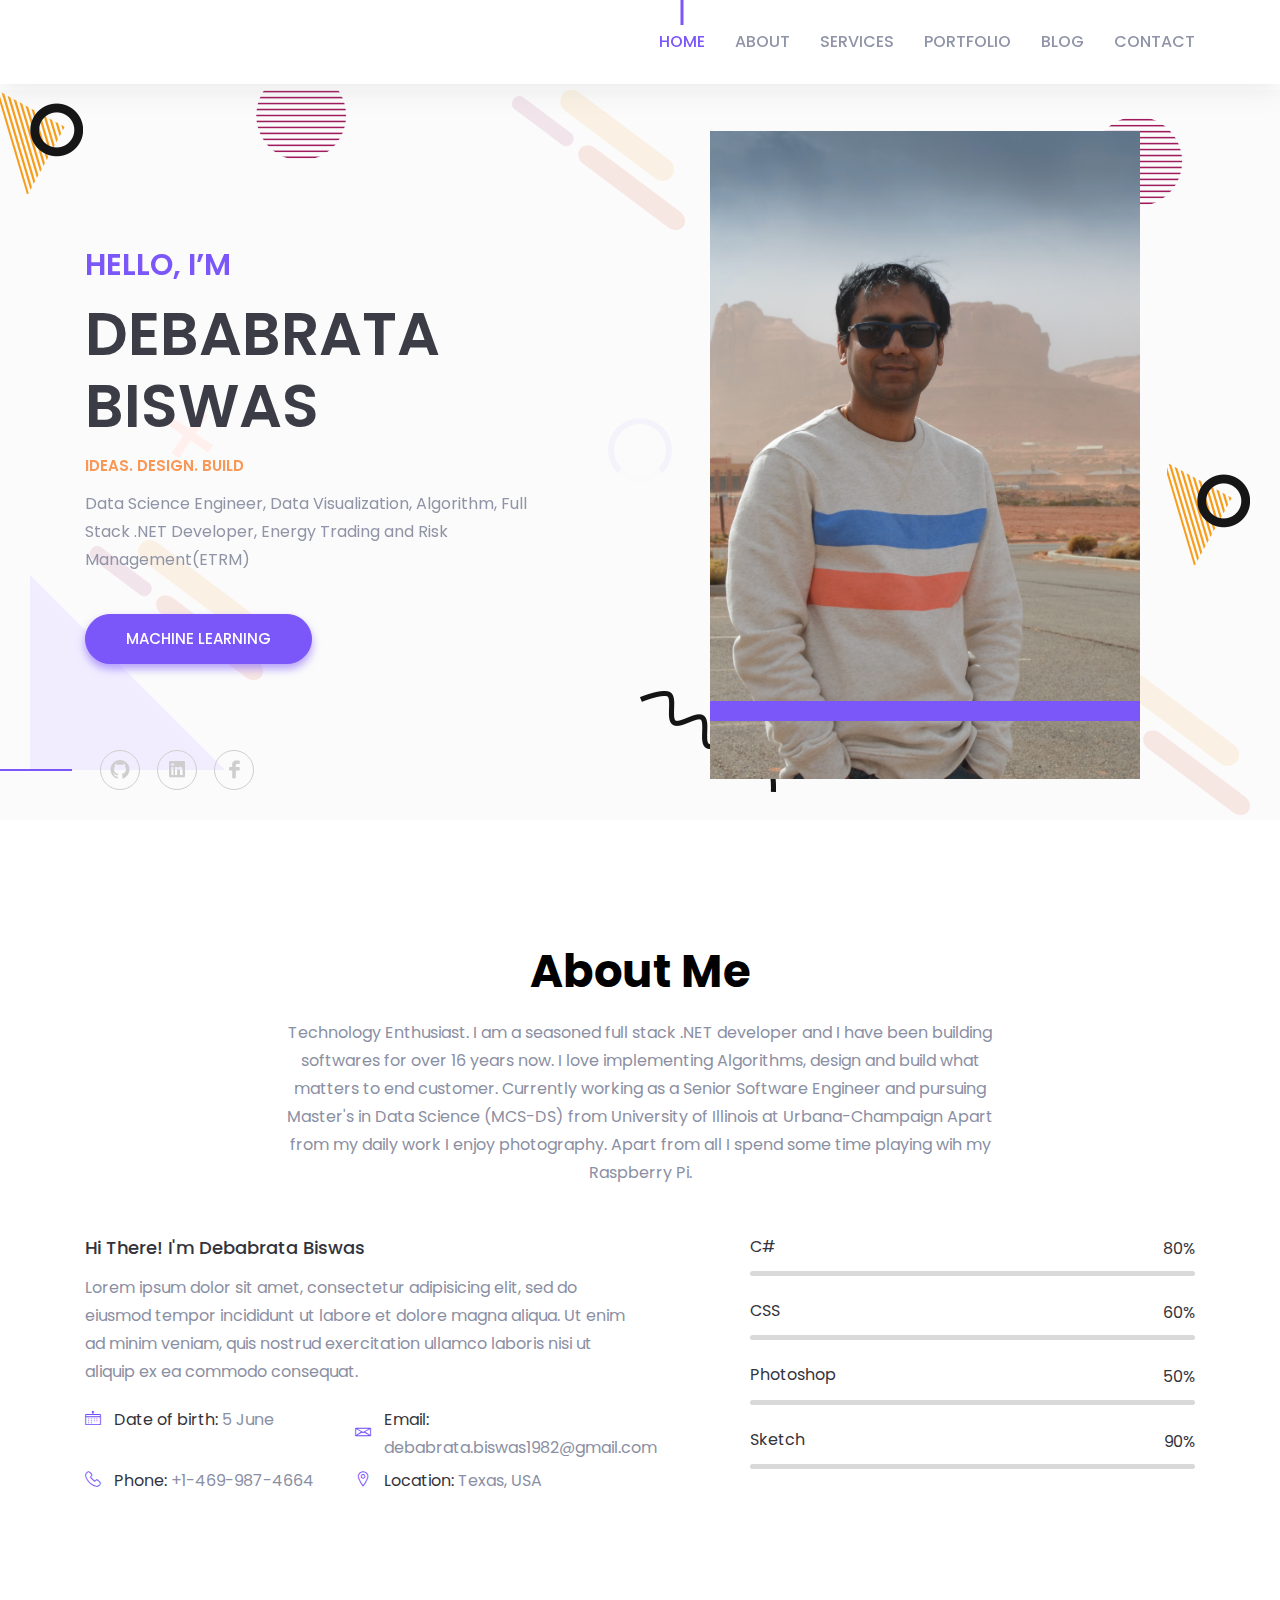
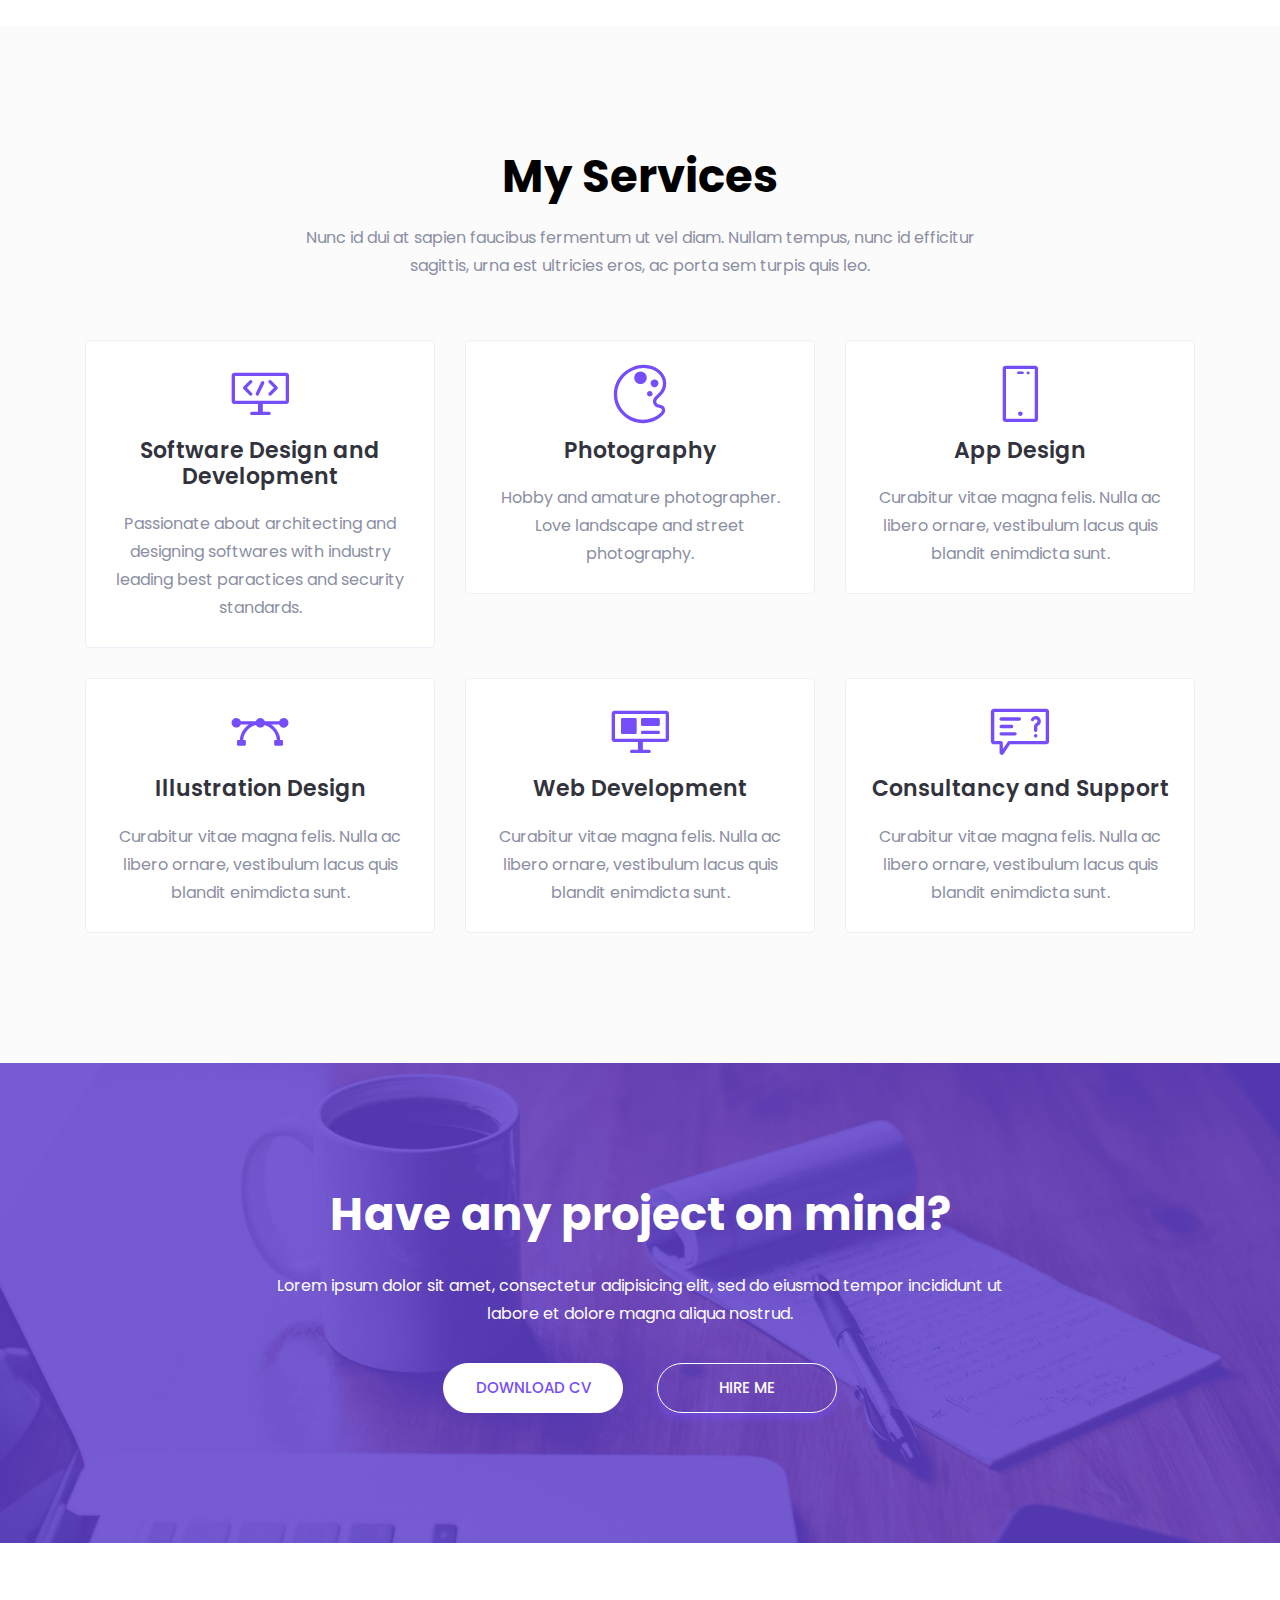
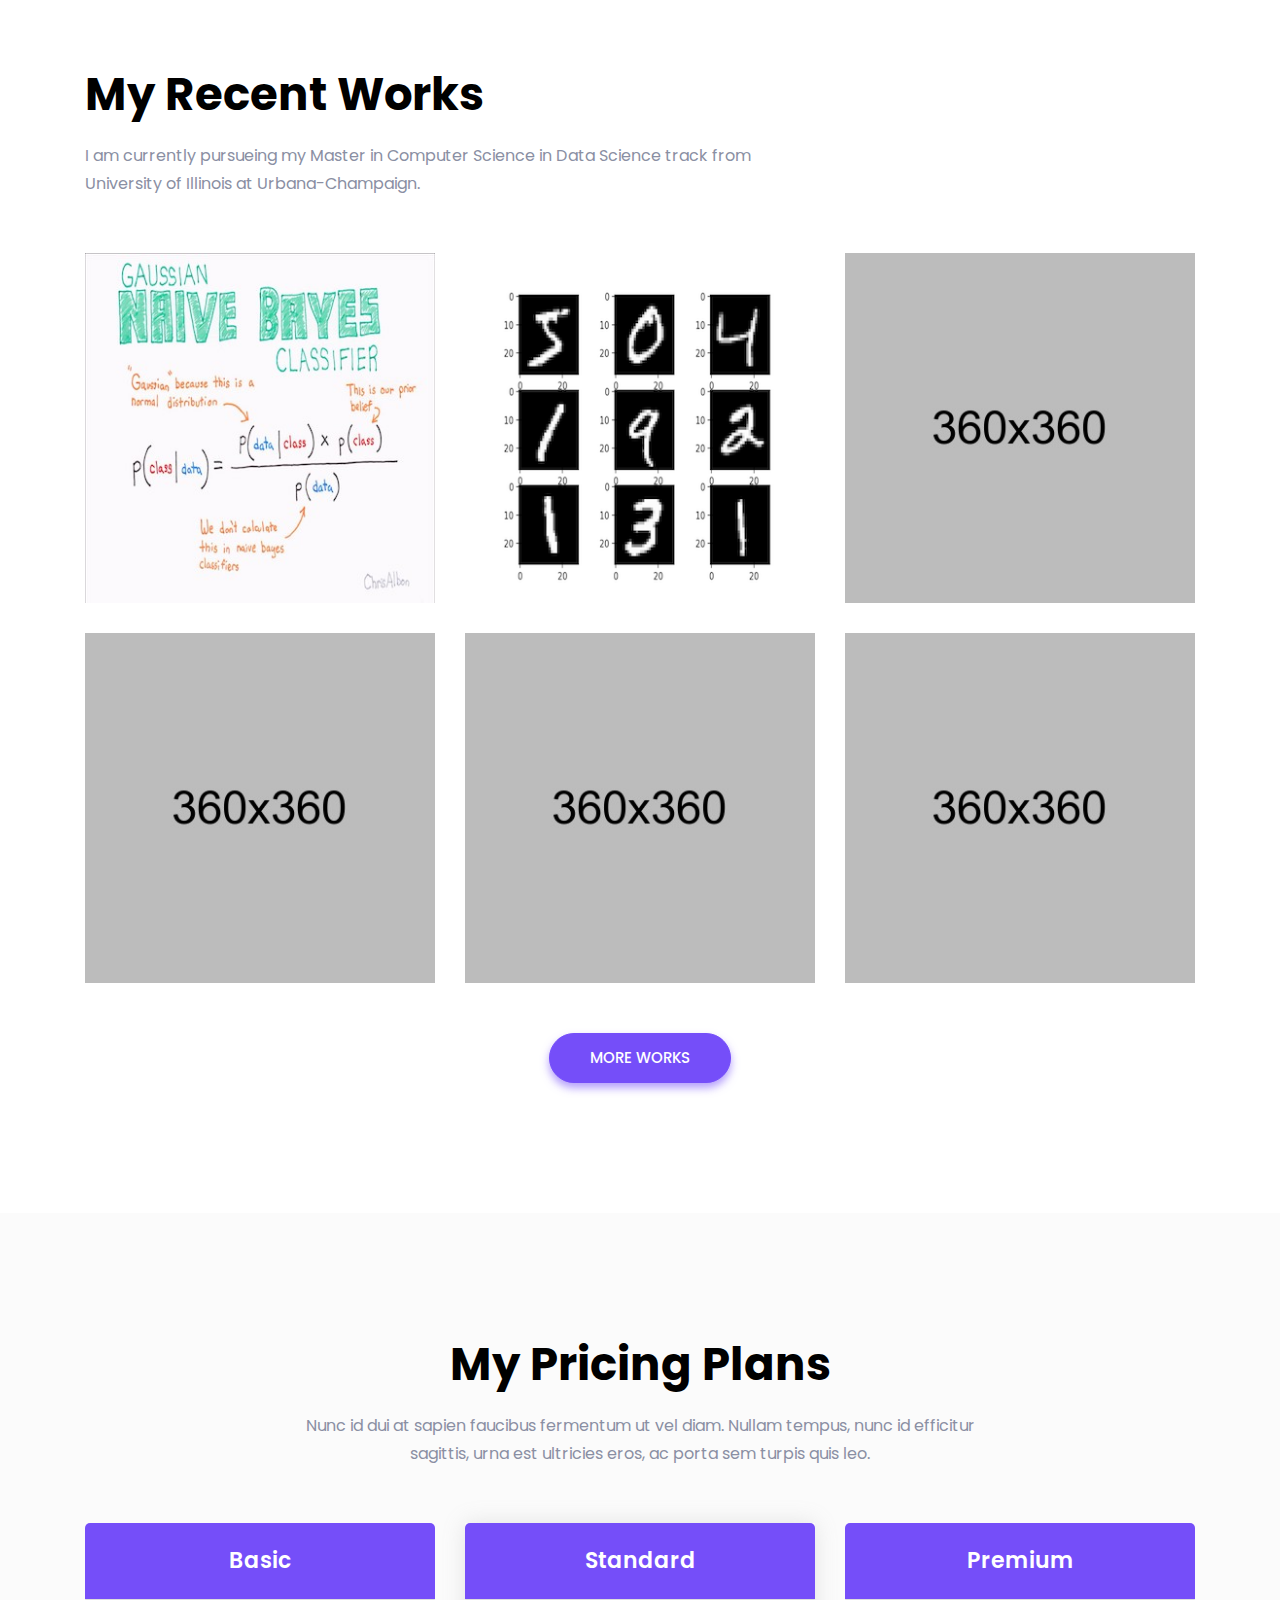
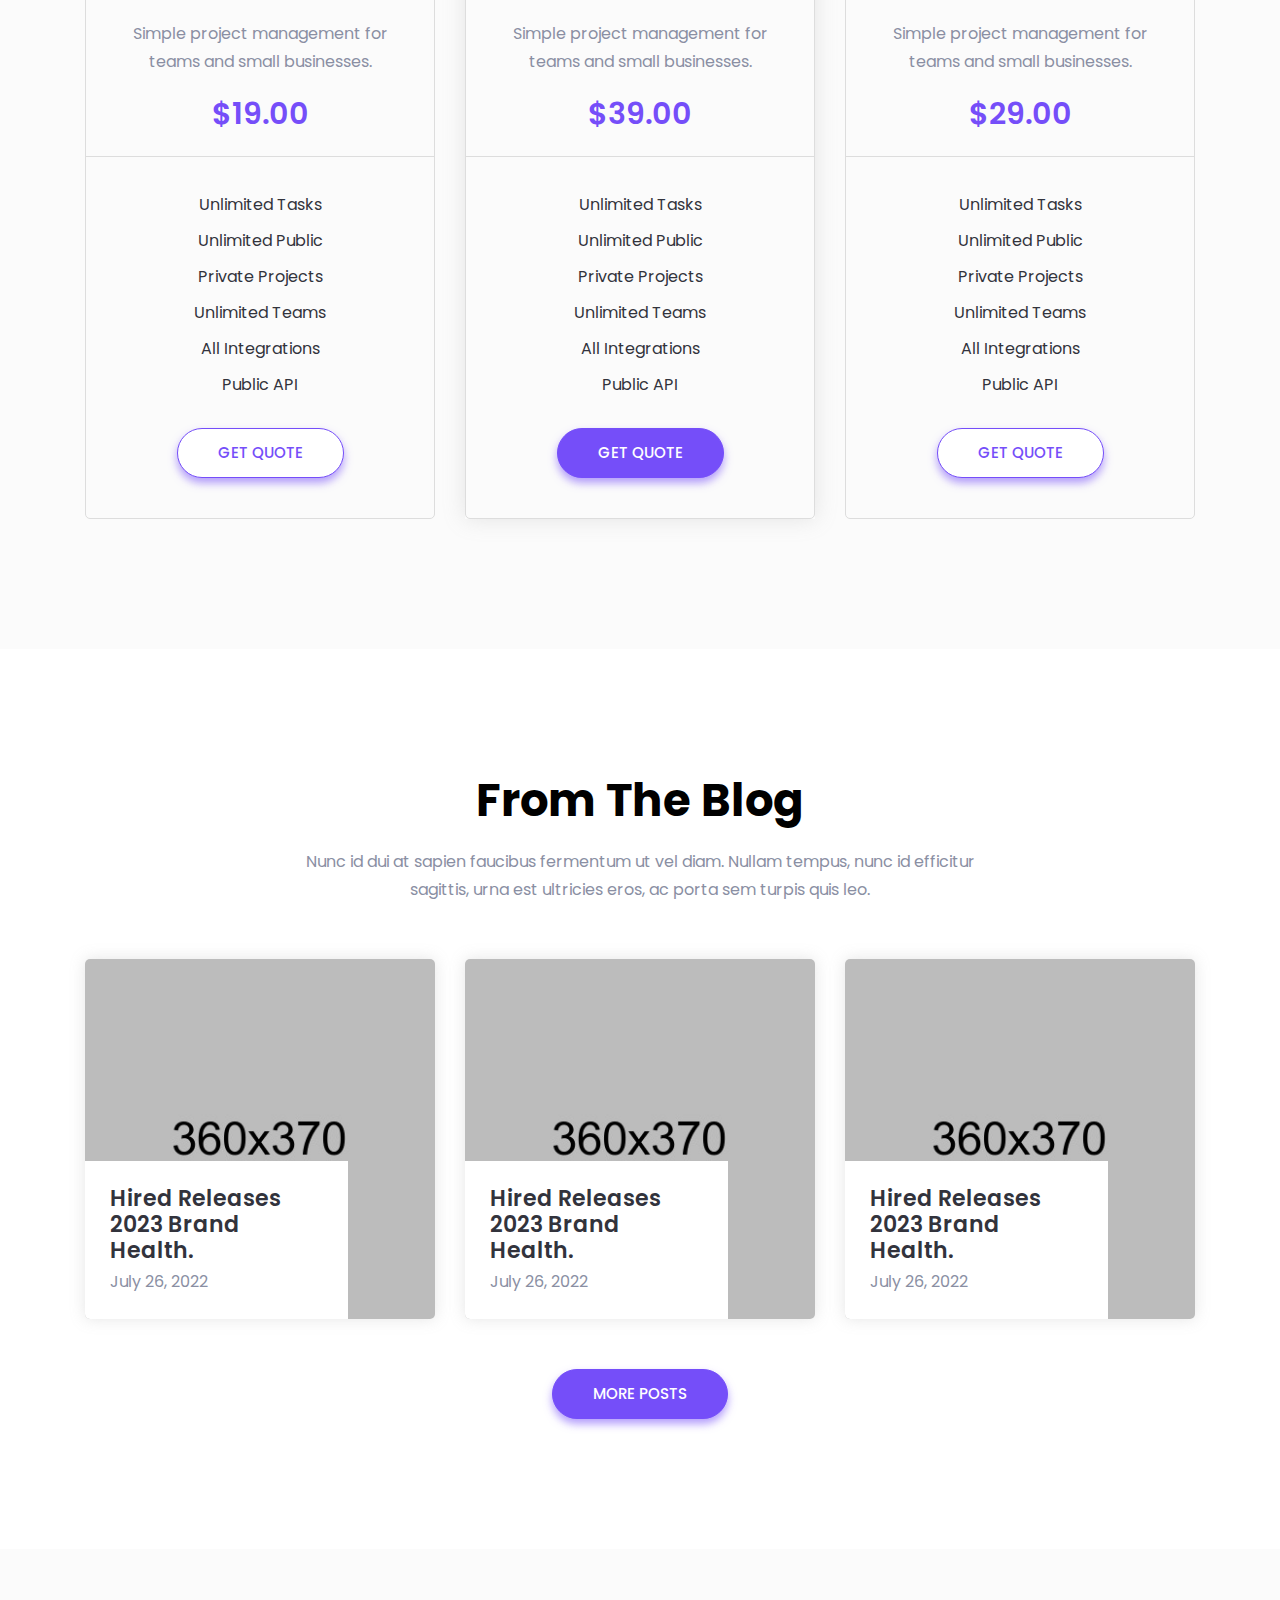
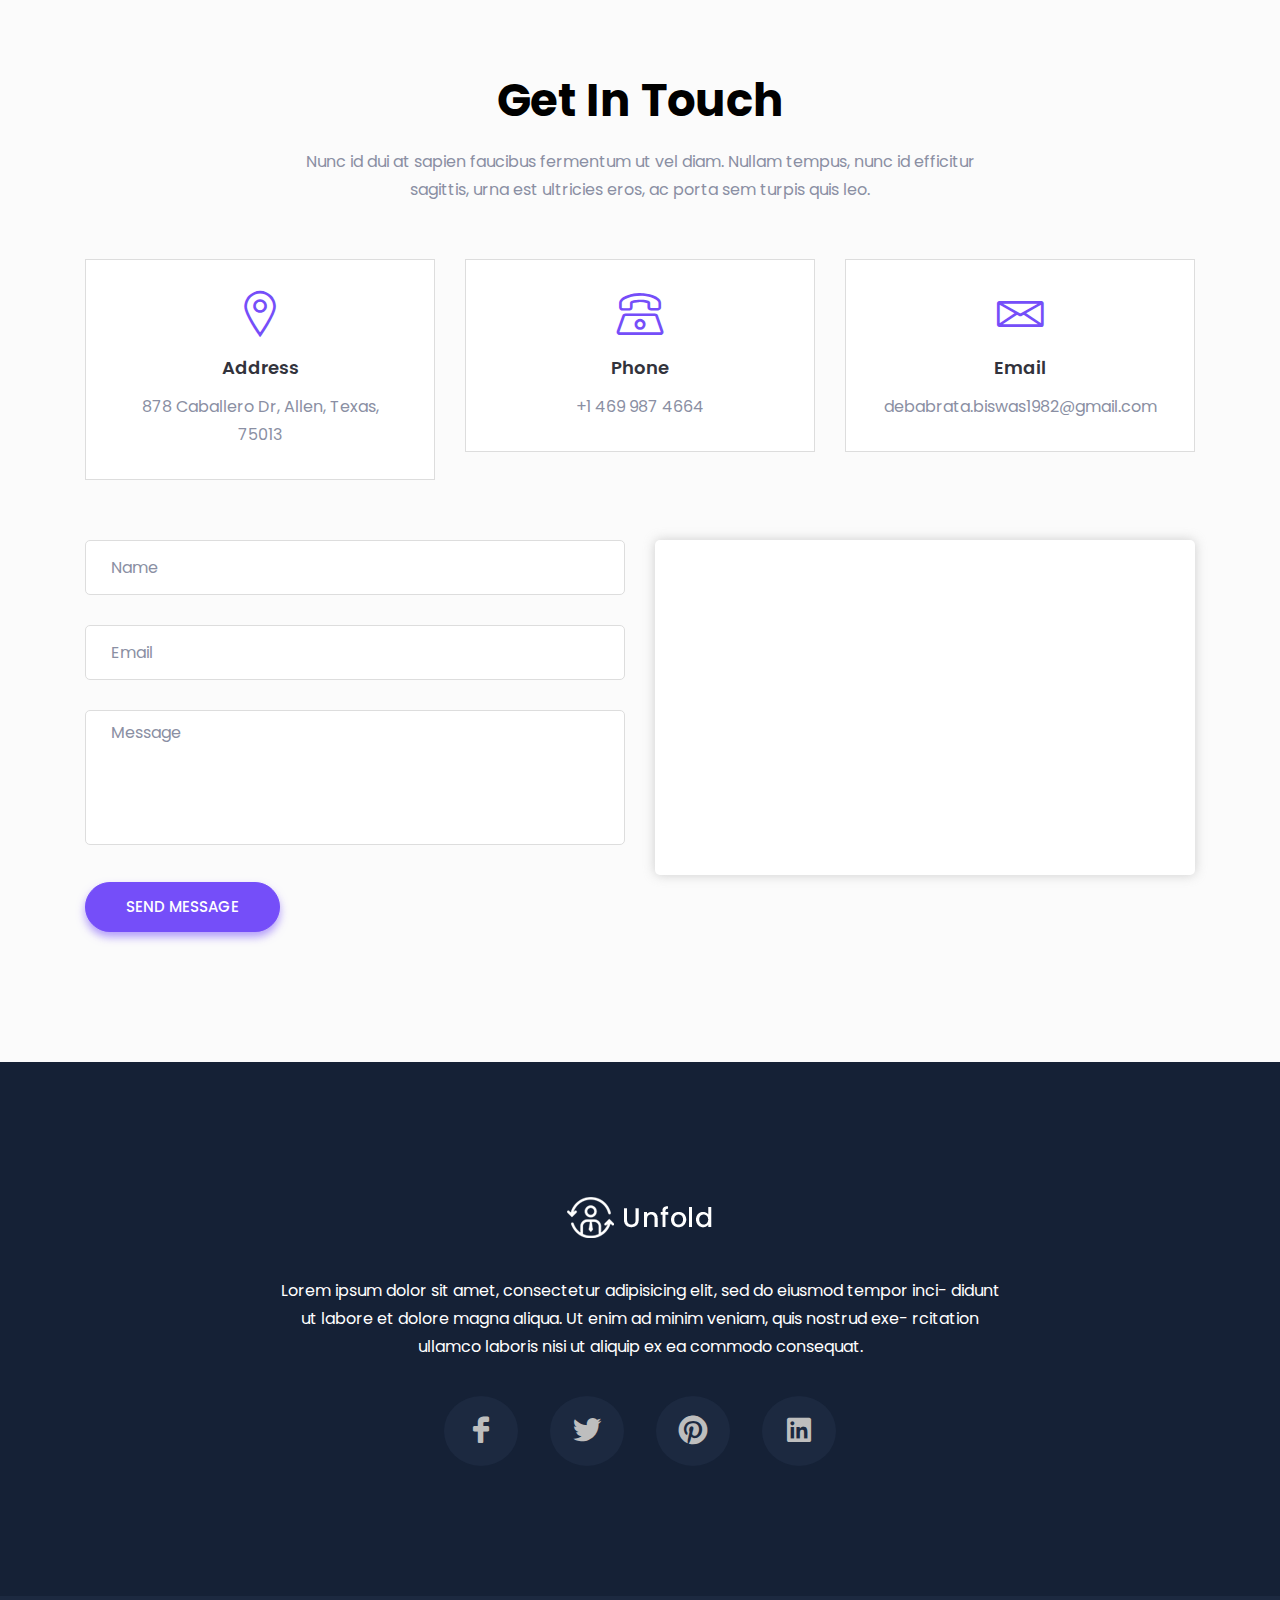
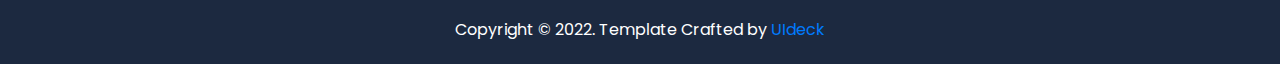
<file: Resume/index.html>
﻿<!doctype html>
<html lang="en">
<head>
    <!--====== Required meta tags ======-->
    <meta charset="utf-8">
    <meta http-equiv="x-ua-compatible" content="ie=edge">
    <meta name="description" content="">
    <meta name="viewport" content="width=device-width, initial-scale=1, shrink-to-fit=no">
    <!--====== Title ======-->
    <title>Debabrata Biswas - Professional Resume</title>
    <!--====== Favicon Icon ======-->
    <link rel="shortcut icon" href="assets/images/favicon.png" type="image/png">
    <!--====== Bootstrap css ======-->
    <link rel="stylesheet" href="assets/css/bootstrap.min.css">
    <!--====== Line Icons css ======-->
    <link rel="stylesheet" href="assets/css/LineIcons.css">
    <!--====== Magnific Popup css ======-->
    <link rel="stylesheet" href="assets/css/magnific-popup.css">
    <!--====== Default css ======-->
    <link rel="stylesheet" href="assets/css/default.css">
    <!--====== Style css ======-->
    <link rel="stylesheet" href="assets/css/style.css">

</head>
<body>
    <!--====== PRELOADER PART START ======-->
    <div class="preloader">
        <div class="loader_34">
            <div class="ytp-spinner">
                <div class="ytp-spinner-container">
                    <div class="ytp-spinner-rotator">
                        <div class="ytp-spinner-left">
                            <div class="ytp-spinner-circle"></div>
                        </div>
                        <div class="ytp-spinner-right">
                            <div class="ytp-spinner-circle"></div>
                        </div>
                    </div>
                </div>
            </div>
        </div>
    </div>
    <!--====== PRELOADER ENDS START ======-->
    <!--====== HEADER PART START ======-->
    <header id="home" class="header-area">
        <div class="navigation fixed-top">
            <div class="container">
                <div class="row">
                    <div class="col-lg-12">
                        <nav class="navbar navbar-expand-lg">
                            <a class="navbar-brand" href="index.html">
                                <!--<img src="assets/images/logo.png" alt="Logo">-->
                            </a> <!-- Logo -->
                            <button class="navbar-toggler" type="button" data-toggle="collapse" data-target="#navbarSupportedContent" aria-controls="navbarSupportedContent" aria-expanded="false" aria-label="Toggle navigation">
                                <span class="toggler-icon"></span>
                                <span class="toggler-icon"></span>
                                <span class="toggler-icon"></span>
                            </button>
                            <div class="collapse navbar-collapse" id="navbarSupportedContent">
                                <ul class="navbar-nav ml-auto">
                                    <li class="nav-item active"><a class="page-scroll" href="#home">Home</a></li>
                                    <li class="nav-item"><a class="page-scroll" href="#about">About</a></li>
                                    <li class="nav-item"><a class="page-scroll" href="#service">Services</a></li>
                                    <li class="nav-item"><a class="page-scroll" href="#work">Portfolio</a></li>
                                    <li class="nav-item"><a class="page-scroll" href="#blog">Blog</a></li>
                                    <li class="nav-item"><a class="page-scroll" href="#contact">Contact</a></li>
                                </ul>
                            </div> <!-- navbar collapse -->
                        </nav> <!-- navbar -->
                    </div>
                </div> <!-- row -->
            </div> <!-- container -->
        </div> <!-- navigation -->
        <div id="parallax" class="header-content d-flex align-items-center">
            <div class="header-shape shape-one layer" data-depth="0.10">
                <img src="assets/images/banner/shape/shape-1.png" alt="Shape">
            </div> <!-- header shape -->
            <div class="header-shape shape-tow layer" data-depth="0.30">
                <img src="assets/images/banner/shape/shape-2.png" alt="Shape">
            </div> <!-- header shape -->
            <div class="header-shape shape-three layer" data-depth="0.40">
                <img src="assets/images/banner/shape/shape-3.png" alt="Shape">
            </div> <!-- header shape -->
            <div class="header-shape shape-fore layer" data-depth="0.60">
                <img src="assets/images/banner/shape/shape-2.png" alt="Shape">
            </div> <!-- header shape -->
            <div class="header-shape shape-five layer" data-depth="0.20">
                <img src="assets/images/banner/shape/shape-1.png" alt="Shape">
            </div> <!-- header shape -->
            <div class="header-shape shape-six layer" data-depth="0.15">
                <img src="assets/images/banner/shape/shape-4.png" alt="Shape">
            </div> <!-- header shape -->
            <div class="header-shape shape-seven layer" data-depth="0.50">
                <img src="assets/images/banner/shape/shape-5.png" alt="Shape">
            </div> <!-- header shape -->
            <div class="header-shape shape-eight layer" data-depth="0.40">
                <img src="assets/images/banner/shape/shape-3.png" alt="Shape">
            </div> <!-- header shape -->
            <div class="header-shape shape-nine layer" data-depth="0.20">
                <img src="assets/images/banner/shape/shape-6.png" alt="Shape">
            </div> <!-- header shape -->
            <div class="header-shape shape-ten layer" data-depth="0.30">
                <img src="assets/images/banner/shape/shape-3.png" alt="Shape">
            </div> <!-- header shape -->
            <div class="container">
                <div class="row align-items-center">
                    <div class="col-xl-5 col-lg-6">
                        <div class="header-content-right">
                            <h4 class="sub-title">Hello, I’m</h4>
                            <h1 class="title">Debabrata Biswas</h1>
                            <h6 class="sub-title2">Ideas. Design. Build</h6>
                            <p>Data Science Engineer, Data Visualization, Algorithm, Full Stack .NET Developer, Energy Trading and Risk Management(ETRM)</p>
                            <a class="main-btn" href="#work">Machine Learning</a>
                        </div> <!-- header content right -->
                    </div>
                    <div class="col-lg-6 offset-xl-1">
                        <div class="header-image d-none d-lg-block">
                            <img src="assets/images/20170305-DSC_0848.jpg" alt="hero">
                        </div> <!-- header image -->
                    </div>
                </div> <!-- row -->
            </div> <!-- container -->
            <div class="header-social">
                <div class="container">
                    <div class="row">
                        <div class="col-lg-12">
                            <div class="header-social-icon">
                                <ul>
                                    <li><a href="https://github.com/dbiswas0605" target="_blank"><i class="lni-github-original"></i></a></li>
                                    <li><a href="https://www.linkedin.com/in/debabrata-biswas-59364144/" target="_blank"><i class="lni-linkedin-original"></i></a></li>
                                    <li><a href="https://www.facebook.com/debabrata.biswas.35" target="_blank"><i class="lni-facebook-filled"></i></a></li>
                                </ul>
                            </div> <!-- header social -->
                        </div>
                    </div> <!-- row -->
                </div> <!-- container -->
            </div> <!-- header social -->
        </div> <!-- header content -->
    </header>
    <!--====== HEADER PART ENDS ======-->
    <!--====== ABOUT PART START ======-->
    <section id="about" class="about-area pt-125 pb-130">
        <div class="container">
            <div class="row justify-content-center">
                <div class="col-lg-8">
                    <div class="section-title text-center">
                        <h2 class="title">About Me</h2>
                        <p>
                            Technology Enthusiast. I am a seasoned full stack .NET developer and I have been building softwares for over 16 years now. I love implementing
                            Algorithms, design and build what matters to end customer.
                            Currently working as a Senior Software Engineer and pursuing Master's in Data Science (MCS-DS) from University of Illinois at Urbana-Champaign
                            Apart from my daily work I enjoy photography. Apart from all I spend some time playing wih my Raspberry Pi.
                        </p>
                    </div> <!-- section title -->
                </div>
            </div> <!-- row -->
            <div class="row">
                <div class="col-lg-6">
                    <div class="about-content mt-50">
                        <h5 class="about-title">Hi There! I'm Debabrata Biswas</h5>
                        <p>Lorem ipsum dolor sit amet, consectetur adipisicing elit, sed do eiusmod tempor incididunt ut labore et dolore magna aliqua. Ut enim ad minim veniam, quis nostrud exercitation ullamco laboris nisi ut aliquip ex ea commodo consequat.</p>
                        <ul class="clearfix">
                            <li>
                                <div class="single-info d-flex align-items-center">
                                    <div class="info-icon">
                                        <i class="lni-calendar"></i>
                                    </div>
                                    <div class="info-text">
                                        <p><span>Date of birth:</span> 5 June</p>
                                    </div>
                                </div> <!-- single info -->
                            </li>
                            <li>
                                <div class="single-info d-flex align-items-center">
                                    <div class="info-icon">
                                        <i class="lni-envelope"></i>
                                    </div>
                                    <div class="info-text">
                                        <p><span>Email:</span> debabrata.biswas1982@gmail.com</p>
                                    </div>
                                </div> <!-- single info -->
                            </li>
                            <li>
                                <div class="single-info d-flex align-items-center">
                                    <div class="info-icon">
                                        <i class="lni-phone-handset"></i>
                                    </div>
                                    <div class="info-text">
                                        <p><span>Phone:</span> +1-469-987-4664</p>
                                    </div>
                                </div> <!-- single info -->
                            </li>
                            <li>
                                <div class="single-info d-flex align-items-center">
                                    <div class="info-icon">
                                        <i class="lni-map-marker"></i>
                                    </div>
                                    <div class="info-text">
                                        <p><span>Location:</span> Texas, USA</p>
                                    </div>
                                </div> <!-- single info -->
                            </li>
                        </ul>
                    </div> <!-- about content -->
                </div>
                <div class="col-xl-5 offset-xl-1 col-lg-6">
                    <div class="about-skills pt-25">
                        <div class="skill-item mt-25">
                            <div class="skill-header">
                                <h6 class="skill-title">C#</h6>
                                <div class="skill-percentage">
                                    <div class="count-box counted">
                                        <span class="counter">80</span>
                                    </div>
                                    %
                                </div>
                            </div>
                            <div class="skill-bar">
                                <div class="bar-inner">
                                    <div class="bar progress-line" data-width="80"></div>
                                </div>
                            </div>
                        </div> <!-- skill item -->
                        <div class="skill-item mt-25">
                            <div class="skill-header">
                                <h6 class="skill-title">CSS</h6>
                                <div class="skill-percentage">
                                    <div class="count-box counted">
                                        <span class="counter">60</span>
                                    </div>
                                    %
                                </div>
                            </div>
                            <div class="skill-bar">
                                <div class="bar-inner">
                                    <div class="bar progress-line" data-width="60"></div>
                                </div>
                            </div>
                        </div> <!-- skill item -->
                        <div class="skill-item mt-25">
                            <div class="skill-header">
                                <h6 class="skill-title">Photoshop</h6>
                                <div class="skill-percentage">
                                    <div class="count-box counted">
                                        <span class="counter">50</span>
                                    </div>
                                    %
                                </div>
                            </div>
                            <div class="skill-bar">
                                <div class="bar-inner">
                                    <div class="bar progress-line" data-width="50"></div>
                                </div>
                            </div>
                        </div> <!-- skill item -->
                        <div class="skill-item mt-25">
                            <div class="skill-header">
                                <h6 class="skill-title">Sketch</h6>
                                <div class="skill-percentage">
                                    <div class="count-box counted">
                                        <span class="counter">90</span>
                                    </div>
                                    %
                                </div>
                            </div>
                            <div class="skill-bar">
                                <div class="bar-inner">
                                    <div class="bar progress-line" data-width="90"></div>
                                </div>
                            </div>
                        </div> <!-- skill item -->
                    </div> <!-- about skills -->
                </div>
            </div> <!-- row -->
        </div> <!-- container -->
    </section>
    <!--====== ABOUT PART ENDS ======-->
    <!--====== SERVICES PART START ======-->
    <section id="service" class="services-area gray-bg pt-125 pb-130">
        <div class="container">
            <div class="row justify-content-center">
                <div class="col-lg-8">
                    <div class="section-title text-center pb-30">
                        <h2 class="title">My Services</h2>
                        <p>Nunc id dui at sapien faucibus fermentum ut vel diam. Nullam tempus, nunc id efficitur sagittis, urna est ultricies eros, ac porta sem turpis quis leo.</p>
                    </div> <!-- section title -->
                </div>
            </div> <!-- row -->
            <div class="row justify-content-center">
                <div class="col-lg-4 col-md-6 col-sm-8">
                    <div class="single-service text-center mt-30">
                        <div class="service-icon">
                            <i class="lni-code-alt"></i>
                        </div>
                        <div class="service-content">
                            <h4 class="service-title"><a href="#">Software Design and Development</a></h4>
                            <p>Passionate about architecting and designing softwares with industry leading best paractices and security standards.</p>
                        </div>
                    </div> <!-- single service -->
                </div>
                <div class="col-lg-4 col-md-6 col-sm-8">
                    <div class="single-service text-center mt-30">
                        <div class="service-icon">
                            <i class="lni-color-pallet"></i>
                        </div>
                        <div class="service-content">
                            <h4 class="service-title"><a href="#contact">Photography</a></h4>
                            <p>Hobby and amature photographer. Love landscape and street photography.</p>
                        </div>
                    </div> <!-- single service -->
                </div>
                <div class="col-lg-4 col-md-6 col-sm-8">
                    <div class="single-service text-center mt-30">
                        <div class="service-icon">
                            <i class="lni-mobile"></i>
                        </div>
                        <div class="service-content">
                            <h4 class="service-title"><a href="#">App Design</a></h4>
                            <p>Curabitur vitae magna felis. Nulla ac libero ornare, vestibulum lacus quis blandit enimdicta sunt.</p>
                        </div>
                    </div> <!-- single service -->
                </div>
                <div class="col-lg-4 col-md-6 col-sm-8">
                    <div class="single-service text-center mt-30">
                        <div class="service-icon">
                            <i class="lni-vector"></i>
                        </div>
                        <div class="service-content">
                            <h4 class="service-title"><a href="#">Illustration Design</a></h4>
                            <p>Curabitur vitae magna felis. Nulla ac libero ornare, vestibulum lacus quis blandit enimdicta sunt.</p>
                        </div>
                    </div> <!-- single service -->
                </div>
                <div class="col-lg-4 col-md-6 col-sm-8">
                    <div class="single-service text-center mt-30">
                        <div class="service-icon">
                            <i class="lni-website"></i>
                        </div>
                        <div class="service-content">
                            <h4 class="service-title"><a href="#">Web Development</a></h4>
                            <p>Curabitur vitae magna felis. Nulla ac libero ornare, vestibulum lacus quis blandit enimdicta sunt.</p>
                        </div>
                    </div> <!-- single service -->
                </div>
                <div class="col-lg-4 col-md-6 col-sm-8">
                    <div class="single-service text-center mt-30">
                        <div class="service-icon">
                            <i class="lni-support"></i>
                        </div>
                        <div class="service-content">
                            <h4 class="service-title"><a href="#">Consultancy and Support</a></h4>
                            <p>Curabitur vitae magna felis. Nulla ac libero ornare, vestibulum lacus quis blandit enimdicta sunt.</p>
                        </div>
                    </div> <!-- single service -->
                </div>
            </div> <!-- row -->
        </div> <!-- container -->
    </section>
    <!--====== SERVICES PART ENDS ======-->
    <!--====== CALL TO ACTION PART START ======-->
    <section id="call-to-action" class="call-to-action pt-125 pb-130 bg_cover" style="background-image: url(assets/images/call-to-action.jpg)">
        <div class="container">
            <div class="row justify-content-center">
                <div class="col-xl-8 col-lg-9">
                    <div class="call-action-content text-center">
                        <h2 class="action-title">Have any project on mind?</h2>
                        <p>Lorem ipsum dolor sit amet, consectetur adipisicing elit, sed do eiusmod tempor incididunt ut labore et dolore magna aliqua nostrud.</p>
                        <ul>
                            <li><a class="main-btn custom" href="#">download cv</a></li>
                            <li><a class="main-btn custom-2" href="#">hire me</a></li>
                        </ul>
                    </div> <!-- call action content -->
                </div>
            </div> <!-- row -->
        </div> <!-- container -->
    </section>
    <!--====== CALL TO ACTION PART ENDS ======-->
    <!--====== WORK PART START ======-->
    <section id="work" class="work-area pt-125 pb-130">
        <div class="container">
            <div class="row">
                <div class="col-lg-8">
                    <div class="section-title pb-25">
                        <h2 class="title">My Recent Works</h2>
                        <p>I am currently pursueing my Master in Computer Science in Data Science track from University of Illinois at Urbana-Champaign.</p>
                    </div> <!-- section title -->
                </div>
            </div> <!-- row -->
            <div class="row">
                <div class="col-lg-4 col-md-6 col-sm-6">
                    <div class="single-work text-center mt-30">
                        <div class="work-image">
                            <img src="assets/images/work/Naive Bayes Classifier.jpeg" alt="work">
                        </div>
                        <div class="work-overlay">
                            <div class="work-content">
                                <h3 class="work-title">Naive Bayes Classifier</h3>
                                <ul>
                                    <li><a class="image-popup" href="assets/images/work/Naive Bayes Classifier.jpeg"><i class="lni-plus"></i></a></li>
                                    <li><a href="MCS-DS/Naive Bayes Classifier.html" target="_blank"><i class="lni-link"></i></a></li>
                                </ul>
                            </div>
                        </div>
                    </div> <!-- single work -->
                </div>
                <div class="col-lg-4 col-md-6 col-sm-6">
                    <div class="single-work text-center mt-30">
                        <div class="work-image">
                            <img src="assets/images/work/ImageClassification-DigitRecognition.png" alt="work">
                        </div>
                        <div class="work-overlay">
                            <div class="work-content">
                                <h3 class="work-title">MNIST Digit Recognition</h3>
                                <ul>
                                    <li><a class="image-popup" href="assets/images/work/ImageClassification-DigitRecognition.png"><i class="lni-plus"></i></a></li>
                                    <li><a href="MCS-DS/ImageClassification-DigitRecognition.html"><i class="lni-link"></i></a></li>
                                </ul>
                            </div>
                        </div>
                    </div> <!-- single work -->
                </div>
                <div class="col-lg-4 col-md-6 col-sm-6">
                    <div class="single-work text-center mt-30">
                        <div class="work-image">
                            <img src="assets/images/work/w-3.jpg" alt="work">
                        </div>
                        <div class="work-overlay">
                            <div class="work-content">
                                <h3 class="work-title">Product Design</h3>
                                <ul>
                                    <li><a class="image-popup" href="assets/images/work/w-3.jpg"><i class="lni-plus"></i></a></li>
                                    <li><a href="#"><i class="lni-link"></i></a></li>
                                </ul>
                            </div>
                        </div>
                    </div> <!-- single work -->
                </div>
                <div class="col-lg-4 col-md-6 col-sm-6">
                    <div class="single-work text-center mt-30">
                        <div class="work-image">
                            <img src="assets/images/work/w-4.jpg" alt="work">
                        </div>
                        <div class="work-overlay">
                            <div class="work-content">
                                <h3 class="work-title">Product Design</h3>
                                <ul>
                                    <li><a class="image-popup" href="assets/images/work/w-4.jpg"><i class="lni-plus"></i></a></li>
                                    <li><a href="#"><i class="lni-link"></i></a></li>
                                </ul>
                            </div>
                        </div>
                    </div> <!-- single work -->
                </div>
                <div class="col-lg-4 col-md-6 col-sm-6">
                    <div class="single-work text-center mt-30">
                        <div class="work-image">
                            <img src="assets/images/work/w-5.jpg" alt="work">
                        </div>
                        <div class="work-overlay">
                            <div class="work-content">
                                <h3 class="work-title">Product Design</h3>
                                <ul>
                                    <li><a class="image-popup" href="assets/images/work/w-5.jpg"><i class="lni-plus"></i></a></li>
                                    <li><a href="#"><i class="lni-link"></i></a></li>
                                </ul>
                            </div>
                        </div>
                    </div> <!-- single work -->
                </div>
                <div class="col-lg-4 col-md-6 col-sm-6">
                    <div class="single-work text-center mt-30">
                        <div class="work-image">
                            <img src="assets/images/work/w-6.jpg" alt="work">
                        </div>
                        <div class="work-overlay">
                            <div class="work-content">
                                <h3 class="work-title">Product Design</h3>
                                <ul>
                                    <li><a class="image-popup" href="assets/images/work/w-6.jpg"><i class="lni-plus"></i></a></li>
                                    <li><a href="#"><i class="lni-link"></i></a></li>
                                </ul>
                            </div>
                        </div>
                    </div> <!-- single work -->
                </div>
            </div> <!-- row -->
            <div class="row">
                <div class="col-lg-12">
                    <div class="work-more text-center mt-50">
                        <a class="main-btn" href="#">more works</a>
                    </div> <!-- work more -->
                </div>
            </div> <!-- row -->
        </div> <!-- container -->
    </section>
    <!--====== WORK PART ENDS ======-->
    <!--====== PRICING PART START ======-->
    <section id="pricing" class="pricing-area gray-bg pt-125 pb-130">
        <div class="container">
            <div class="row justify-content-center">
                <div class="col-lg-8">
                    <div class="section-title text-center pb-25">
                        <h2 class="title">My Pricing Plans</h2>
                        <p>Nunc id dui at sapien faucibus fermentum ut vel diam. Nullam tempus, nunc id efficitur sagittis, urna est ultricies eros, ac porta sem turpis quis leo.</p>
                    </div> <!-- section title -->
                </div>
            </div> <!-- row -->
            <div class="row justify-content-center">
                <div class="col-lg-4 col-md-8 col-sm-9">
                    <div class="single-pricing text-center mt-30">
                        <div class="pricing-package">
                            <h4 class="package-title">Basic</h4>
                        </div>
                        <div class="pricing-body">
                            <div class="pricing-text">
                                <p>Simple project management for teams and small businesses.</p>
                                <span class="price">$19.00</span>
                            </div>
                            <div class="pricing-list">
                                <ul>
                                    <li>Unlimited Tasks</li>
                                    <li>Unlimited Public</li>
                                    <li>Private Projects</li>
                                    <li>Unlimited Teams</li>
                                    <li>All Integrations</li>
                                    <li>Public API</li>
                                </ul>
                            </div>
                            <div class="pricing-btn">
                                <a class="main-btn" href="#contact">get quote</a>
                            </div>
                        </div>
                    </div> <!-- single pricing -->
                </div>
                <div class="col-lg-4 col-md-8 col-sm-9">
                    <div class="single-pricing active text-center mt-30">
                        <div class="pricing-package">
                            <h4 class="package-title">Standard</h4>
                        </div>
                        <div class="pricing-body">
                            <div class="pricing-text">
                                <p>Simple project management for teams and small businesses.</p>
                                <span class="price">$39.00</span>
                            </div>
                            <div class="pricing-list">
                                <ul>
                                    <li>Unlimited Tasks</li>
                                    <li>Unlimited Public</li>
                                    <li>Private Projects</li>
                                    <li>Unlimited Teams</li>
                                    <li>All Integrations</li>
                                    <li>Public API</li>
                                </ul>
                            </div>
                            <div class="pricing-btn">
                                <a class="main-btn" href="#contact">get quote</a>
                            </div>
                        </div>
                    </div> <!-- single pricing -->
                </div>
                <div class="col-lg-4 col-md-8 col-sm-9">
                    <div class="single-pricing text-center mt-30">
                        <div class="pricing-package">
                            <h4 class="package-title">Premium</h4>
                        </div>
                        <div class="pricing-body">
                            <div class="pricing-text">
                                <p>Simple project management for teams and small businesses.</p>
                                <span class="price">$29.00</span>
                            </div>
                            <div class="pricing-list">
                                <ul>
                                    <li>Unlimited Tasks</li>
                                    <li>Unlimited Public</li>
                                    <li>Private Projects</li>
                                    <li>Unlimited Teams</li>
                                    <li>All Integrations</li>
                                    <li>Public API</li>
                                </ul>
                            </div>
                            <div class="pricing-btn">
                                <a class="main-btn" href="#contact">get quote</a>
                            </div>
                        </div>
                    </div> <!-- single pricing -->
                </div>
            </div> <!-- row -->
        </div> <!-- container -->
    </section>
    <!--====== PRICING PART ENDS ======-->
    <!--====== BLOG PART START ======-->
    <section id="blog" class="blog-area pt-125 pb-130">
        <div class="container">
            <div class="row justify-content-center">
                <div class="col-lg-8">
                    <div class="section-title text-center pb-25">
                        <h2 class="title">From The Blog</h2>
                        <p>Nunc id dui at sapien faucibus fermentum ut vel diam. Nullam tempus, nunc id efficitur sagittis, urna est ultricies eros, ac porta sem turpis quis leo.</p>
                    </div> <!-- section title -->
                </div>
            </div> <!-- row -->
            <div class="row justify-content-center">
                <div class="col-lg-4 col-md-8 col-sm-9">
                    <div class="single-blog mt-30">
                        <div class="blog-image">
                            <img src="assets/images/blog/b-1.jpg" alt="Blog">
                        </div>
                        <div class="blog-content">
                            <h4 class="blog-title"><a href="#">Hired Releases 2023 Brand Health.</a></h4>
                            <span>July 26, 2022</span>
                        </div>
                    </div> <!-- single blog -->
                </div>
                <div class="col-lg-4 col-md-8 col-sm-9">
                    <div class="single-blog mt-30">
                        <div class="blog-image">
                            <img src="assets/images/blog/b-2.jpg" alt="Blog">
                        </div>
                        <div class="blog-content">
                            <h4 class="blog-title"><a href="#">Hired Releases 2023 Brand Health.</a></h4>
                            <span>July 26, 2022</span>
                        </div>
                    </div> <!-- single blog -->
                </div>
                <div class="col-lg-4 col-md-8 col-sm-9">
                    <div class="single-blog mt-30">
                        <div class="blog-image">
                            <img src="assets/images/blog/b-3.jpg" alt="Blog">
                        </div>
                        <div class="blog-content">
                            <h4 class="blog-title"><a href="#">Hired Releases 2023 Brand Health.</a></h4>
                            <span>July 26, 2022</span>
                        </div>
                    </div> <!-- single blog -->
                </div>
            </div> <!-- row -->
            <div class="row">
                <div class="col-lg-12">
                    <div class="blog-more text-center mt-50">
                        <a class="main-btn" href="#">More posts</a>
                    </div> <!-- blog more -->
                </div>
            </div> <!-- row -->
        </div> <!-- container -->
    </section>
    <!--====== BLOG PART ENDS ======-->
    <!--====== CONTACT PART START ======-->
    <section id="contact" class="contact-area pt-125 pb-130 gray-bg">
        <div class="container">
            <div class="row justify-content-center">
                <div class="col-lg-8">
                    <div class="section-title text-center pb-25">
                        <h2 class="title">Get In Touch</h2>
                        <p>Nunc id dui at sapien faucibus fermentum ut vel diam. Nullam tempus, nunc id efficitur sagittis, urna est ultricies eros, ac porta sem turpis quis leo.</p>
                    </div> <!-- section title -->
                </div>
            </div> <!-- row -->
            <div class="row justify-content-center">
                <div class="col-lg-4 col-md-6 col-sm-7">
                    <div class="contact-box text-center mt-30">
                        <div class="contact-icon">
                            <i class="lni-map-marker"></i>
                        </div>
                        <div class="contact-content">
                            <h6 class="contact-title">Address</h6>
                            <p>878 Caballero Dr, Allen, Texas, 75013</p>
                        </div>
                    </div> <!-- contact box -->
                </div>
                <div class="col-lg-4 col-md-6 col-sm-7">
                    <div class="contact-box text-center mt-30">
                        <div class="contact-icon">
                            <i class="lni-phone"></i>
                        </div>
                        <div class="contact-content">
                            <h6 class="contact-title">Phone</h6>
                            <p>+1 469 987 4664</p>
                        </div>
                    </div> <!-- contact box -->
                </div>
                <div class="col-lg-4 col-md-6 col-sm-7">
                    <div class="contact-box text-center mt-30">
                        <div class="contact-icon">
                            <i class="lni-envelope"></i>
                        </div>
                        <div class="contact-content">
                            <h6 class="contact-title">Email</h6>
                            <p>debabrata.biswas1982@gmail.com</p>
                        </div>
                    </div> <!-- contact box -->
                </div>
            </div> <!-- row -->
            <div class="row">
                <div class="col-lg-6">
                    <div class="contact-form pt-30">
                        <form id="contact-form" action="assets/contact.php">
                            <div class="single-form">
                                <input type="text" name="name" placeholder="Name">
                            </div> <!-- single form -->
                            <div class="single-form">
                                <input type="email" name="email" placeholder="Email">
                            </div> <!-- single form -->
                            <div class="single-form">
                                <textarea name="message" placeholder="Message"></textarea>
                            </div> <!-- single form -->
                            <p class="form-message"></p>
                            <div class="single-form">
                                <button class="main-btn" type="submit">Send Message</button>
                            </div> <!-- single form -->
                        </form>
                    </div> <!-- contact form -->
                </div>
                <div class="col-lg-6">
                    <div class="contact-map mt-60">
                        <div class="gmap_canvas">
                            <iframe id="gmap_canvas" src="https://maps.google.com/maps?q=Allen%2C%20Texas%2C%20CA%2C%20USA&t=&z=13&ie=UTF8&iwloc=&output=embed" frameborder="0" scrolling="no" marginheight="0" marginwidth="0"></iframe>
                        </div>
                    </div> <!-- contact map -->
                </div>
            </div> <!-- row -->
        </div> <!-- container -->
    </section>
    <!--====== CONTACT PART ENDS ======-->
    <!--====== FOOTER PART START ======-->
    <footer id="footer" class="footer-area">
        <div class="footer-widget pt-130 pb-130">
            <div class="container">
                <div class="row justify-content-center">
                    <div class="col-lg-8">
                        <div class="footer-content text-center">
                            <a href="index.html">
                                <img src="assets/images/logo-2.png" alt="Logo">
                            </a>
                            <p class="mt-">Lorem ipsum dolor sit amet, consectetur adipisicing elit, sed do eiusmod tempor inci- didunt ut labore et dolore magna aliqua. Ut enim ad minim veniam, quis nostrud exe- rcitation ullamco laboris nisi ut aliquip ex ea commodo consequat.</p>
                            <ul>
                                <li><a href="https://www.facebook.com/debabrata.biswas.35" target="_blank"><i class="lni-facebook-filled"></i></a></li>
                                <li><a href="#"><i class="lni-twitter-original"></i></a></li>
                                <li><a href="#"><i class="lni-pinterest"></i></a></li>
                                <li><a href="#"><i class="lni-linkedin-original"></i></a></li>
                            </ul>
                        </div> <!-- footer content -->
                    </div>
                </div> <!-- row -->
            </div> <!-- container -->
        </div> <!-- footer widget -->
        <div class="footer-copyright pb-20">
            <div class="container">
                <div class="row">
                    <div class="col-lg-12">
                        <div class="copyright-text text-center pt-20">
                            <p>Copyright © 2022. Template Crafted by <a href="https://uideck.com" rel="nofollow">UIdeck</a></p>
                        </div> <!-- copyright text -->
                    </div>
                </div> <!-- row -->
            </div> <!-- container -->
        </div> <!-- footer widget -->
    </footer>
    <!--====== FOOTER PART ENDS ======-->
    <!--====== BACK TOP TOP PART START ======-->
    <a href="#" class="back-to-top"><i class="lni-chevron-up"></i></a>
    <!--====== BACK TOP TOP PART ENDS ======-->
    <!--====== jquery js ======-->
    <script src="assets/js/vendor/modernizr-3.6.0.min.js"></script>
    <script src="assets/js/vendor/jquery-1.12.4.min.js"></script>
    <!--====== Bootstrap js ======-->
    <script src="assets/js/bootstrap.min.js"></script>
    <script src="assets/js/popper.min.js"></script>
    <!--====== Magnific Popup js ======-->
    <script src="assets/js/jquery.magnific-popup.min.js"></script>
    <!--====== Parallax js ======-->
    <script src="assets/js/parallax.min.js"></script>
    <!--====== Counter Up js ======-->
    <script src="assets/js/waypoints.min.js"></script>
    <script src="assets/js/jquery.counterup.min.js"></script>

    <!--====== Appear js ======-->
    <script src="assets/js/jquery.appear.min.js"></script>
    <!--====== Scrolling js ======-->
    <script src="assets/js/scrolling-nav.js"></script>
    <script src="assets/js/jquery.easing.min.js"></script>

    <!--====== Main js ======-->
    <script src="assets/js/main.js"></script>
</body>
</html>
</file>
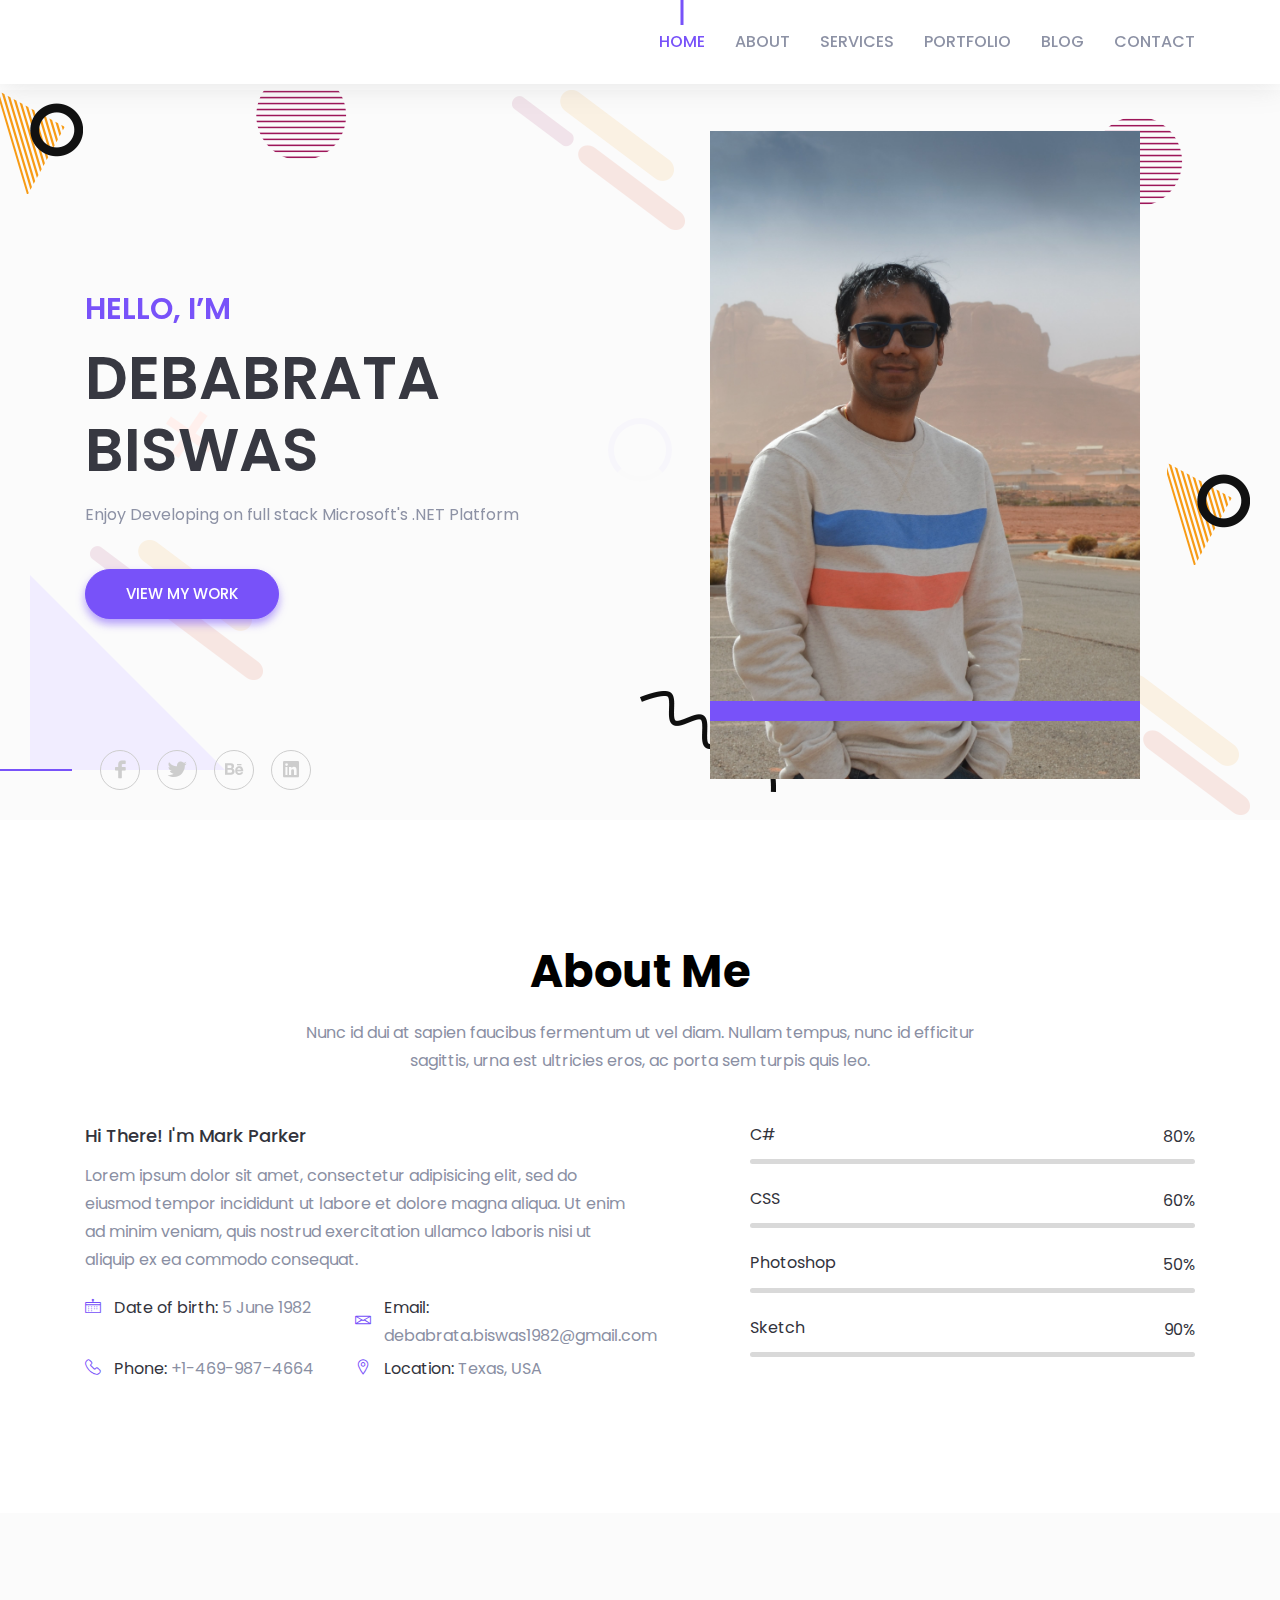
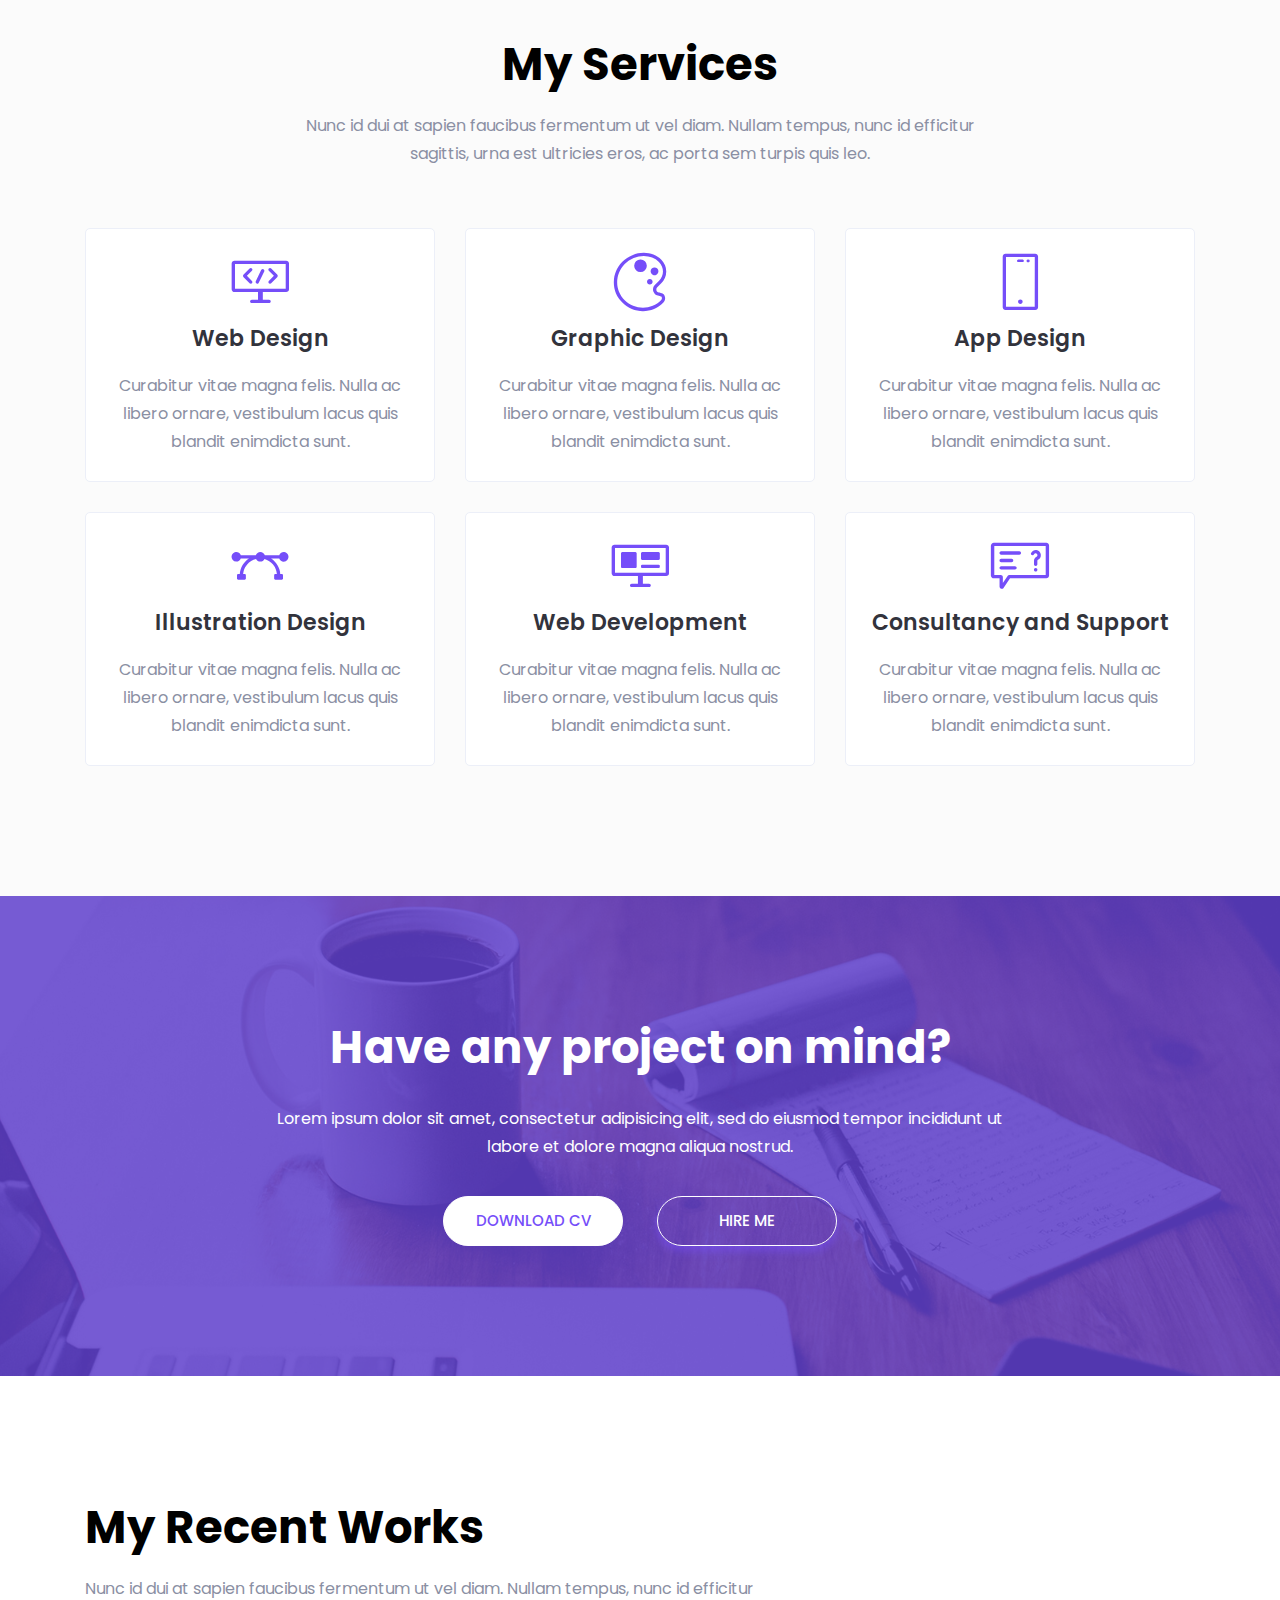
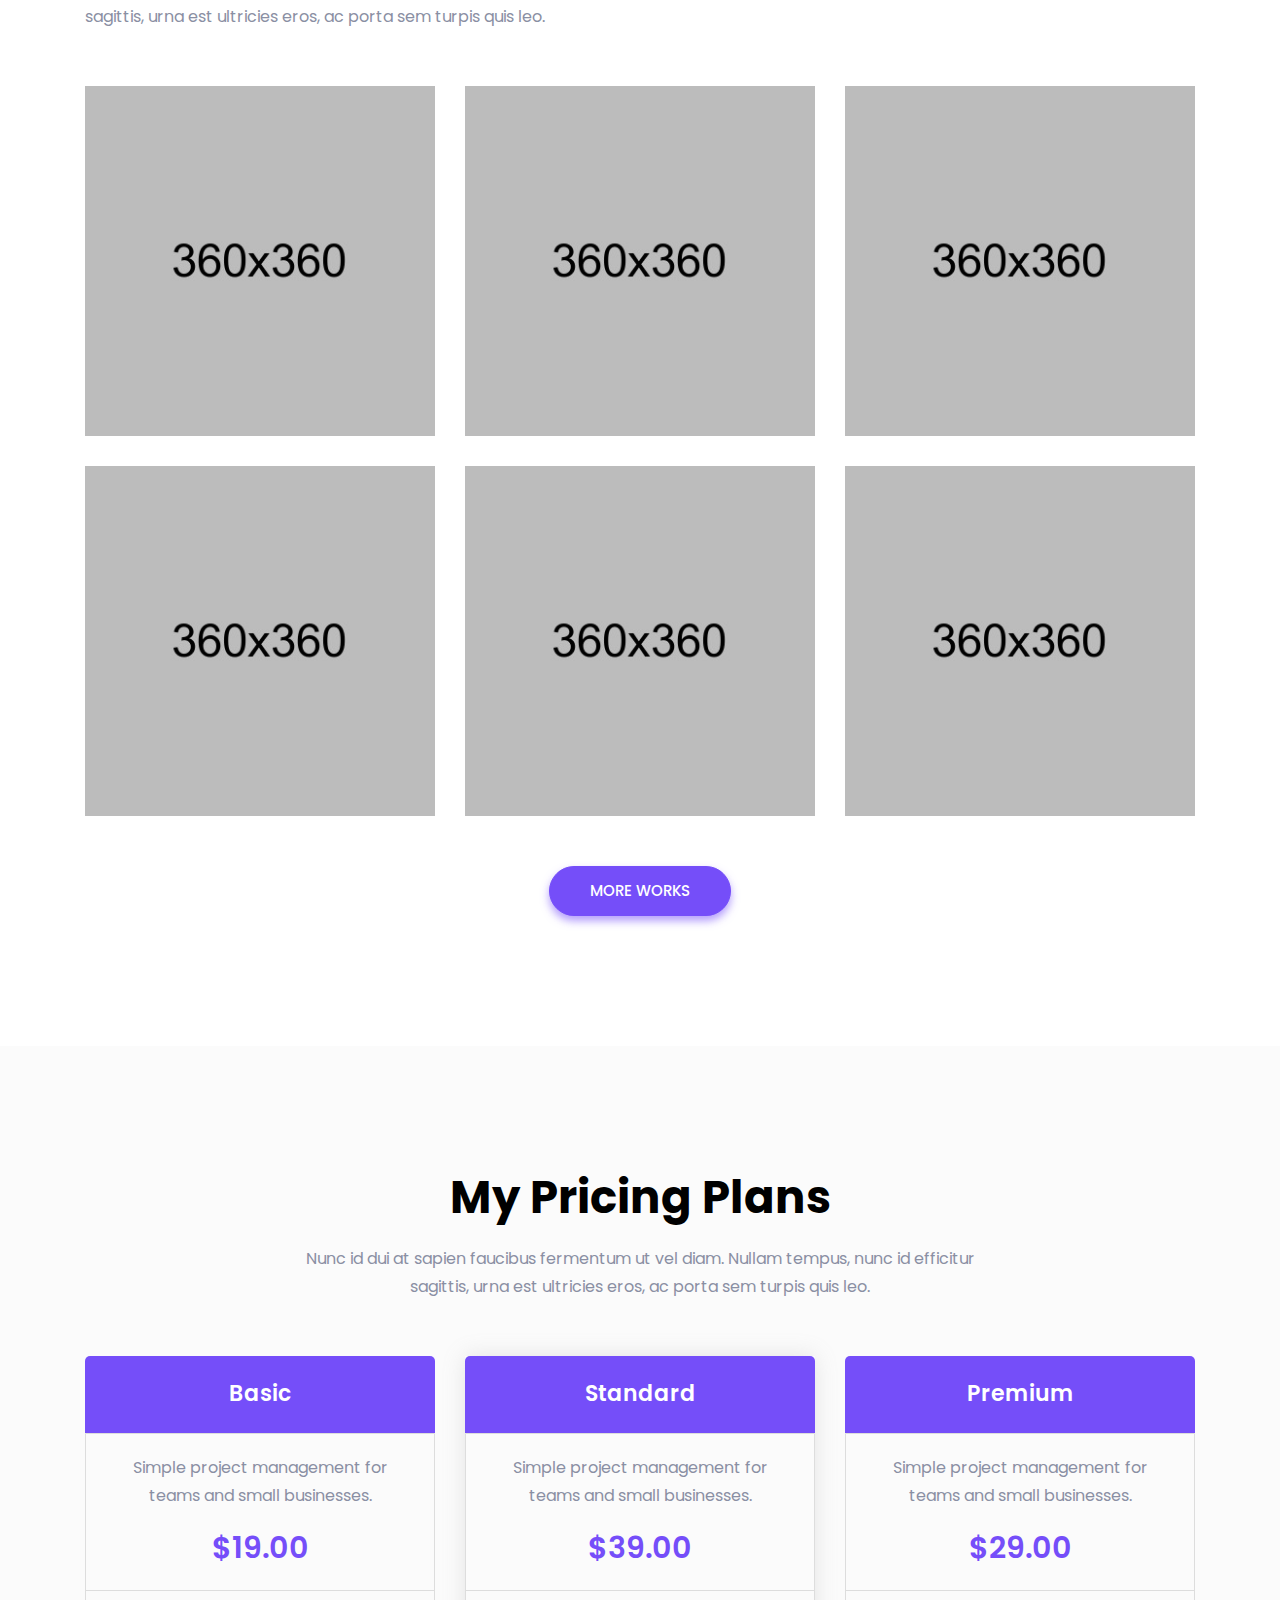
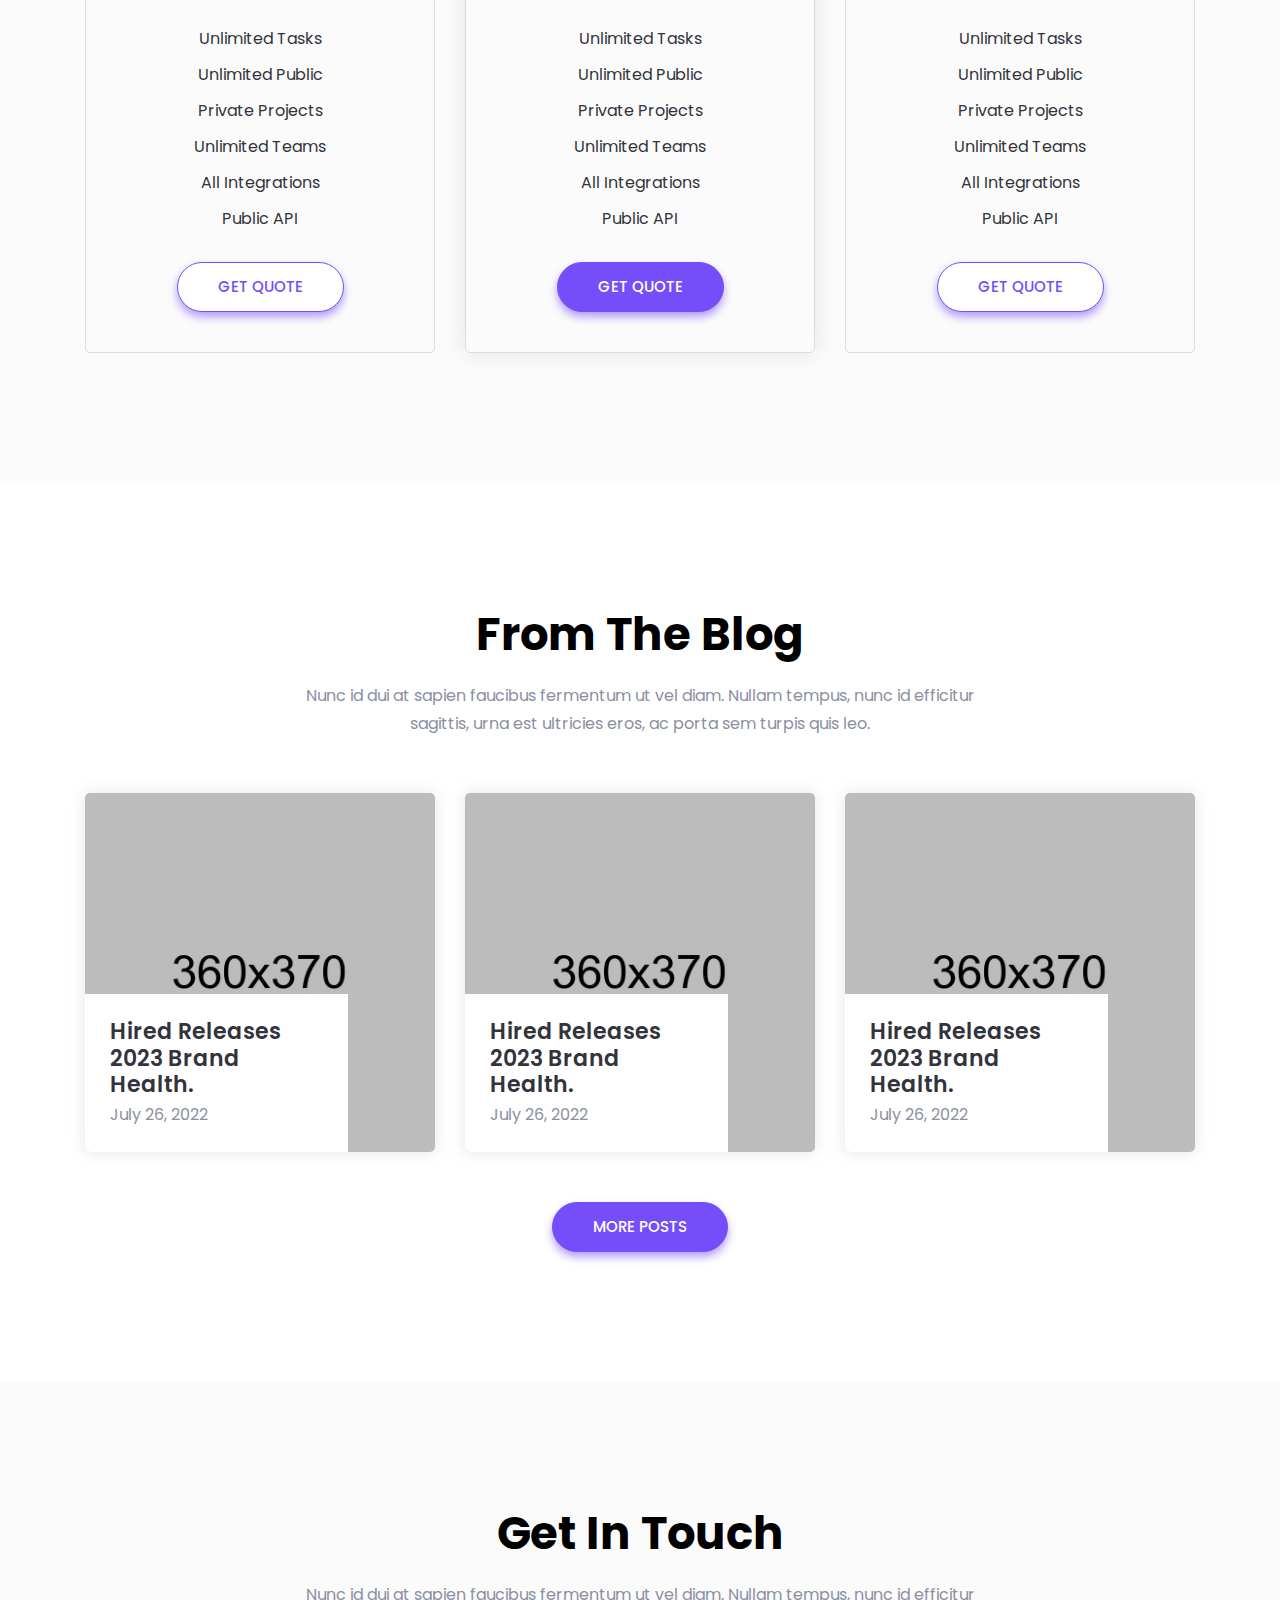
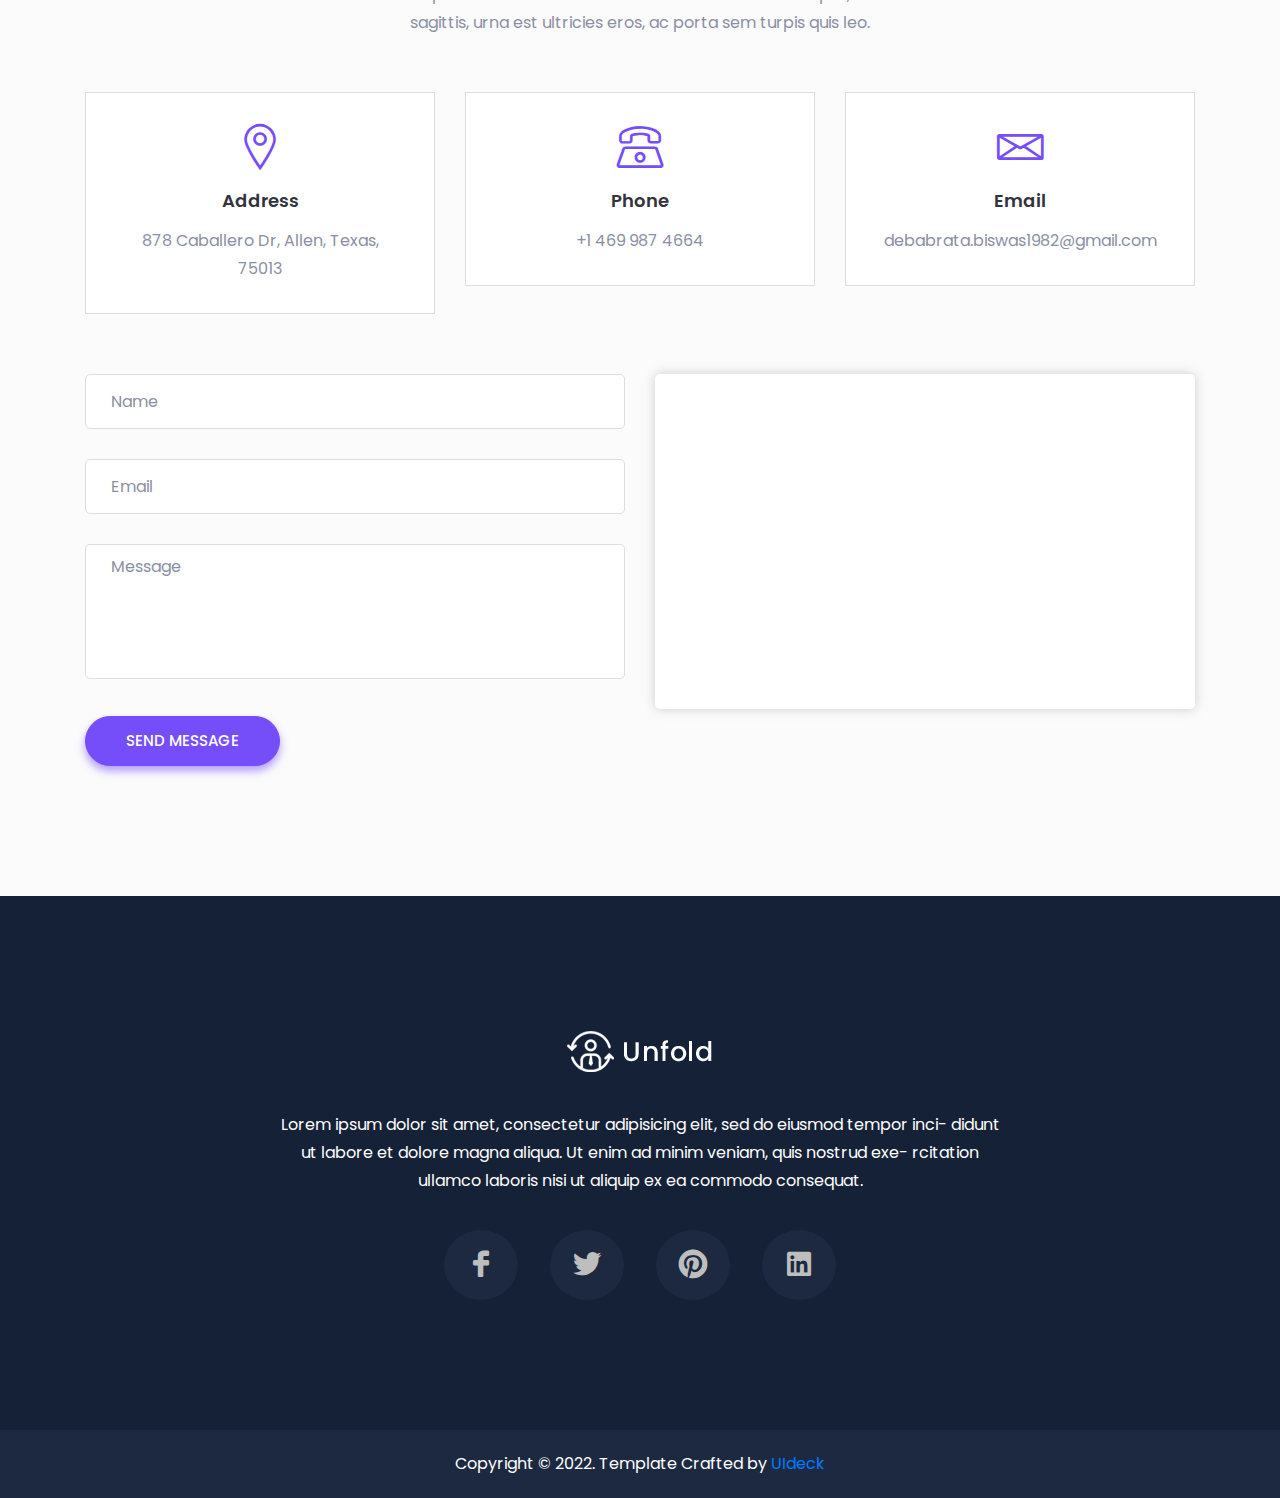
<file: Resume/obj/Release/Package/PackageTmp/index.html>
﻿<!doctype html>
<html lang="en">
<head>
    <!--====== Required meta tags ======-->
    <meta charset="utf-8">
    <meta http-equiv="x-ua-compatible" content="ie=edge">
    <meta name="description" content="">
    <meta name="viewport" content="width=device-width, initial-scale=1, shrink-to-fit=no">
    <!--====== Title ======-->
    <title>Unfold - Personal Portfolio & CV Template</title>
    <!--====== Favicon Icon ======-->
    <link rel="shortcut icon" href="assets/images/favicon.png" type="image/png">
    <!--====== Bootstrap css ======-->
    <link rel="stylesheet" href="assets/css/bootstrap.min.css">
    <!--====== Line Icons css ======-->
    <link rel="stylesheet" href="assets/css/LineIcons.css">
    <!--====== Magnific Popup css ======-->
    <link rel="stylesheet" href="assets/css/magnific-popup.css">
    <!--====== Default css ======-->
    <link rel="stylesheet" href="assets/css/default.css">
    <!--====== Style css ======-->
    <link rel="stylesheet" href="assets/css/style.css">

</head>
<body>
    <!--====== PRELOADER PART START ======-->
    <div class="preloader">
        <div class="loader_34">
            <div class="ytp-spinner">
                <div class="ytp-spinner-container">
                    <div class="ytp-spinner-rotator">
                        <div class="ytp-spinner-left">
                            <div class="ytp-spinner-circle"></div>
                        </div>
                        <div class="ytp-spinner-right">
                            <div class="ytp-spinner-circle"></div>
                        </div>
                    </div>
                </div>
            </div>
        </div>
    </div>
    <!--====== PRELOADER ENDS START ======-->
    <!--====== HEADER PART START ======-->
    <header id="home" class="header-area">
        <div class="navigation fixed-top">
            <div class="container">
                <div class="row">
                    <div class="col-lg-12">
                        <nav class="navbar navbar-expand-lg">
                            <a class="navbar-brand" href="index.html">
                                <!--<img src="assets/images/logo.png" alt="Logo">-->
                            </a> <!-- Logo -->
                            <button class="navbar-toggler" type="button" data-toggle="collapse" data-target="#navbarSupportedContent" aria-controls="navbarSupportedContent" aria-expanded="false" aria-label="Toggle navigation">
                                <span class="toggler-icon"></span>
                                <span class="toggler-icon"></span>
                                <span class="toggler-icon"></span>
                            </button>
                            <div class="collapse navbar-collapse" id="navbarSupportedContent">
                                <ul class="navbar-nav ml-auto">
                                    <li class="nav-item active"><a class="page-scroll" href="#home">Home</a></li>
                                    <li class="nav-item"><a class="page-scroll" href="#about">About</a></li>
                                    <li class="nav-item"><a class="page-scroll" href="#service">Services</a></li>
                                    <li class="nav-item"><a class="page-scroll" href="#work">Portfolio</a></li>
                                    <li class="nav-item"><a class="page-scroll" href="#blog">Blog</a></li>
                                    <li class="nav-item"><a class="page-scroll" href="#contact">Contact</a></li>
                                </ul>
                            </div> <!-- navbar collapse -->
                        </nav> <!-- navbar -->
                    </div>
                </div> <!-- row -->
            </div> <!-- container -->
        </div> <!-- navigation -->
        <div id="parallax" class="header-content d-flex align-items-center">
            <div class="header-shape shape-one layer" data-depth="0.10">
                <img src="assets/images/banner/shape/shape-1.png" alt="Shape">
            </div> <!-- header shape -->
            <div class="header-shape shape-tow layer" data-depth="0.30">
                <img src="assets/images/banner/shape/shape-2.png" alt="Shape">
            </div> <!-- header shape -->
            <div class="header-shape shape-three layer" data-depth="0.40">
                <img src="assets/images/banner/shape/shape-3.png" alt="Shape">
            </div> <!-- header shape -->
            <div class="header-shape shape-fore layer" data-depth="0.60">
                <img src="assets/images/banner/shape/shape-2.png" alt="Shape">
            </div> <!-- header shape -->
            <div class="header-shape shape-five layer" data-depth="0.20">
                <img src="assets/images/banner/shape/shape-1.png" alt="Shape">
            </div> <!-- header shape -->
            <div class="header-shape shape-six layer" data-depth="0.15">
                <img src="assets/images/banner/shape/shape-4.png" alt="Shape">
            </div> <!-- header shape -->
            <div class="header-shape shape-seven layer" data-depth="0.50">
                <img src="assets/images/banner/shape/shape-5.png" alt="Shape">
            </div> <!-- header shape -->
            <div class="header-shape shape-eight layer" data-depth="0.40">
                <img src="assets/images/banner/shape/shape-3.png" alt="Shape">
            </div> <!-- header shape -->
            <div class="header-shape shape-nine layer" data-depth="0.20">
                <img src="assets/images/banner/shape/shape-6.png" alt="Shape">
            </div> <!-- header shape -->
            <div class="header-shape shape-ten layer" data-depth="0.30">
                <img src="assets/images/banner/shape/shape-3.png" alt="Shape">
            </div> <!-- header shape -->
            <div class="container">
                <div class="row align-items-center">
                    <div class="col-xl-5 col-lg-6">
                        <div class="header-content-right">
                            <h4 class="sub-title">Hello, I’m</h4>
                            <h1 class="title">Debabrata Biswas</h1>
                            <p>Enjoy Developing on full stack Microsoft's .NET Platform</p>
                            <a class="main-btn" href="#work">View my Work</a>
                        </div> <!-- header content right -->
                    </div>
                    <div class="col-lg-6 offset-xl-1">
                        <div class="header-image d-none d-lg-block">
                            <img src="assets/images/20170305-DSC_0848.jpg" alt="hero">
                        </div> <!-- header image -->
                    </div>
                </div> <!-- row -->
            </div> <!-- container -->
            <div class="header-social">
                <div class="container">
                    <div class="row">
                        <div class="col-lg-12">
                            <div class="header-social-icon">
                                <ul>
                                    <li><a href="https://www.facebook.com/debabrata.biswas.35" target="_blank"><i class="lni-facebook-filled"></i></a></li>
                                    <li><a href="#"><i class="lni-twitter-original"></i></a></li>
                                    <li><a href="#"><i class="lni-behance-original"></i></a></li>
                                    <li><a href="https://www.linkedin.com/in/debabrata-biswas-59364144/" target="_blank"><i class="lni-linkedin-original"></i></a></li>
                                </ul>
                            </div> <!-- header social -->
                        </div>
                    </div> <!-- row -->
                </div> <!-- container -->
            </div> <!-- header social -->
        </div> <!-- header content -->
    </header>
    <!--====== HEADER PART ENDS ======-->
    <!--====== ABOUT PART START ======-->
    <section id="about" class="about-area pt-125 pb-130">
        <div class="container">
            <div class="row justify-content-center">
                <div class="col-lg-8">
                    <div class="section-title text-center">
                        <h2 class="title">About Me</h2>
                        <p>Nunc id dui at sapien faucibus fermentum ut vel diam. Nullam tempus, nunc id efficitur sagittis, urna est ultricies eros, ac porta sem turpis quis leo.</p>
                    </div> <!-- section title -->
                </div>
            </div> <!-- row -->
            <div class="row">
                <div class="col-lg-6">
                    <div class="about-content mt-50">
                        <h5 class="about-title">Hi There! I'm Mark Parker</h5>
                        <p>Lorem ipsum dolor sit amet, consectetur adipisicing elit, sed do eiusmod tempor incididunt ut labore et dolore magna aliqua. Ut enim ad minim veniam, quis nostrud exercitation ullamco laboris nisi ut aliquip ex ea commodo consequat.</p>
                        <ul class="clearfix">
                            <li>
                                <div class="single-info d-flex align-items-center">
                                    <div class="info-icon">
                                        <i class="lni-calendar"></i>
                                    </div>
                                    <div class="info-text">
                                        <p><span>Date of birth:</span> 5 June 1982</p>
                                    </div>
                                </div> <!-- single info -->
                            </li>
                            <li>
                                <div class="single-info d-flex align-items-center">
                                    <div class="info-icon">
                                        <i class="lni-envelope"></i>
                                    </div>
                                    <div class="info-text">
                                        <p><span>Email:</span> debabrata.biswas1982@gmail.com</p>
                                    </div>
                                </div> <!-- single info -->
                            </li>
                            <li>
                                <div class="single-info d-flex align-items-center">
                                    <div class="info-icon">
                                        <i class="lni-phone-handset"></i>
                                    </div>
                                    <div class="info-text">
                                        <p><span>Phone:</span> +1-469-987-4664</p>
                                    </div>
                                </div> <!-- single info -->
                            </li>
                            <li>
                                <div class="single-info d-flex align-items-center">
                                    <div class="info-icon">
                                        <i class="lni-map-marker"></i>
                                    </div>
                                    <div class="info-text">
                                        <p><span>Location:</span> Texas, USA</p>
                                    </div>
                                </div> <!-- single info -->
                            </li>
                        </ul>
                    </div> <!-- about content -->
                </div>
                <div class="col-xl-5 offset-xl-1 col-lg-6">
                    <div class="about-skills pt-25">
                        <div class="skill-item mt-25">
                            <div class="skill-header">
                                <h6 class="skill-title">C#</h6>
                                <div class="skill-percentage">
                                    <div class="count-box counted">
                                        <span class="counter">80</span>
                                    </div>
                                    %
                                </div>
                            </div>
                            <div class="skill-bar">
                                <div class="bar-inner">
                                    <div class="bar progress-line" data-width="80"></div>
                                </div>
                            </div>
                        </div> <!-- skill item -->
                        <div class="skill-item mt-25">
                            <div class="skill-header">
                                <h6 class="skill-title">CSS</h6>
                                <div class="skill-percentage">
                                    <div class="count-box counted">
                                        <span class="counter">60</span>
                                    </div>
                                    %
                                </div>
                            </div>
                            <div class="skill-bar">
                                <div class="bar-inner">
                                    <div class="bar progress-line" data-width="60"></div>
                                </div>
                            </div>
                        </div> <!-- skill item -->
                        <div class="skill-item mt-25">
                            <div class="skill-header">
                                <h6 class="skill-title">Photoshop</h6>
                                <div class="skill-percentage">
                                    <div class="count-box counted">
                                        <span class="counter">50</span>
                                    </div>
                                    %
                                </div>
                            </div>
                            <div class="skill-bar">
                                <div class="bar-inner">
                                    <div class="bar progress-line" data-width="50"></div>
                                </div>
                            </div>
                        </div> <!-- skill item -->
                        <div class="skill-item mt-25">
                            <div class="skill-header">
                                <h6 class="skill-title">Sketch</h6>
                                <div class="skill-percentage">
                                    <div class="count-box counted">
                                        <span class="counter">90</span>
                                    </div>
                                    %
                                </div>
                            </div>
                            <div class="skill-bar">
                                <div class="bar-inner">
                                    <div class="bar progress-line" data-width="90"></div>
                                </div>
                            </div>
                        </div> <!-- skill item -->
                    </div> <!-- about skills -->
                </div>
            </div> <!-- row -->
        </div> <!-- container -->
    </section>
    <!--====== ABOUT PART ENDS ======-->
    <!--====== SERVICES PART START ======-->
    <section id="service" class="services-area gray-bg pt-125 pb-130">
        <div class="container">
            <div class="row justify-content-center">
                <div class="col-lg-8">
                    <div class="section-title text-center pb-30">
                        <h2 class="title">My Services</h2>
                        <p>Nunc id dui at sapien faucibus fermentum ut vel diam. Nullam tempus, nunc id efficitur sagittis, urna est ultricies eros, ac porta sem turpis quis leo.</p>
                    </div> <!-- section title -->
                </div>
            </div> <!-- row -->
            <div class="row justify-content-center">
                <div class="col-lg-4 col-md-6 col-sm-8">
                    <div class="single-service text-center mt-30">
                        <div class="service-icon">
                            <i class="lni-code-alt"></i>
                        </div>
                        <div class="service-content">
                            <h4 class="service-title"><a href="#">Web Design</a></h4>
                            <p>Curabitur vitae magna felis. Nulla ac libero ornare, vestibulum lacus quis blandit enimdicta sunt.</p>
                        </div>
                    </div> <!-- single service -->
                </div>
                <div class="col-lg-4 col-md-6 col-sm-8">
                    <div class="single-service text-center mt-30">
                        <div class="service-icon">
                            <i class="lni-color-pallet"></i>
                        </div>
                        <div class="service-content">
                            <h4 class="service-title"><a href="#contact">Graphic Design</a></h4>
                            <p>Curabitur vitae magna felis. Nulla ac libero ornare, vestibulum lacus quis blandit enimdicta sunt.</p>
                        </div>
                    </div> <!-- single service -->
                </div>
                <div class="col-lg-4 col-md-6 col-sm-8">
                    <div class="single-service text-center mt-30">
                        <div class="service-icon">
                            <i class="lni-mobile"></i>
                        </div>
                        <div class="service-content">
                            <h4 class="service-title"><a href="#">App Design</a></h4>
                            <p>Curabitur vitae magna felis. Nulla ac libero ornare, vestibulum lacus quis blandit enimdicta sunt.</p>
                        </div>
                    </div> <!-- single service -->
                </div>
                <div class="col-lg-4 col-md-6 col-sm-8">
                    <div class="single-service text-center mt-30">
                        <div class="service-icon">
                            <i class="lni-vector"></i>
                        </div>
                        <div class="service-content">
                            <h4 class="service-title"><a href="#">Illustration Design</a></h4>
                            <p>Curabitur vitae magna felis. Nulla ac libero ornare, vestibulum lacus quis blandit enimdicta sunt.</p>
                        </div>
                    </div> <!-- single service -->
                </div>
                <div class="col-lg-4 col-md-6 col-sm-8">
                    <div class="single-service text-center mt-30">
                        <div class="service-icon">
                            <i class="lni-website"></i>
                        </div>
                        <div class="service-content">
                            <h4 class="service-title"><a href="#">Web Development</a></h4>
                            <p>Curabitur vitae magna felis. Nulla ac libero ornare, vestibulum lacus quis blandit enimdicta sunt.</p>
                        </div>
                    </div> <!-- single service -->
                </div>
                <div class="col-lg-4 col-md-6 col-sm-8">
                    <div class="single-service text-center mt-30">
                        <div class="service-icon">
                            <i class="lni-support"></i>
                        </div>
                        <div class="service-content">
                            <h4 class="service-title"><a href="#">Consultancy and Support</a></h4>
                            <p>Curabitur vitae magna felis. Nulla ac libero ornare, vestibulum lacus quis blandit enimdicta sunt.</p>
                        </div>
                    </div> <!-- single service -->
                </div>
            </div> <!-- row -->
        </div> <!-- container -->
    </section>
    <!--====== SERVICES PART ENDS ======-->
    <!--====== CALL TO ACTION PART START ======-->
    <section id="call-to-action" class="call-to-action pt-125 pb-130 bg_cover" style="background-image: url(assets/images/call-to-action.jpg)">
        <div class="container">
            <div class="row justify-content-center">
                <div class="col-xl-8 col-lg-9">
                    <div class="call-action-content text-center">
                        <h2 class="action-title">Have any project on mind?</h2>
                        <p>Lorem ipsum dolor sit amet, consectetur adipisicing elit, sed do eiusmod tempor incididunt ut labore et dolore magna aliqua nostrud.</p>
                        <ul>
                            <li><a class="main-btn custom" href="#">download cv</a></li>
                            <li><a class="main-btn custom-2" href="#">hire me</a></li>
                        </ul>
                    </div> <!-- call action content -->
                </div>
            </div> <!-- row -->
        </div> <!-- container -->
    </section>
    <!--====== CALL TO ACTION PART ENDS ======-->
    <!--====== WORK PART START ======-->
    <section id="work" class="work-area pt-125 pb-130">
        <div class="container">
            <div class="row">
                <div class="col-lg-8">
                    <div class="section-title pb-25">
                        <h2 class="title">My Recent Works</h2>
                        <p>Nunc id dui at sapien faucibus fermentum ut vel diam. Nullam tempus, nunc id efficitur sagittis, urna est ultricies eros, ac porta sem turpis quis leo.</p>
                    </div> <!-- section title -->
                </div>
            </div> <!-- row -->
            <div class="row">
                <div class="col-lg-4 col-md-6 col-sm-6">
                    <div class="single-work text-center mt-30">
                        <div class="work-image">
                            <img src="assets/images/work/w-1.jpg" alt="work">
                        </div>
                        <div class="work-overlay">
                            <div class="work-content">
                                <h3 class="work-title">Product Design</h3>
                                <ul>
                                    <li><a class="image-popup" href="assets/images/work/w-1.jpg"><i class="lni-plus"></i></a></li>
                                    <li><a href="#"><i class="lni-link"></i></a></li>
                                </ul>
                            </div>
                        </div>
                    </div> <!-- single work -->
                </div>
                <div class="col-lg-4 col-md-6 col-sm-6">
                    <div class="single-work text-center mt-30">
                        <div class="work-image">
                            <img src="assets/images/work/w-2.jpg" alt="work">
                        </div>
                        <div class="work-overlay">
                            <div class="work-content">
                                <h3 class="work-title">Product Design</h3>
                                <ul>
                                    <li><a class="image-popup" href="assets/images/work/w-2.jpg"><i class="lni-plus"></i></a></li>
                                    <li><a href="#"><i class="lni-link"></i></a></li>
                                </ul>
                            </div>
                        </div>
                    </div> <!-- single work -->
                </div>
                <div class="col-lg-4 col-md-6 col-sm-6">
                    <div class="single-work text-center mt-30">
                        <div class="work-image">
                            <img src="assets/images/work/w-3.jpg" alt="work">
                        </div>
                        <div class="work-overlay">
                            <div class="work-content">
                                <h3 class="work-title">Product Design</h3>
                                <ul>
                                    <li><a class="image-popup" href="assets/images/work/w-3.jpg"><i class="lni-plus"></i></a></li>
                                    <li><a href="#"><i class="lni-link"></i></a></li>
                                </ul>
                            </div>
                        </div>
                    </div> <!-- single work -->
                </div>
                <div class="col-lg-4 col-md-6 col-sm-6">
                    <div class="single-work text-center mt-30">
                        <div class="work-image">
                            <img src="assets/images/work/w-4.jpg" alt="work">
                        </div>
                        <div class="work-overlay">
                            <div class="work-content">
                                <h3 class="work-title">Product Design</h3>
                                <ul>
                                    <li><a class="image-popup" href="assets/images/work/w-4.jpg"><i class="lni-plus"></i></a></li>
                                    <li><a href="#"><i class="lni-link"></i></a></li>
                                </ul>
                            </div>
                        </div>
                    </div> <!-- single work -->
                </div>
                <div class="col-lg-4 col-md-6 col-sm-6">
                    <div class="single-work text-center mt-30">
                        <div class="work-image">
                            <img src="assets/images/work/w-5.jpg" alt="work">
                        </div>
                        <div class="work-overlay">
                            <div class="work-content">
                                <h3 class="work-title">Product Design</h3>
                                <ul>
                                    <li><a class="image-popup" href="assets/images/work/w-5.jpg"><i class="lni-plus"></i></a></li>
                                    <li><a href="#"><i class="lni-link"></i></a></li>
                                </ul>
                            </div>
                        </div>
                    </div> <!-- single work -->
                </div>
                <div class="col-lg-4 col-md-6 col-sm-6">
                    <div class="single-work text-center mt-30">
                        <div class="work-image">
                            <img src="assets/images/work/w-6.jpg" alt="work">
                        </div>
                        <div class="work-overlay">
                            <div class="work-content">
                                <h3 class="work-title">Product Design</h3>
                                <ul>
                                    <li><a class="image-popup" href="assets/images/work/w-6.jpg"><i class="lni-plus"></i></a></li>
                                    <li><a href="#"><i class="lni-link"></i></a></li>
                                </ul>
                            </div>
                        </div>
                    </div> <!-- single work -->
                </div>
            </div> <!-- row -->
            <div class="row">
                <div class="col-lg-12">
                    <div class="work-more text-center mt-50">
                        <a class="main-btn" href="#">more works</a>
                    </div> <!-- work more -->
                </div>
            </div> <!-- row -->
        </div> <!-- container -->
    </section>
    <!--====== WORK PART ENDS ======-->
    <!--====== PRICING PART START ======-->
    <section id="pricing" class="pricing-area gray-bg pt-125 pb-130">
        <div class="container">
            <div class="row justify-content-center">
                <div class="col-lg-8">
                    <div class="section-title text-center pb-25">
                        <h2 class="title">My Pricing Plans</h2>
                        <p>Nunc id dui at sapien faucibus fermentum ut vel diam. Nullam tempus, nunc id efficitur sagittis, urna est ultricies eros, ac porta sem turpis quis leo.</p>
                    </div> <!-- section title -->
                </div>
            </div> <!-- row -->
            <div class="row justify-content-center">
                <div class="col-lg-4 col-md-8 col-sm-9">
                    <div class="single-pricing text-center mt-30">
                        <div class="pricing-package">
                            <h4 class="package-title">Basic</h4>
                        </div>
                        <div class="pricing-body">
                            <div class="pricing-text">
                                <p>Simple project management for teams and small businesses.</p>
                                <span class="price">$19.00</span>
                            </div>
                            <div class="pricing-list">
                                <ul>
                                    <li>Unlimited Tasks</li>
                                    <li>Unlimited Public</li>
                                    <li>Private Projects</li>
                                    <li>Unlimited Teams</li>
                                    <li>All Integrations</li>
                                    <li>Public API</li>
                                </ul>
                            </div>
                            <div class="pricing-btn">
                                <a class="main-btn" href="#contact">get quote</a>
                            </div>
                        </div>
                    </div> <!-- single pricing -->
                </div>
                <div class="col-lg-4 col-md-8 col-sm-9">
                    <div class="single-pricing active text-center mt-30">
                        <div class="pricing-package">
                            <h4 class="package-title">Standard</h4>
                        </div>
                        <div class="pricing-body">
                            <div class="pricing-text">
                                <p>Simple project management for teams and small businesses.</p>
                                <span class="price">$39.00</span>
                            </div>
                            <div class="pricing-list">
                                <ul>
                                    <li>Unlimited Tasks</li>
                                    <li>Unlimited Public</li>
                                    <li>Private Projects</li>
                                    <li>Unlimited Teams</li>
                                    <li>All Integrations</li>
                                    <li>Public API</li>
                                </ul>
                            </div>
                            <div class="pricing-btn">
                                <a class="main-btn" href="#contact">get quote</a>
                            </div>
                        </div>
                    </div> <!-- single pricing -->
                </div>
                <div class="col-lg-4 col-md-8 col-sm-9">
                    <div class="single-pricing text-center mt-30">
                        <div class="pricing-package">
                            <h4 class="package-title">Premium</h4>
                        </div>
                        <div class="pricing-body">
                            <div class="pricing-text">
                                <p>Simple project management for teams and small businesses.</p>
                                <span class="price">$29.00</span>
                            </div>
                            <div class="pricing-list">
                                <ul>
                                    <li>Unlimited Tasks</li>
                                    <li>Unlimited Public</li>
                                    <li>Private Projects</li>
                                    <li>Unlimited Teams</li>
                                    <li>All Integrations</li>
                                    <li>Public API</li>
                                </ul>
                            </div>
                            <div class="pricing-btn">
                                <a class="main-btn" href="#contact">get quote</a>
                            </div>
                        </div>
                    </div> <!-- single pricing -->
                </div>
            </div> <!-- row -->
        </div> <!-- container -->
    </section>
    <!--====== PRICING PART ENDS ======-->
    <!--====== BLOG PART START ======-->
    <section id="blog" class="blog-area pt-125 pb-130">
        <div class="container">
            <div class="row justify-content-center">
                <div class="col-lg-8">
                    <div class="section-title text-center pb-25">
                        <h2 class="title">From The Blog</h2>
                        <p>Nunc id dui at sapien faucibus fermentum ut vel diam. Nullam tempus, nunc id efficitur sagittis, urna est ultricies eros, ac porta sem turpis quis leo.</p>
                    </div> <!-- section title -->
                </div>
            </div> <!-- row -->
            <div class="row justify-content-center">
                <div class="col-lg-4 col-md-8 col-sm-9">
                    <div class="single-blog mt-30">
                        <div class="blog-image">
                            <img src="assets/images/blog/b-1.jpg" alt="Blog">
                        </div>
                        <div class="blog-content">
                            <h4 class="blog-title"><a href="#">Hired Releases 2023 Brand Health.</a></h4>
                            <span>July 26, 2022</span>
                        </div>
                    </div> <!-- single blog -->
                </div>
                <div class="col-lg-4 col-md-8 col-sm-9">
                    <div class="single-blog mt-30">
                        <div class="blog-image">
                            <img src="assets/images/blog/b-2.jpg" alt="Blog">
                        </div>
                        <div class="blog-content">
                            <h4 class="blog-title"><a href="#">Hired Releases 2023 Brand Health.</a></h4>
                            <span>July 26, 2022</span>
                        </div>
                    </div> <!-- single blog -->
                </div>
                <div class="col-lg-4 col-md-8 col-sm-9">
                    <div class="single-blog mt-30">
                        <div class="blog-image">
                            <img src="assets/images/blog/b-3.jpg" alt="Blog">
                        </div>
                        <div class="blog-content">
                            <h4 class="blog-title"><a href="#">Hired Releases 2023 Brand Health.</a></h4>
                            <span>July 26, 2022</span>
                        </div>
                    </div> <!-- single blog -->
                </div>
            </div> <!-- row -->
            <div class="row">
                <div class="col-lg-12">
                    <div class="blog-more text-center mt-50">
                        <a class="main-btn" href="#">More posts</a>
                    </div> <!-- blog more -->
                </div>
            </div> <!-- row -->
        </div> <!-- container -->
    </section>
    <!--====== BLOG PART ENDS ======-->
    <!--====== CONTACT PART START ======-->
    <section id="contact" class="contact-area pt-125 pb-130 gray-bg">
        <div class="container">
            <div class="row justify-content-center">
                <div class="col-lg-8">
                    <div class="section-title text-center pb-25">
                        <h2 class="title">Get In Touch</h2>
                        <p>Nunc id dui at sapien faucibus fermentum ut vel diam. Nullam tempus, nunc id efficitur sagittis, urna est ultricies eros, ac porta sem turpis quis leo.</p>
                    </div> <!-- section title -->
                </div>
            </div> <!-- row -->
            <div class="row justify-content-center">
                <div class="col-lg-4 col-md-6 col-sm-7">
                    <div class="contact-box text-center mt-30">
                        <div class="contact-icon">
                            <i class="lni-map-marker"></i>
                        </div>
                        <div class="contact-content">
                            <h6 class="contact-title">Address</h6>
                            <p>878 Caballero Dr, Allen, Texas, 75013</p>
                        </div>
                    </div> <!-- contact box -->
                </div>
                <div class="col-lg-4 col-md-6 col-sm-7">
                    <div class="contact-box text-center mt-30">
                        <div class="contact-icon">
                            <i class="lni-phone"></i>
                        </div>
                        <div class="contact-content">
                            <h6 class="contact-title">Phone</h6>
                            <p>+1 469 987 4664</p>
                        </div>
                    </div> <!-- contact box -->
                </div>
                <div class="col-lg-4 col-md-6 col-sm-7">
                    <div class="contact-box text-center mt-30">
                        <div class="contact-icon">
                            <i class="lni-envelope"></i>
                        </div>
                        <div class="contact-content">
                            <h6 class="contact-title">Email</h6>
                            <p>debabrata.biswas1982@gmail.com</p>
                        </div>
                    </div> <!-- contact box -->
                </div>
            </div> <!-- row -->
            <div class="row">
                <div class="col-lg-6">
                    <div class="contact-form pt-30">
                        <form id="contact-form" action="assets/contact.php">
                            <div class="single-form">
                                <input type="text" name="name" placeholder="Name">
                            </div> <!-- single form -->
                            <div class="single-form">
                                <input type="email" name="email" placeholder="Email">
                            </div> <!-- single form -->
                            <div class="single-form">
                                <textarea name="message" placeholder="Message"></textarea>
                            </div> <!-- single form -->
                            <p class="form-message"></p>
                            <div class="single-form">
                                <button class="main-btn" type="submit">Send Message</button>
                            </div> <!-- single form -->
                        </form>
                    </div> <!-- contact form -->
                </div>
                <div class="col-lg-6">
                    <div class="contact-map mt-60">
                        <div class="gmap_canvas">
                            <iframe id="gmap_canvas" src="https://maps.google.com/maps?q=Allen%2C%20Texas%2C%20CA%2C%20USA&t=&z=13&ie=UTF8&iwloc=&output=embed" frameborder="0" scrolling="no" marginheight="0" marginwidth="0"></iframe>
                        </div>
                    </div> <!-- contact map -->
                </div>
            </div> <!-- row -->
        </div> <!-- container -->
    </section>
    <!--====== CONTACT PART ENDS ======-->
    <!--====== FOOTER PART START ======-->
    <footer id="footer" class="footer-area">
        <div class="footer-widget pt-130 pb-130">
            <div class="container">
                <div class="row justify-content-center">
                    <div class="col-lg-8">
                        <div class="footer-content text-center">
                            <a href="index.html">
                                <img src="assets/images/logo-2.png" alt="Logo">
                            </a>
                            <p class="mt-">Lorem ipsum dolor sit amet, consectetur adipisicing elit, sed do eiusmod tempor inci- didunt ut labore et dolore magna aliqua. Ut enim ad minim veniam, quis nostrud exe- rcitation ullamco laboris nisi ut aliquip ex ea commodo consequat.</p>
                            <ul>
                                <li><a href="https://www.facebook.com/debabrata.biswas.35" target="_blank"><i class="lni-facebook-filled"></i></a></li>
                                <li><a href="#"><i class="lni-twitter-original"></i></a></li>
                                <li><a href="#"><i class="lni-pinterest"></i></a></li>
                                <li><a href="#"><i class="lni-linkedin-original"></i></a></li>
                            </ul>
                        </div> <!-- footer content -->
                    </div>
                </div> <!-- row -->
            </div> <!-- container -->
        </div> <!-- footer widget -->
        <div class="footer-copyright pb-20">
            <div class="container">
                <div class="row">
                    <div class="col-lg-12">
                        <div class="copyright-text text-center pt-20">
                            <p>Copyright © 2022. Template Crafted by <a href="https://uideck.com" rel="nofollow">UIdeck</a></p>
                        </div> <!-- copyright text -->
                    </div>
                </div> <!-- row -->
            </div> <!-- container -->
        </div> <!-- footer widget -->
    </footer>
    <!--====== FOOTER PART ENDS ======-->
    <!--====== BACK TOP TOP PART START ======-->
    <a href="#" class="back-to-top"><i class="lni-chevron-up"></i></a>
    <!--====== BACK TOP TOP PART ENDS ======-->
    <!--====== jquery js ======-->
    <script src="assets/js/vendor/modernizr-3.6.0.min.js"></script>
    <script src="assets/js/vendor/jquery-1.12.4.min.js"></script>
    <!--====== Bootstrap js ======-->
    <script src="assets/js/bootstrap.min.js"></script>
    <script src="assets/js/popper.min.js"></script>
    <!--====== Magnific Popup js ======-->
    <script src="assets/js/jquery.magnific-popup.min.js"></script>
    <!--====== Parallax js ======-->
    <script src="assets/js/parallax.min.js"></script>
    <!--====== Counter Up js ======-->
    <script src="assets/js/waypoints.min.js"></script>
    <script src="assets/js/jquery.counterup.min.js"></script>

    <!--====== Appear js ======-->
    <script src="assets/js/jquery.appear.min.js"></script>
    <!--====== Scrolling js ======-->
    <script src="assets/js/scrolling-nav.js"></script>
    <script src="assets/js/jquery.easing.min.js"></script>

    <!--====== Main js ======-->
    <script src="assets/js/main.js"></script>
</body>
</html>
</file>
<file: Resume/assets/css/default.css>
/* Deafult Margin & Padding */
/*-- Margin Top --*/
.mt-5 {
	margin-top: 5px;
}
.mt-10 {
	margin-top: 10px;
}
.mt-15 {
	margin-top: 15px;
}
.mt-20 {
	margin-top: 20px;
}
.mt-25 {
	margin-top: 25px;
}
.mt-30 {
	margin-top: 30px;
}
.mt-35 {
	margin-top: 35px;
}
.mt-40 {
	margin-top: 40px;
}
.mt-45 {
	margin-top: 45px;
}
.mt-50 {
	margin-top: 50px;
}
.mt-55 {
	margin-top: 55px;
}
.mt-60 {
	margin-top: 60px;
}
.mt-65 {
	margin-top: 65px;
}
.mt-70 {
	margin-top: 70px;
}
.mt-75 {
	margin-top: 75px;
}
.mt-80 {
	margin-top: 80px;
}
.mt-85 {
	margin-top: 85px;
}
.mt-90 {
	margin-top: 90px;
}
.mt-95 {
	margin-top: 95px;
}
.mt-100 {
	margin-top: 100px;
}
.mt-105 {
	margin-top: 105px;
}
.mt-110 {
	margin-top: 110px;
}
.mt-115 {
	margin-top: 115px;
}
.mt-120 {
	margin-top: 120px;
}
.mt-125 {
	margin-top: 125px;
}
.mt-130 {
	margin-top: 130px;
}
.mt-135 {
	margin-top: 135px;
}
.mt-140 {
	margin-top: 140px;
}
.mt-145 {
	margin-top: 145px;
}
.mt-150 {
	margin-top: 150px;
}
.mt-155 {
	margin-top: 155px;
}
.mt-160 {
	margin-top: 160px;
}
.mt-165 {
	margin-top: 165px;
}
.mt-170 {
	margin-top: 170px;
}
.mt-175 {
	margin-top: 175px;
}
.mt-180 {
	margin-top: 180px;
}
.mt-185 {
	margin-top: 185px;
}
.mt-190 {
	margin-top: 190px;
}
.mt-195 {
	margin-top: 195px;
}
.mt-200 {
	margin-top: 200px;
}
/*-- Margin Bottom --*/

.mb-5 {
	margin-bottom: 5px;
}
.mb-10 {
	margin-bottom: 10px;
}
.mb-15 {
	margin-bottom: 15px;
}
.mb-20 {
	margin-bottom: 20px;
}
.mb-25 {
	margin-bottom: 25px;
}
.mb-30 {
	margin-bottom: 30px;
}
.mb-35 {
	margin-bottom: 35px;
}
.mb-40 {
	margin-bottom: 40px;
}
.mb-45 {
	margin-bottom: 45px;
}
.mb-50 {
	margin-bottom: 50px;
}
.mb-55 {
	margin-bottom: 55px;
}
.mb-60 {
	margin-bottom: 60px;
}
.mb-65 {
	margin-bottom: 65px;
}
.mb-70 {
	margin-bottom: 70px;
}
.mb-75 {
	margin-bottom: 75px;
}
.mb-80 {
	margin-bottom: 80px;
}
.mb-85 {
	margin-bottom: 85px;
}
.mb-90 {
	margin-bottom: 90px;
}
.mb-95 {
	margin-bottom: 95px;
}
.mb-100 {
	margin-bottom: 100px;
}
.mb-105 {
	margin-bottom: 105px;
}
.mb-110 {
	margin-bottom: 110px;
}
.mb-115 {
	margin-bottom: 115px;
}
.mb-120 {
	margin-bottom: 120px;
}
.mb-125 {
	margin-bottom: 125px;
}
.mb-130 {
	margin-bottom: 130px;
}
.mb-135 {
	margin-bottom: 135px;
}
.mb-140 {
	margin-bottom: 140px;
}
.mb-145 {
	margin-bottom: 145px;
}
.mb-150 {
	margin-bottom: 150px;
}
.mb-155 {
	margin-bottom: 155px;
}
.mb-160 {
	margin-bottom: 160px;
}
.mb-165 {
	margin-bottom: 165px;
}
.mb-170 {
	margin-bottom: 170px;
}
.mb-175 {
	margin-bottom: 175px;
}
.mb-180 {
	margin-bottom: 180px;
}
.mb-185 {
	margin-bottom: 185px;
}
.mb-190 {
	margin-bottom: 190px;
}
.mb-195 {
	margin-bottom: 195px;
}
.mb-200 {
	margin-bottom: 200px;
}
/*-- margin left --*/
.ml-5 {
	margin-left: 5px;
}
.ml-10 {
	margin-left: 10px;
}
.ml-15 {
	margin-left: 15px;
}
.ml-20 {
	margin-left: 20px;
}
.ml-25 {
	margin-left: 25px;
}
.ml-30 {
	margin-left: 30px;
}
.ml-35 {
	margin-left: 35px;
}
.ml-40 {
	margin-left: 40px;
}
.ml-45 {
	margin-left: 45px;
}
.ml-50 {
	margin-left: 50px;
}
.ml-55 {
	margin-left: 55px;
}
.ml-60 {
	margin-left: 60px;
}
.ml-65 {
	margin-left: 65px;
}
.ml-70 {
	margin-left: 70px;
}
.ml-75 {
	margin-left: 75px;
}
.ml-80 {
	margin-left: 80px;
}
.ml-85 {
	margin-left: 85px;
}
.ml-90 {
	margin-left: 90px;
}
.ml-95 {
	margin-left: 95px;
}
.ml-100 {
	margin-left: 100px;
}
.ml-105 {
	margin-left: 105px;
}
.ml-110 {
	margin-left: 110px;
}
.ml-115 {
	margin-left: 115px;
}
.ml-120 {
	margin-left: 120px;
}
.ml-125 {
	margin-left: 125px;
}
.ml-130 {
	margin-left: 130px;
}
.ml-135 {
	margin-left: 135px;
}
.ml-140 {
	margin-left: 140px;
}
.ml-145 {
	margin-left: 145px;
}
.ml-150 {
	margin-left: 150px;
}
.ml-155 {
	margin-left: 155px;
}
.ml-160 {
	margin-left: 160px;
}
.ml-165 {
	margin-left: 165px;
}
.ml-170 {
	margin-left: 170px;
}
.ml-175 {
	margin-left: 175px;
}
.ml-180 {
	margin-left: 180px;
}
.ml-185 {
	margin-left: 185px;
}
.ml-190 {
	margin-left: 190px;
}
.ml-195 {
	margin-left: 195px;
}
.ml-200 {
	margin-left: 200px;
}
/*-- margin right --*/
.mr-5 {
	margin-right: 5px;
}
.mr-10 {
	margin-right: 10px;
}
.mr-15 {
	margin-right: 15px;
}
.mr-20 {
	margin-right: 20px;
}
.mr-25 {
	margin-right: 25px;
}
.mr-30 {
	margin-right: 30px;
}
.mr-35 {
	margin-right: 35px;
}
.mr-40 {
	margin-right: 40px;
}
.mr-45 {
	margin-right: 45px;
}
.mr-50 {
	margin-right: 50px;
}
.mr-55 {
	margin-right: 55px;
}
.mr-60 {
	margin-right: 60px;
}
.mr-65 {
	margin-right: 65px;
}
.mr-70 {
	margin-right: 70px;
}
.mr-75 {
	margin-right: 75px;
}
.mr-80 {
	margin-right: 80px;
}
.mr-85 {
	margin-right: 85px;
}
.mr-90 {
	margin-right: 90px;
}
.mr-95 {
	margin-right: 95px;
}
.mr-100 {
	margin-right: 100px;
}
.mr-105 {
	margin-right: 105px;
}
.mr-110 {
	margin-right: 110px;
}
.mr-115 {
	margin-right: 115px;
}
.mr-120 {
	margin-right: 120px;
}
.mr-125 {
	margin-right: 125px;
}
.mr-130 {
	margin-right: 130px;
}
.mr-135 {
	margin-right: 135px;
}
.mr-140 {
	margin-right: 140px;
}
.mr-145 {
	margin-right: 145px;
}
.mr-150 {
	margin-right: 150px;
}
.mr-155 {
	margin-right: 155px;
}
.mr-160 {
	margin-right: 160px;
}
.mr-165 {
	margin-right: 165px;
}
.mr-170 {
	margin-right: 170px;
}
.mr-175 {
	margin-right: 175px;
}
.mr-180 {
	margin-right: 180px;
}
.mr-185 {
	margin-right: 185px;
}
.mr-190 {
	margin-right: 190px;
}
.mr-195 {
	margin-right: 195px;
}
.mr-200 {
	margin-right: 200px;
}


/*-- Padding Top --*/

.pt-5 {
	padding-top: 5px;
}
.pt-10 {
	padding-top: 10px;
}
.pt-15 {
	padding-top: 15px;
}
.pt-20 {
	padding-top: 20px;
}
.pt-25 {
	padding-top: 25px;
}
.pt-30 {
	padding-top: 30px;
}
.pt-35 {
	padding-top: 35px;
}
.pt-40 {
	padding-top: 40px;
}
.pt-45 {
	padding-top: 45px;
}
.pt-50 {
	padding-top: 50px;
}
.pt-55 {
	padding-top: 55px;
}
.pt-60 {
	padding-top: 60px;
}
.pt-65 {
	padding-top: 65px;
}
.pt-70 {
	padding-top: 70px;
}
.pt-75 {
	padding-top: 75px;
}
.pt-80 {
	padding-top: 80px;
}
.pt-85 {
	padding-top: 85px;
}
.pt-90 {
	padding-top: 90px;
}
.pt-95 {
	padding-top: 95px;
}
.pt-100 {
	padding-top: 100px;
}
.pt-105 {
	padding-top: 105px;
}
.pt-110 {
	padding-top: 110px;
}
.pt-115 {
	padding-top: 115px;
}
.pt-120 {
	padding-top: 120px;
}
.pt-125 {
	padding-top: 125px;
}
.pt-130 {
	padding-top: 130px;
}
.pt-135 {
	padding-top: 135px;
}
.pt-140 {
	padding-top: 140px;
}
.pt-145 {
	padding-top: 145px;
}
.pt-150 {
	padding-top: 150px;
}
.pt-155 {
	padding-top: 155px;
}
.pt-160 {
	padding-top: 160px;
}
.pt-165 {
	padding-top: 165px;
}
.pt-170 {
	padding-top: 170px;
}
.pt-175 {
	padding-top: 175px;
}
.pt-180 {
	padding-top: 180px;
}
.pt-185 {
	padding-top: 185px;
}
.pt-190 {
	padding-top: 190px;
}
.pt-195 {
	padding-top: 195px;
}
.pt-200 {
	padding-top: 200px;
}
/*-- Padding Bottom --*/

.pb-5 {
	padding-bottom: 5px;
}
.pb-10 {
	padding-bottom: 10px;
}
.pb-15 {
	padding-bottom: 15px;
}
.pb-20 {
	padding-bottom: 20px;
}
.pb-25 {
	padding-bottom: 25px;
}
.pb-30 {
	padding-bottom: 30px;
}
.pb-35 {
	padding-bottom: 35px;
}
.pb-40 {
	padding-bottom: 40px;
}
.pb-45 {
	padding-bottom: 45px;
}
.pb-50 {
	padding-bottom: 50px;
}
.pb-55 {
	padding-bottom: 55px;
}
.pb-60 {
	padding-bottom: 60px;
}
.pb-65 {
	padding-bottom: 65px;
}
.pb-70 {
	padding-bottom: 70px;
}
.pb-75 {
	padding-bottom: 75px;
}
.pb-80 {
	padding-bottom: 80px;
}
.pb-85 {
	padding-bottom: 85px;
}
.pb-90 {
	padding-bottom: 90px;
}
.pb-95 {
	padding-bottom: 95px;
}
.pb-100 {
	padding-bottom: 100px;
}
.pb-105 {
	padding-bottom: 105px;
}
.pb-110 {
	padding-bottom: 110px;
}
.pb-115 {
	padding-bottom: 115px;
}
.pb-120 {
	padding-bottom: 120px;
}
.pb-125 {
	padding-bottom: 125px;
}
.pb-130 {
	padding-bottom: 130px;
}
.pb-135 {
	padding-bottom: 135px;
}
.pb-140 {
	padding-bottom: 140px;
}
.pb-145 {
	padding-bottom: 145px;
}
.pb-150 {
	padding-bottom: 150px;
}
.pb-155 {
	padding-bottom: 155px;
}
.pb-160 {
	padding-bottom: 160px;
}
.pb-165 {
	padding-bottom: 165px;
}
.pb-170 {
	padding-bottom: 170px;
}
.pb-175 {
	padding-bottom: 175px;
}
.pb-180 {
	padding-bottom: 180px;
}
.pb-185 {
	padding-bottom: 185px;
}
.pb-190 {
	padding-bottom: 190px;
}
.pb-195 {
	padding-bottom: 195px;
}
.pb-200 {
	padding-bottom: 200px;
}

/*-- Padding left --*/

.pl-0 {
	padding-left: 0px;
}
.pl-5 {
	padding-left: 5px;
}
.pl-10 {
	padding-left: 10px;
}
.pl-15 {
	padding-left: 15px;
}
.pl-20 {
	padding-left: 20px;
}
.pl-25 {
	padding-left: 25px;
}
.pl-30 {
	padding-left: 30px;
}
.pl-35 {
	padding-left: 35px;
}
.pl-40 {
	padding-left: 40px;
}
.pl-45 {
	padding-left: 45px;
}
.pl-50 {
	padding-left: 50px;
}
.pl-55 {
	padding-left: 55px;
}
.pl-60 {
	padding-left: 60px;
}
.pl-65 {
	padding-left: 65px;
}
.pl-70 {
	padding-left: 70px;
}
.pl-75 {
	padding-left: 75px;
}
.pl-80 {
	padding-left: 80px;
}
.pl-85 {
	padding-left: 85px;
}
.pl-90 {
	padding-left: 90px;
}
.pl-100 {
	padding-left: 100px;
}
.pl-105 {
	padding-left: 105px;
}
.pl-110 {
	padding-left: 110px;
}
.pl-115 {
	padding-left: 115px;
}
.pl-120 {
	padding-left: 120px;
}
.pl-125 {
	padding-left: 125px;
}
/*-- Padding right --*/

.pr-0 {
	padding-right: 0px;
}
.pr-5 {
	padding-right: 5px;
}
.pr-10 {
	padding-right: 10px;
}
.pr-15 {
	padding-right: 15px;
}
.pr-20 {
	padding-right: 20px;
}
.pr-25 {
	padding-right: 25px;
}
.pr-30 {
	padding-right: 30px;
}
.pr-35 {
	padding-right: 35px;
}
.pr-40 {
	padding-right: 40px;
}
.pr-45 {
	padding-right: 45px;
}
.pr-50 {
	padding-right: 50px;
}
.pr-55 {
	padding-right: 55px;
}
.pr-60 {
	padding-right: 60px;
}
.pr-65 {
	padding-right: 65px;
}
.pr-70 {
	padding-right: 70px;
}
.pr-75 {
	padding-right: 75px;
}
.pr-80 {
	padding-right: 80px;
}
.pr-85 {
	padding-right: 85px;
}
.pr-90 {
	padding-right: 90px;
}
.pr-95 {
	padding-right: 95px;
}
.pr-100 {
	padding-right: 100px;
}
.pr-105 {
	padding-right: 105px;
}
/* Background Color */

.gray-bg {
	background: #fbfbfb;
}
.white-bg {
	background: #fff;
}
.black-bg {
	background: #222;
}
/* Color */

.white {
	color: #fff;
}
.black {
	color: #222;
}
/* black overlay */

[data-overlay] {
	position: relative;
}
[data-overlay]::before {
	background: #000 none repeat scroll 0 0;
	content: "";
	height: 100%;
	left: 0;
	position: absolute;
	top: 0;
	width: 100%;
	z-index: 1;
}
[data-overlay="2"]::before {
	opacity: 0.2;
}
[data-overlay="3"]::before {
	opacity: 0.3;
}
[data-overlay="4"]::before {
	opacity: 0.4;
}
[data-overlay="5"]::before {
	opacity: 0.5;
}
[data-overlay="6"]::before {
	opacity: 0.6;
}
[data-overlay="7"]::before {
	opacity: 0.7;
}
[data-overlay="8"]::before {
	opacity: 0.8;
}
[data-overlay="9"]::before {
	opacity: 0.9;
}
</file>
<file: Resume/assets/css/style.css>
/*-----------------------------------------------------------------------------------

    Template Name: Unfold - Personal Resume & CV Template
    Template URI: site.com
    Description: Unfold Personal Resume & CV Template
    Author: Uideck
    Author URI: https://uideck.com/
    Support: https://uideck.com/support/
    Version: 1.0

-----------------------------------------------------------------------------------

    CSS INDEX
    ===================

    1.COMMON
	2.HEADER
    3.ABOUT
    4.SERVICES
    4.CALL TO ACTION
    5.WORK
    6.PRICING
    7.BLOG
    8.CONTACT
    9.FOOTER
    10.PAGE BANNER
    10.SINGLE BLOG PAGE

-----------------------------------------------------------------------------------*/
/*===========================
    1. COMMON css 
===========================*/
@import url("https://fonts.googleapis.com/css?family=Poppins:400,500,600,700,800");
body {
  font-family: "Poppins", sans-serif;
  font-weight: normal;
  font-style: normal;
  color: #8a8fa3; }

* {
  margin: 0;
  padding: 0;
  -webkit-box-sizing: border-box;
  -moz-box-sizing: border-box;
  box-sizing: border-box; }

img {
  max-width: 100%; }

a:focus,
input:focus,
textarea:focus,
button:focus {
  text-decoration: none;
  outline: none; }

a:focus,
a:hover {
  text-decoration: none; }

i,
span,
a {
  display: inline-block; }

h1,
h2,
h3,
h4,
h5,
h6 {
  font-family: "Poppins", sans-serif;
  font-weight: 600;
  color: #32333c;
  margin: 0px; }

h1 {
  font-size: 60px; }

h2 {
  font-size: 36px; }

h3 {
  font-size: 28px; }

h4 {
  font-size: 22px; }

h5 {
  font-size: 18px; }

h6 {
  font-size: 16px; }

ul, ol {
  margin: 0px;
  padding: 0px;
  list-style-type: none; }

p {
  font-size: 16px;
  font-weight: 400;
  line-height: 28px;
  color: #8a8fa3;
  margin: 0px; }
  @media (max-width: 767px) {
    p {
      font-size: 15px; } }

.bg_cover {
  background-position: center center;
  background-size: cover;
  background-repeat: no-repeat;
  width: 100%;
  height: 100%; }

/*===== All Button Style =====*/
.main-btn {
  display: inline-block;
  font-weight: 500;
  text-align: center;
  white-space: nowrap;
  vertical-align: middle;
  -webkit-user-select: none;
  -moz-user-select: none;
  -ms-user-select: none;
  user-select: none;
  border: 1px solid #754ef9;
  padding: 0 40px;
  font-size: 15px;
  line-height: 48px;
  border-radius: 50px;
  color: #fff;
  cursor: pointer;
  z-index: 5;
  -webkit-transition: all 0.3s ease-out 0s;
  -moz-transition: all 0.3s ease-out 0s;
  -ms-transition: all 0.3s ease-out 0s;
  -o-transition: all 0.3s ease-out 0s;
  transition: all 0.3s ease-out 0s;
  -webkit-box-shadow: 0px 5px 8px 0px rgba(118, 78, 249, 0.55);
  -moz-box-shadow: 0px 5px 8px 0px rgba(118, 78, 249, 0.55);
  box-shadow: 0px 5px 8px 0px rgba(118, 78, 249, 0.55);
  background-color: #754ef9;
  text-transform: uppercase; }
  .main-btn:hover {
    background-color: #fff;
    color: #754ef9;
    border-color: #754ef9; }
  .main-btn.main-btn-2 {
    background-color: transparent;
    color: #fff;
    border-color: #fff;
    -webkit-box-shadow: none;
    -moz-box-shadow: none;
    box-shadow: none; }
    .main-btn.main-btn-2:hover {
      background-color: #754ef9;
      color: #fff;
      border-color: #754ef9; }

/*===== All Section Title Style =====*/
.section-title .title {
  font-weight: 700;
  font-size: 45px;
  color: #000;
  padding-bottom: 20px; }
  @media (max-width: 767px) {
    .section-title .title {
      font-size: 30px; } }

/*===== All Preloader Style =====*/
.preloader {
  /* Body Overlay */
  position: fixed;
  top: 0;
  left: 0;
  display: table;
  height: 100%;
  width: 100%;
  /* Change Background Color */
  background: #fff;
  z-index: 99999; }
  .preloader .loader_34 {
    display: table-cell;
    vertical-align: middle;
    text-align: center; }
    .preloader .loader_34 .ytp-spinner {
      position: absolute;
      left: 50%;
      top: 50%;
      width: 64px;
      margin-left: -32px;
      z-index: 18;
      pointer-events: none; }
      .preloader .loader_34 .ytp-spinner .ytp-spinner-container {
        pointer-events: none;
        position: absolute;
        width: 100%;
        padding-bottom: 100%;
        top: 50%;
        left: 50%;
        margin-top: -50%;
        margin-left: -50%;
        -webkit-animation: ytp-spinner-linspin 1568.23529647ms linear infinite;
        -moz-animation: ytp-spinner-linspin 1568.23529647ms linear infinite;
        -o-animation: ytp-spinner-linspin 1568.23529647ms linear infinite;
        animation: ytp-spinner-linspin 1568.23529647ms linear infinite; }
        .preloader .loader_34 .ytp-spinner .ytp-spinner-container .ytp-spinner-rotator {
          position: absolute;
          width: 100%;
          height: 100%;
          -webkit-animation: ytp-spinner-easespin 5332ms cubic-bezier(0.4, 0, 0.2, 1) infinite both;
          -moz-animation: ytp-spinner-easespin 5332ms cubic-bezier(0.4, 0, 0.2, 1) infinite both;
          -o-animation: ytp-spinner-easespin 5332ms cubic-bezier(0.4, 0, 0.2, 1) infinite both;
          animation: ytp-spinner-easespin 5332ms cubic-bezier(0.4, 0, 0.2, 1) infinite both; }
          .preloader .loader_34 .ytp-spinner .ytp-spinner-container .ytp-spinner-rotator .ytp-spinner-left {
            position: absolute;
            top: 0;
            left: 0;
            bottom: 0;
            overflow: hidden;
            right: 50%; }
          .preloader .loader_34 .ytp-spinner .ytp-spinner-container .ytp-spinner-rotator .ytp-spinner-right {
            position: absolute;
            top: 0;
            right: 0;
            bottom: 0;
            overflow: hidden;
            left: 50%; }
    .preloader .loader_34 .ytp-spinner-circle {
      box-sizing: border-box;
      position: absolute;
      width: 200%;
      height: 100%;
      border-style: solid;
      /* Spinner Color */
      border-color: #754ef9 #754ef9 #ddd;
      border-radius: 50%;
      border-width: 6px; }
    .preloader .loader_34 .ytp-spinner-left .ytp-spinner-circle {
      left: 0;
      right: -100%;
      border-right-color: #ddd;
      -webkit-animation: ytp-spinner-left-spin 1333ms cubic-bezier(0.4, 0, 0.2, 1) infinite both;
      -moz-animation: ytp-spinner-left-spin 1333ms cubic-bezier(0.4, 0, 0.2, 1) infinite both;
      -o-animation: ytp-spinner-left-spin 1333ms cubic-bezier(0.4, 0, 0.2, 1) infinite both;
      animation: ytp-spinner-left-spin 1333ms cubic-bezier(0.4, 0, 0.2, 1) infinite both; }
    .preloader .loader_34 .ytp-spinner-right .ytp-spinner-circle {
      left: -100%;
      right: 0;
      border-left-color: #ddd;
      -webkit-animation: ytp-right-spin 1333ms cubic-bezier(0.4, 0, 0.2, 1) infinite both;
      -moz-animation: ytp-right-spin 1333ms cubic-bezier(0.4, 0, 0.2, 1) infinite both;
      -o-animation: ytp-right-spin 1333ms cubic-bezier(0.4, 0, 0.2, 1) infinite both;
      animation: ytp-right-spin 1333ms cubic-bezier(0.4, 0, 0.2, 1) infinite both; }

/* Preloader Animations */
@-webkit-keyframes ytp-spinner-linspin {
  to {
    -webkit-transform: rotate(360deg);
    -moz-transform: rotate(360deg);
    -ms-transform: rotate(360deg);
    -o-transform: rotate(360deg);
    transform: rotate(360deg); } }
@keyframes ytp-spinner-linspin {
  to {
    -webkit-transform: rotate(360deg);
    -moz-transform: rotate(360deg);
    -ms-transform: rotate(360deg);
    -o-transform: rotate(360deg);
    transform: rotate(360deg); } }
@-webkit-keyframes ytp-spinner-easespin {
  12.5% {
    -webkit-transform: rotate(135deg);
    -moz-transform: rotate(135deg);
    -ms-transform: rotate(135deg);
    -o-transform: rotate(135deg);
    transform: rotate(135deg); }
  25% {
    -webkit-transform: rotate(270deg);
    -moz-transform: rotate(270deg);
    -ms-transform: rotate(270deg);
    -o-transform: rotate(270deg);
    transform: rotate(270deg); }
  37.5% {
    -webkit-transform: rotate(405deg);
    -moz-transform: rotate(405deg);
    -ms-transform: rotate(405deg);
    -o-transform: rotate(405deg);
    transform: rotate(405deg); }
  50% {
    -webkit-transform: rotate(540deg);
    -moz-transform: rotate(540deg);
    -ms-transform: rotate(540deg);
    -o-transform: rotate(540deg);
    transform: rotate(540deg); }
  62.5% {
    -webkit-transform: rotate(675deg);
    -moz-transform: rotate(675deg);
    -ms-transform: rotate(675deg);
    -o-transform: rotate(675deg);
    transform: rotate(675deg); }
  75% {
    -webkit-transform: rotate(810deg);
    -moz-transform: rotate(810deg);
    -ms-transform: rotate(810deg);
    -o-transform: rotate(810deg);
    transform: rotate(810deg); }
  87.5% {
    -webkit-transform: rotate(945deg);
    -moz-transform: rotate(945deg);
    -ms-transform: rotate(945deg);
    -o-transform: rotate(945deg);
    transform: rotate(945deg); }
  to {
    -webkit-transform: rotate(1080deg);
    -moz-transform: rotate(1080deg);
    -ms-transform: rotate(1080deg);
    -o-transform: rotate(1080deg);
    transform: rotate(1080deg); } }
@keyframes ytp-spinner-easespin {
  12.5% {
    -webkit-transform: rotate(135deg);
    -moz-transform: rotate(135deg);
    -ms-transform: rotate(135deg);
    -o-transform: rotate(135deg);
    transform: rotate(135deg); }
  25% {
    -webkit-transform: rotate(270deg);
    -moz-transform: rotate(270deg);
    -ms-transform: rotate(270deg);
    -o-transform: rotate(270deg);
    transform: rotate(270deg); }
  37.5% {
    -webkit-transform: rotate(405deg);
    -moz-transform: rotate(405deg);
    -ms-transform: rotate(405deg);
    -o-transform: rotate(405deg);
    transform: rotate(405deg); }
  50% {
    -webkit-transform: rotate(540deg);
    -moz-transform: rotate(540deg);
    -ms-transform: rotate(540deg);
    -o-transform: rotate(540deg);
    transform: rotate(540deg); }
  62.5% {
    -webkit-transform: rotate(675deg);
    -moz-transform: rotate(675deg);
    -ms-transform: rotate(675deg);
    -o-transform: rotate(675deg);
    transform: rotate(675deg); }
  75% {
    -webkit-transform: rotate(810deg);
    -moz-transform: rotate(810deg);
    -ms-transform: rotate(810deg);
    -o-transform: rotate(810deg);
    transform: rotate(810deg); }
  87.5% {
    -webkit-transform: rotate(945deg);
    -moz-transform: rotate(945deg);
    -ms-transform: rotate(945deg);
    -o-transform: rotate(945deg);
    transform: rotate(945deg); }
  to {
    -webkit-transform: rotate(1080deg);
    -moz-transform: rotate(1080deg);
    -ms-transform: rotate(1080deg);
    -o-transform: rotate(1080deg);
    transform: rotate(1080deg); } }
@-webkit-keyframes ytp-spinner-left-spin {
  0% {
    -webkit-transform: rotate(130deg);
    -moz-transform: rotate(130deg);
    -ms-transform: rotate(130deg);
    -o-transform: rotate(130deg);
    transform: rotate(130deg); }
  50% {
    -webkit-transform: rotate(-5deg);
    -moz-transform: rotate(-5deg);
    -ms-transform: rotate(-5deg);
    -o-transform: rotate(-5deg);
    transform: rotate(-5deg); }
  to {
    -webkit-transform: rotate(130deg);
    -moz-transform: rotate(130deg);
    -ms-transform: rotate(130deg);
    -o-transform: rotate(130deg);
    transform: rotate(130deg); } }
@keyframes ytp-spinner-left-spin {
  0% {
    -webkit-transform: rotate(130deg);
    -moz-transform: rotate(130deg);
    -ms-transform: rotate(130deg);
    -o-transform: rotate(130deg);
    transform: rotate(130deg); }
  50% {
    -webkit-transform: rotate(-5deg);
    -moz-transform: rotate(-5deg);
    -ms-transform: rotate(-5deg);
    -o-transform: rotate(-5deg);
    transform: rotate(-5deg); }
  to {
    -webkit-transform: rotate(130deg);
    -moz-transform: rotate(130deg);
    -ms-transform: rotate(130deg);
    -o-transform: rotate(130deg);
    transform: rotate(130deg); } }
@-webkit-keyframes ytp-right-spin {
  0% {
    -webkit-transform: rotate(-130deg);
    -moz-transform: rotate(-130deg);
    -ms-transform: rotate(-130deg);
    -o-transform: rotate(-130deg);
    transform: rotate(-130deg); }
  50% {
    -webkit-transform: rotate(5deg);
    -moz-transform: rotate(5deg);
    -ms-transform: rotate(5deg);
    -o-transform: rotate(5deg);
    transform: rotate(5deg); }
  to {
    -webkit-transform: rotate(-130deg);
    -moz-transform: rotate(-130deg);
    -ms-transform: rotate(-130deg);
    -o-transform: rotate(-130deg);
    transform: rotate(-130deg); } }
@keyframes ytp-right-spin {
  0% {
    -webkit-transform: rotate(-130deg);
    -moz-transform: rotate(-130deg);
    -ms-transform: rotate(-130deg);
    -o-transform: rotate(-130deg);
    transform: rotate(-130deg); }
  50% {
    -webkit-transform: rotate(5deg);
    -moz-transform: rotate(5deg);
    -ms-transform: rotate(5deg);
    -o-transform: rotate(5deg);
    transform: rotate(5deg); }
  to {
    -webkit-transform: rotate(-130deg);
    -moz-transform: rotate(-130deg);
    -ms-transform: rotate(-130deg);
    -o-transform: rotate(-130deg);
    transform: rotate(-130deg); } }
/*===========================
    2.HEADER css 
===========================*/
.navigation {
  -webkit-box-shadow: 0px 0px 29px 0px rgba(134, 134, 134, 0.25);
  -moz-box-shadow: 0px 0px 29px 0px rgba(134, 134, 134, 0.25);
  box-shadow: 0px 0px 29px 0px rgba(134, 134, 134, 0.25);
  padding: 30px 0;
  background-color: #fff;
  -webkit-transition: all 0.3s ease-out 0s;
  -moz-transition: all 0.3s ease-out 0s;
  -ms-transition: all 0.3s ease-out 0s;
  -o-transition: all 0.3s ease-out 0s;
  transition: all 0.3s ease-out 0s; }
  .navigation.sticky {
    padding: 20px 0;
    -webkit-transition: all 0.3s ease-out 0s;
    -moz-transition: all 0.3s ease-out 0s;
    -ms-transition: all 0.3s ease-out 0s;
    -o-transition: all 0.3s ease-out 0s;
    transition: all 0.3s ease-out 0s; }
  .navigation .navbar {
    padding: 0;
    position: relative; }
    .navigation .navbar .navbar-brand {
      padding-top: 0;
      padding-bottom: 5px; }
    .navigation .navbar .navbar-toggler {
      padding: 2px 6px; }
      .navigation .navbar .navbar-toggler .toggler-icon {
        width: 30px;
        height: 2px;
        background-color: #32333c;
        margin: 5px 0;
        display: block;
        position: relative;
        -webkit-transition: all 0.3s ease-out 0s;
        -moz-transition: all 0.3s ease-out 0s;
        -ms-transition: all 0.3s ease-out 0s;
        -o-transition: all 0.3s ease-out 0s;
        transition: all 0.3s ease-out 0s; }
      .navigation .navbar .navbar-toggler.active .toggler-icon:nth-of-type(1) {
        -webkit-transform: rotate(45deg);
        -moz-transform: rotate(45deg);
        -ms-transform: rotate(45deg);
        -o-transform: rotate(45deg);
        transform: rotate(45deg);
        top: 7px; }
      .navigation .navbar .navbar-toggler.active .toggler-icon:nth-of-type(2) {
        opacity: 0; }
      .navigation .navbar .navbar-toggler.active .toggler-icon:nth-of-type(3) {
        -webkit-transform: rotate(135deg);
        -moz-transform: rotate(135deg);
        -ms-transform: rotate(135deg);
        -o-transform: rotate(135deg);
        transform: rotate(135deg);
        top: -7px; }
    @media only screen and (min-width: 768px) and (max-width: 991px) {
      .navigation .navbar .navbar-collapse {
        position: absolute;
        top: 158%;
        left: 0;
        width: 100%;
        background-color: #fff;
        z-index: 99;
        -webkit-box-shadow: 0px 10px 15px 0px rgba(134, 134, 134, 0.15);
        -moz-box-shadow: 0px 10px 15px 0px rgba(134, 134, 134, 0.15);
        box-shadow: 0px 10px 15px 0px rgba(134, 134, 134, 0.15);
        padding: 3px 12px; } }
    @media (max-width: 767px) {
      .navigation .navbar .navbar-collapse {
        position: absolute;
        top: 158%;
        left: 0;
        width: 100%;
        background-color: #fff;
        z-index: 99;
        -webkit-box-shadow: 0px 10px 15px 0px rgba(134, 134, 134, 0.15);
        -moz-box-shadow: 0px 10px 15px 0px rgba(134, 134, 134, 0.15);
        box-shadow: 0px 10px 15px 0px rgba(134, 134, 134, 0.15);
        padding: 3px 12px; } }
    .navigation .navbar .navbar-nav .nav-item {
      margin-left: 30px; }
      @media only screen and (min-width: 768px) and (max-width: 991px) {
        .navigation .navbar .navbar-nav .nav-item {
          margin: 4px 0; } }
      @media (max-width: 767px) {
        .navigation .navbar .navbar-nav .nav-item {
          margin: 4px 0; } }
      .navigation .navbar .navbar-nav .nav-item:first-child {
        margin-left: 0; }
      .navigation .navbar .navbar-nav .nav-item a {
        text-transform: uppercase;
        font-size: 16px;
        color: #8a8fa3;
        font-weight: 500;
        position: relative;
        -webkit-transition: all 0.3s ease-out 0s;
        -moz-transition: all 0.3s ease-out 0s;
        -ms-transition: all 0.3s ease-out 0s;
        -o-transition: all 0.3s ease-out 0s;
        transition: all 0.3s ease-out 0s; }
        .navigation .navbar .navbar-nav .nav-item a::before {
          position: absolute;
          content: '';
          width: 3px;
          height: 0;
          background-color: #754ef9;
          left: 50%;
          top: -50px;
          -webkit-transform: translateX(-50%);
          -moz-transform: translateX(-50%);
          -ms-transform: translateX(-50%);
          -o-transform: translateX(-50%);
          transform: translateX(-50%);
          -webkit-transition: all 0.3s ease-out 0s;
          -moz-transition: all 0.3s ease-out 0s;
          -ms-transition: all 0.3s ease-out 0s;
          -o-transition: all 0.3s ease-out 0s;
          transition: all 0.3s ease-out 0s; }
          @media only screen and (min-width: 768px) and (max-width: 991px) {
            .navigation .navbar .navbar-nav .nav-item a::before {
              display: none; } }
          @media (max-width: 767px) {
            .navigation .navbar .navbar-nav .nav-item a::before {
              display: none; } }
      .navigation .navbar .navbar-nav .nav-item.active a, .navigation .navbar .navbar-nav .nav-item:hover a {
        color: #754ef9; }
        .navigation .navbar .navbar-nav .nav-item.active a::before, .navigation .navbar .navbar-nav .nav-item:hover a::before {
          height: 45px; }

.header-content {
  height: 730px;
  width: 100%;
  margin-top: 90px;
  position: relative;
  overflow: hidden;
  background-color: #fbfbfb; }
  @media only screen and (min-width: 768px) and (max-width: 991px) {
    .header-content {
      height: 550px; } }
  @media (max-width: 767px) {
    .header-content {
      height: 550px; } }
  .header-content .header-shape {
    position: absolute !important; }
    .header-content .header-shape.shape-one {
      top: 0 !important;
      left: 0 !important; }
      @media (max-width: 767px) {
        .header-content .header-shape.shape-one img {
          width: 40px; } }
    .header-content .header-shape.shape-tow {
      top: -18px !important;
      left: 20% !important; }
      @media (max-width: 767px) {
        .header-content .header-shape.shape-tow img {
          width: 40px; } }
    .header-content .header-shape.shape-three {
      top: 0 !important;
      left: 40% !important; }
      @media (max-width: 767px) {
        .header-content .header-shape.shape-three img {
          width: 100px; } }
    .header-content .header-shape.shape-fore {
      top: 28px !important;
      right: 7.6% !important;
      left: auto !important; }
      @media (max-width: 767px) {
        .header-content .header-shape.shape-fore img {
          width: 40px; } }
    .header-content .header-shape.shape-five {
      right: 30px !important;
      bottom: 35% !important;
      left: auto !important;
      top: auto !important; }
      @media (max-width: 767px) {
        .header-content .header-shape.shape-five {
          right: 20px !important;
          bottom: 48% !important; } }
      @media (max-width: 767px) {
        .header-content .header-shape.shape-five img {
          width: 40px; } }
    .header-content .header-shape.shape-six {
      top: 44% !important;
      left: 13% !important;
      -webkit-transform: translateY(-50%);
      -moz-transform: translateY(-50%);
      -ms-transform: translateY(-50%);
      -o-transform: translateY(-50%);
      transform: translateY(-50%); }
      @media (max-width: 767px) {
        .header-content .header-shape.shape-six img {
          width: 40px; } }
    .header-content .header-shape.shape-seven {
      left: 30px !important;
      bottom: 50px !important;
      top: auto !important; }
      @media (max-width: 767px) {
        .header-content .header-shape.shape-seven {
          left: 15px !important;
          bottom: 25px !important; } }
      @media (max-width: 767px) {
        .header-content .header-shape.shape-seven img {
          width: 100px; } }
    .header-content .header-shape.shape-eight {
      left: 90px !important;
      bottom: 140px !important;
      top: auto !important; }
      @media (max-width: 767px) {
        .header-content .header-shape.shape-eight {
          left: 50px !important;
          bottom: 70px !important; } }
      @media (max-width: 767px) {
        .header-content .header-shape.shape-eight img {
          width: 100px; } }
    .header-content .header-shape.shape-nine {
      left: 50% !important;
      -webkit-transform: translateX(-50%);
      -moz-transform: translateX(-50%);
      -ms-transform: translateX(-50%);
      -o-transform: translateX(-50%);
      transform: translateX(-50%);
      bottom: 28px !important;
      top: auto !important; }
      @media (max-width: 767px) {
        .header-content .header-shape.shape-nine {
          left: 65% !important;
          bottom: 20px !important; } }
      @media (max-width: 767px) {
        .header-content .header-shape.shape-nine img {
          width: 100px; } }
    .header-content .header-shape.shape-ten {
      right: 30px !important;
      bottom: 5px !important;
      left: auto !important;
      top: auto !important; }
      @media (max-width: 767px) {
        .header-content .header-shape.shape-ten {
          right: 0px !important;
          bottom: 140px !important; } }
      @media (max-width: 767px) {
        .header-content .header-shape.shape-ten img {
          width: 100px; } }

.header-content-right {
  position: relative; }
  .header-content-right .sub-title {
    font-size: 30px;
    color: #754ef9;
    text-transform: uppercase;
    padding-bottom: 15px; }
    .header-content-right .sub-title2 {
        font-size: 15px;
        color: #f9934e;
        text-transform: uppercase;
        padding-bottom: 15px;
    }
    @media (max-width: 767px) {
      .header-content-right .sub-title {
        font-size: 24px; } }
  .header-content-right .title {
    font-size: 60px;
    text-transform: uppercase;
    padding-bottom: 15px; }
    @media (max-width: 767px) {
      .header-content-right .title {
        font-size: 38px; } }
  .header-content-right p {
    padding-bottom: 40px; }

.header-image {
  max-width: 430px;
  margin: 0 auto;
  position: relative; }
  .header-image::before {
    position: absolute;
    content: '';
    width: 100%;
    height: 82%;
    border: 20px solid #754ef9;
    border-bottom: 0;
    top: 50%;
    left: 0;
    -webkit-transform: translateY(-50%);
    -moz-transform: translateY(-50%);
    -ms-transform: translateY(-50%);
    -o-transform: translateY(-50%);
    transform: translateY(-50%); }
  .header-image::after {
    position: absolute;
    content: '';
    width: 100%;
    height: 20px;
    background-color: #754ef9;
    left: 0;
    bottom: 58px;
    z-index: 11; }
  .header-image img {
    position: relative;
    z-index: 5; }

.header-social {
  position: absolute;
  bottom: 30px;
  left: 15px;
  width: 100%; }
  .header-social .header-social-icon {
    position: relative; }
    .header-social .header-social-icon::before {
      position: absolute;
      content: '';
      width: 100%;
      height: 2px;
      background-color: #754ef9;
      left: -102.5%;
      top: 50%;
      -webkit-transform: translateY(-50%);
      -moz-transform: translateY(-50%);
      -ms-transform: translateY(-50%);
      -o-transform: translateY(-50%);
      transform: translateY(-50%); }
    .header-social .header-social-icon ul li {
      display: inline-block;
      margin-left: 13px; }
      .header-social .header-social-icon ul li:first-child {
        margin-left: 0; }
      .header-social .header-social-icon ul li a {
        color: #ccc;
        font-size: 20px;
        width: 40px;
        height: 40px;
        line-height: 40px;
        border-radius: 50%;
        border: 1px solid #ccc;
        -webkit-transition: all 0.3s ease-out 0s;
        -moz-transition: all 0.3s ease-out 0s;
        -ms-transition: all 0.3s ease-out 0s;
        -o-transition: all 0.3s ease-out 0s;
        transition: all 0.3s ease-out 0s;
        text-align: center; }
        .header-social .header-social-icon ul li a:hover {
          color: #fff;
          background-color: #754ef9;
          border-color: #754ef9; }

/*===========================
        3.ABOUT css 
===========================*/
@media only screen and (min-width: 768px) and (max-width: 991px) {
  .about-area {
    padding-top: 90px;
    padding-bottom: 100px; } }
@media (max-width: 767px) {
  .about-area {
    padding-top: 70px;
    padding-bottom: 80px; } }

.about-content .about-title {
  font-size: 18px;
  font-weight: 500;
  padding-bottom: 15px; }
.about-content ul {
  padding-top: 15px; }
  .about-content ul li {
    width: 50%;
    float: left;
    margin-top: 5px; }
    @media only screen and (min-width: 992px) and (max-width: 1200px) {
      .about-content ul li {
        width: 100%;
        float: none; } }
    @media (max-width: 767px) {
      .about-content ul li {
        width: 100%;
        float: none; } }
    @media only screen and (min-width: 576px) and (max-width: 767px) {
      .about-content ul li {
        width: 50%;
        float: left; } }
.about-content .single-info .info-icon i {
  font-size: 16px;
  color: #754ef9; }
.about-content .single-info .info-text {
  padding-left: 13px; }
  .about-content .single-info .info-text p span {
    color: #32333c; }

.about-skills .skill-item .skill-header {
  position: relative; }
  .about-skills .skill-item .skill-header .skill-title {
    font-size: 16px;
    font-weight: 400; }
  .about-skills .skill-item .skill-header .skill-percentage {
    position: absolute;
    top: 0;
    right: 0;
    font-size: 16px;
    color: #32333c;
    font-weight: 400;
    display: -webkit-flex;
    display: -moz-flex;
    display: -ms-flex;
    display: -o-flex;
    display: flex; }
    .about-skills .skill-item .skill-header .skill-percentage .count-box {
      font-size: 16px;
      color: #32333c; }
.about-skills .skill-item .skill-bar {
  margin-top: 15px; }
  .about-skills .skill-item .skill-bar .bar-inner {
    width: 100%;
    height: 5px;
    border-radius: 5px;
    background-color: #d9d9d9;
    position: relative; }
    .about-skills .skill-item .skill-bar .bar-inner .progress-line {
      position: absolute;
      top: 0;
      left: 0;
      height: 5px;
      border-radius: 5px;
      background-color: #754ef9;
      -webkit-transition: all 2s ease-out 0s;
      -moz-transition: all 2s ease-out 0s;
      -ms-transition: all 2s ease-out 0s;
      -o-transition: all 2s ease-out 0s;
      transition: all 2s ease-out 0s;
      width: 0; }

/*===========================
        4.SERVICES css 
===========================*/
@media only screen and (min-width: 768px) and (max-width: 991px) {
  .services-area {
    padding-top: 90px;
    padding-bottom: 100px; } }
@media (max-width: 767px) {
  .services-area {
    padding-top: 70px;
    padding-bottom: 80px; } }

.single-service {
  background-color: #fff;
  border: 1px solid #eceff8;
  border-radius: 5px;
  padding: 25px;
  -webkit-transition: all 0.3s ease-out 0s;
  -moz-transition: all 0.3s ease-out 0s;
  -ms-transition: all 0.3s ease-out 0s;
  -o-transition: all 0.3s ease-out 0s;
  transition: all 0.3s ease-out 0s; }
  @media (max-width: 767px) {
    .single-service {
      padding: 15px; } }
  .single-service .service-icon i {
    font-size: 60px;
    color: #754ef9;
    line-height: 56px; }
  .single-service .service-content {
    margin-top: 11px; }
    .single-service .service-content .service-title a {
      font-size: 22px;
      font-weight: 600;
      color: #32333c;
      margin-bottom: 20px;
      -webkit-transition: all 0.3s ease-out 0s;
      -moz-transition: all 0.3s ease-out 0s;
      -ms-transition: all 0.3s ease-out 0s;
      -o-transition: all 0.3s ease-out 0s;
      transition: all 0.3s ease-out 0s; }
      .single-service .service-content .service-title a:hover {
        color: #754ef9; }
  .single-service:hover {
    -webkit-box-shadow: 0px 0px 21px 0px rgba(152, 152, 152, 0.23);
    -moz-box-shadow: 0px 0px 21px 0px rgba(152, 152, 152, 0.23);
    box-shadow: 0px 0px 21px 0px rgba(152, 152, 152, 0.23); }

/*===========================
    4.CALL TO ACTION css 
===========================*/
.call-to-action {
  position: relative;
  z-index: 9; }
  @media only screen and (min-width: 768px) and (max-width: 991px) {
    .call-to-action {
      padding-top: 90px;
      padding-bottom: 100px; } }
  @media (max-width: 767px) {
    .call-to-action {
      padding-top: 70px;
      padding-bottom: 80px; } }
  .call-to-action::before {
    position: absolute;
    content: '';
    top: 0;
    left: 0;
    width: 100%;
    height: 100%;
    background-color: rgba(117, 78, 249, 0.7);
    z-index: -1; }

.call-action-content .action-title {
  font-size: 45px;
  font-weight: 700;
  color: #fff;
  padding-bottom: 30px; }
  @media (max-width: 767px) {
    .call-action-content .action-title {
      font-size: 30px; } }
.call-action-content p {
  color: #fff;
  padding-bottom: 25px; }
.call-action-content ul li {
  display: inline-block;
  margin: 10px 15px 0; }
  .call-action-content ul li .main-btn {
    width: 180px;
    padding: 0; }
    .call-action-content ul li .main-btn.custom {
      -webkit-box-shadow: none;
      -moz-box-shadow: none;
      box-shadow: none;
      background-color: #fff;
      color: #754ef9;
      border-color: #fff; }
      .call-action-content ul li .main-btn.custom:hover {
        background-color: #754ef9;
        color: #fff;
        border-color: #754ef9; }
    .call-action-content ul li .main-btn.custom-2 {
      color: #fff;
      background-color: transparent;
      border-color: #fff; }
      .call-action-content ul li .main-btn.custom-2:hover {
        background-color: rgba(255, 255, 255, 0.5);
        color: #fff;
        border-color: #fff; }

/*===========================
        5.WORK css 
===========================*/
@media only screen and (min-width: 768px) and (max-width: 991px) {
  .work-area {
    padding-top: 90px;
    padding-bottom: 100px; } }
@media (max-width: 767px) {
  .work-area {
    padding-top: 70px;
    padding-bottom: 80px; } }

.single-work {
  position: relative; }
  .single-work .work-image img {
    width: 100%; }
  .single-work .work-overlay {
    position: absolute;
    top: 0;
    left: 0;
    width: 100%;
    height: 100%;
    background-color: rgba(117, 78, 249, 0.8);
    opacity: 0;
    visibility: hidden;
    -webkit-transition: all 0.3s ease-out 0s;
    -moz-transition: all 0.3s ease-out 0s;
    -ms-transition: all 0.3s ease-out 0s;
    -o-transition: all 0.3s ease-out 0s;
    transition: all 0.3s ease-out 0s; }
    .single-work .work-overlay .work-content {
      position: absolute;
      top: 50%;
      left: 0;
      width: 100%;
      -webkit-transform: translateY(-50%);
      -moz-transform: translateY(-50%);
      -ms-transform: translateY(-50%);
      -o-transform: translateY(-50%);
      transform: translateY(-50%); }
      .single-work .work-overlay .work-content .work-title {
        font-size: 22px;
        color: #fff;
        font-weight: 60;
        -webkit-transform: translateY(-100%);
        -moz-transform: translateY(-100%);
        -ms-transform: translateY(-100%);
        -o-transform: translateY(-100%);
        transform: translateY(-100%);
        margin-bottom: 15px;
        -webkit-transition: all 0.3s ease-out 0s;
        -moz-transition: all 0.3s ease-out 0s;
        -ms-transition: all 0.3s ease-out 0s;
        -o-transition: all 0.3s ease-out 0s;
        transition: all 0.3s ease-out 0s;
        opacity: 0; }
      .single-work .work-overlay .work-content ul {
        position: relative;
        padding-top: 20px; }
        .single-work .work-overlay .work-content ul::before {
          position: absolute;
          content: '';
          width: 60px;
          height: 2px;
          background-color: #fff;
          left: 50%;
          -webkit-transform: translateX(-50%);
          -moz-transform: translateX(-50%);
          -ms-transform: translateX(-50%);
          -o-transform: translateX(-50%);
          transform: translateX(-50%);
          top: 0; }
        .single-work .work-overlay .work-content ul li {
          display: inline-block;
          margin: 0 15px;
          -webkit-transition: all 0.3s ease-out 0s;
          -moz-transition: all 0.3s ease-out 0s;
          -ms-transition: all 0.3s ease-out 0s;
          -o-transition: all 0.3s ease-out 0s;
          transition: all 0.3s ease-out 0s;
          opacity: 0; }
          .single-work .work-overlay .work-content ul li a {
            width: 50px;
            height: 50px;
            line-height: 50px;
            font-size: 25px;
            color: #fff;
            border-radius: 50%;
            border: 1px solid #fff;
            text-align: center;
            -webkit-transition: all 0.3s ease-out 0s;
            -moz-transition: all 0.3s ease-out 0s;
            -ms-transition: all 0.3s ease-out 0s;
            -o-transition: all 0.3s ease-out 0s;
            transition: all 0.3s ease-out 0s; }
            .single-work .work-overlay .work-content ul li a:hover {
              background-color: #fff;
              color: #754ef9; }
          .single-work .work-overlay .work-content ul li:nth-of-type(1) {
            -webkit-transform: translateX(-100%);
            -moz-transform: translateX(-100%);
            -ms-transform: translateX(-100%);
            -o-transform: translateX(-100%);
            transform: translateX(-100%); }
          .single-work .work-overlay .work-content ul li:nth-of-type(2) {
            -webkit-transform: translateX(100%);
            -moz-transform: translateX(100%);
            -ms-transform: translateX(100%);
            -o-transform: translateX(100%);
            transform: translateX(100%); }
  .single-work:hover .work-overlay {
    opacity: 1;
    visibility: visible; }
    .single-work:hover .work-overlay .work-content .work-title {
      -webkit-transform: translateY(0);
      -moz-transform: translateY(0);
      -ms-transform: translateY(0);
      -o-transform: translateY(0);
      transform: translateY(0);
      opacity: 1; }
    .single-work:hover .work-overlay .work-content ul li {
      -webkit-transform: translateX(0);
      -moz-transform: translateX(0);
      -ms-transform: translateX(0);
      -o-transform: translateX(0);
      transform: translateX(0);
      opacity: 1; }

/*===========================
       6.PRICING css 
===========================*/
@media only screen and (min-width: 768px) and (max-width: 991px) {
  .pricing-area {
    padding-top: 90px;
    padding-bottom: 100px; } }
@media (max-width: 767px) {
  .pricing-area {
    padding-top: 70px;
    padding-bottom: 80px; } }

.single-pricing .pricing-package {
  background-color: #754ef9;
  border-top-left-radius: 5px;
  border-top-right-radius: 5px; }
  .single-pricing .pricing-package .package-title {
    font-size: 22px;
    color: #fff;
    padding: 25px; }
.single-pricing .pricing-body {
  border: 1px solid #ddd;
  border-bottom-left-radius: 5px;
  border-bottom-right-radius: 5px; }
  .single-pricing .pricing-body .pricing-text {
    border-bottom: 1px solid #ddd;
    padding: 20px 25px; }
    .single-pricing .pricing-body .pricing-text .price {
      font-size: 30px;
      font-weight: 600;
      color: #754ef9;
      padding-top: 15px; }
  .single-pricing .pricing-body .pricing-list {
    padding-top: 30px; }
    .single-pricing .pricing-body .pricing-list ul li {
      line-height: 36px;
      color: #32333c;
      font-size: 16px; }
  .single-pricing .pricing-body .pricing-btn {
    padding-top: 25px;
    padding-bottom: 40px; }
    .single-pricing .pricing-body .pricing-btn .main-btn {
      background-color: #fff;
      color: #754ef9; }
      .single-pricing .pricing-body .pricing-btn .main-btn:hover {
        background-color: #754ef9;
        color: #fff; }
.single-pricing.active {
  -webkit-box-shadow: 0px 0px 21px 0px rgba(152, 152, 152, 0.23);
  -moz-box-shadow: 0px 0px 21px 0px rgba(152, 152, 152, 0.23);
  box-shadow: 0px 0px 21px 0px rgba(152, 152, 152, 0.23); }
  .single-pricing.active .pricing-body .pricing-btn .main-btn {
    background-color: #754ef9;
    color: #fff; }
    .single-pricing.active .pricing-body .pricing-btn .main-btn:hover {
      background-color: #fff;
      color: #754ef9; }

/*===========================
       7.BLOG css 
===========================*/
@media only screen and (min-width: 768px) and (max-width: 991px) {
  .blog-area {
    padding-top: 90px;
    padding-bottom: 100px; } }
@media (max-width: 767px) {
  .blog-area {
    padding-top: 70px;
    padding-bottom: 80px; } }

.single-blog {
  -webkit-box-shadow: 0px 0px 15px 0px rgba(152, 152, 152, 0.25);
  -moz-box-shadow: 0px 0px 15px 0px rgba(152, 152, 152, 0.25);
  box-shadow: 0px 0px 15px 0px rgba(152, 152, 152, 0.25);
  position: relative;
  border-radius: 5px;
  overflow: hidden; }
  .single-blog .blog-image {
    overflow: hidden; }
    .single-blog .blog-image img {
      width: 100%;
      -webkit-transition: all 0.3s ease-out 0s;
      -moz-transition: all 0.3s ease-out 0s;
      -ms-transition: all 0.3s ease-out 0s;
      -o-transition: all 0.3s ease-out 0s;
      transition: all 0.3s ease-out 0s; }
  .single-blog .blog-content {
    width: 75%;
    position: absolute;
    bottom: 0;
    left: 0;
    background-color: #fff;
    padding: 25px;
    -webkit-transition: all 0.3s ease-out 0s;
    -moz-transition: all 0.3s ease-out 0s;
    -ms-transition: all 0.3s ease-out 0s;
    -o-transition: all 0.3s ease-out 0s;
    transition: all 0.3s ease-out 0s; }
    @media (max-width: 767px) {
      .single-blog .blog-content {
        padding: 20px; } }
    .single-blog .blog-content .blog-title a {
      font-size: 22px;
      font-weight: 600;
      padding-bottom: 5px;
      -webkit-transition: all 0.3s ease-out 0s;
      -moz-transition: all 0.3s ease-out 0s;
      -ms-transition: all 0.3s ease-out 0s;
      -o-transition: all 0.3s ease-out 0s;
      transition: all 0.3s ease-out 0s;
      color: #32333c; }
      @media (max-width: 767px) {
        .single-blog .blog-content .blog-title a {
          font-size: 18px; } }
    .single-blog .blog-content span {
      font-size: 16px;
      color: #8a8fa3;
      -webkit-transition: all 0.3s ease-out 0s;
      -moz-transition: all 0.3s ease-out 0s;
      -ms-transition: all 0.3s ease-out 0s;
      -o-transition: all 0.3s ease-out 0s;
      transition: all 0.3s ease-out 0s; }
  .single-blog:hover .blog-image img {
    -webkit-transform: scale(1.2);
    -moz-transform: scale(1.2);
    -ms-transform: scale(1.2);
    -o-transform: scale(1.2);
    transform: scale(1.2); }
  .single-blog:hover .blog-content {
    background-color: #754ef9; }
    .single-blog:hover .blog-content .blog-title a {
      color: #fff; }
    .single-blog:hover .blog-content span {
      color: #fff; }

/*===========================
       8.CONTACT css 
===========================*/
@media only screen and (min-width: 768px) and (max-width: 991px) {
  .contact-area {
    padding-top: 90px;
    padding-bottom: 100px; } }
@media (max-width: 767px) {
  .contact-area {
    padding-top: 70px;
    padding-bottom: 80px; } }

.contact-box {
  background-color: #fff;
  border: 1px solid #ddd;
  padding: 30px 35px;
  -webkit-transition: all 0.3s ease-out 0s;
  -moz-transition: all 0.3s ease-out 0s;
  -ms-transition: all 0.3s ease-out 0s;
  -o-transition: all 0.3s ease-out 0s;
  transition: all 0.3s ease-out 0s; }
  @media only screen and (min-width: 992px) and (max-width: 1200px) {
    .contact-box {
      padding: 30px 25px; } }
  @media (max-width: 767px) {
    .contact-box {
      padding: 30px 25px; } }
  .contact-box .contact-icon i {
    font-size: 48px;
    color: #754ef9; }
  .contact-box .contact-content {
    margin-top: 15px; }
    .contact-box .contact-content .contact-title {
      font-size: 18px;
      font-weight: 600;
      padding-bottom: 15px; }
  .contact-box:hover {
    -webkit-box-shadow: 0px 0px 21px 0px rgba(152, 152, 152, 0.23);
    -moz-box-shadow: 0px 0px 21px 0px rgba(152, 152, 152, 0.23);
    box-shadow: 0px 0px 21px 0px rgba(152, 152, 152, 0.23); }

p.form-message.success, p.form-message.error {
  font-size: 16px;
  color: #333;
  background: #ddd;
  padding: 10px 15px;
  margin-top: 15px; }
  p.form-message.success.form-message.error, p.form-message.error.form-message.error {
    color: #f00; }

.single-form {
  margin-top: 30px; }
  .single-form input, .single-form textarea {
    width: 100%;
    height: 55px;
    border-radius: 5px;
    border: 1px solid #ddd;
    padding: 0 25px;
    font-size: 16px;
    color: #8a8fa3; }
    .single-form input.placeholder, .single-form textarea.placeholder {
      opacity: 1;
      color: #8a8fa3; }
    .single-form input:-moz-placeholder, .single-form textarea:-moz-placeholder {
      opacity: 1;
      color: #8a8fa3; }
    .single-form input::-moz-placeholder, .single-form textarea::-moz-placeholder {
      opacity: 1;
      color: #8a8fa3; }
    .single-form input::-webkit-input-placeholder, .single-form textarea::-webkit-input-placeholder {
      opacity: 1;
      color: #8a8fa3; }
    .single-form input:focus, .single-form textarea:focus {
      border-color: #754ef9; }
  .single-form textarea {
    height: 135px;
    padding-top: 10px;
    resize: none; }

.contact-map .gmap_canvas iframe {
  width: 100%;
  height: 335px;
  padding: 10px;
  border-radius: 5px;
  background-color: #fff;
  -webkit-box-shadow: 0px 0px 12px 0px rgba(152, 152, 152, 0.46);
  -moz-box-shadow: 0px 0px 12px 0px rgba(152, 152, 152, 0.46);
  box-shadow: 0px 0px 12px 0px rgba(152, 152, 152, 0.46); }

/*===========================
       9.FOOTER css 
===========================*/
.footer-widget {
  background-color: #152136; }
  @media only screen and (min-width: 768px) and (max-width: 991px) {
    .footer-widget {
      padding-top: 100px;
      padding-bottom: 100px; } }
  @media (max-width: 767px) {
    .footer-widget {
      padding-top: 80px;
      padding-bottom: 80px; } }

.footer-content p {
  color: #fff;
  margin-top: 35px; }
.footer-content ul {
  margin-top: 35px; }
  .footer-content ul li {
    display: inline-block;
    margin: 0 14px; }
    @media (max-width: 767px) {
      .footer-content ul li {
        margin: 0 7px; } }
    .footer-content ul li a {
      font-size: 30px;
      width: 74px;
      height: 70px;
      line-height: 74px;
      text-align: center;
      border-radius: 50%;
      color: #bebebe;
      background-color: #1c2940;
      -webkit-transition: all 0.3s ease-out 0s;
      -moz-transition: all 0.3s ease-out 0s;
      -ms-transition: all 0.3s ease-out 0s;
      -o-transition: all 0.3s ease-out 0s;
      transition: all 0.3s ease-out 0s; }
      @media (max-width: 767px) {
        .footer-content ul li a {
          width: 52px;
          height: 50px;
          line-height: 50px;
          font-size: 20px; } }
      .footer-content ul li a:hover {
        background-color: #754ef9;
        color: #fff; }

.footer-copyright {
  background-color: #1c2940; }
  .footer-copyright .copyright-text p {
    color: #fff; }

.back-to-top {
  font-size: 20px;
  color: #fff;
  position: fixed;
  right: 20px;
  bottom: 20px;
  width: 50px;
  height: 50px;
  line-height: 46px;
  border-radius: 50%;
  border: 2px solid #586376;
  background-color: #152136;
  text-align: center;
  z-index: 99;
  -webkit-transition: all 0.3s ease-out 0s;
  -moz-transition: all 0.3s ease-out 0s;
  -ms-transition: all 0.3s ease-out 0s;
  -o-transition: all 0.3s ease-out 0s;
  transition: all 0.3s ease-out 0s;
  display: none; }
  .back-to-top:hover {
    color: #fff;
    background-color: #754ef9;
    border-color: #754ef9; }

/*===========================
      10.PAGE BANNER css 
===========================*/
.page-banner {
  margin-top: 95px;
  padding-top: 118px;
  padding-bottom: 122px; }
  @media only screen and (min-width: 768px) and (max-width: 991px) {
    .page-banner {
      padding-top: 88px;
      padding-bottom: 92px; } }
  @media (max-width: 767px) {
    .page-banner {
      padding-top: 73px;
      padding-bottom: 72px; } }

.page-banner-content {
  position: relative;
  z-index: 9; }
  .page-banner-content .page-title {
    font-size: 48px;
    text-transform: uppercase;
    color: #fff;
    padding-bottom: 10px; }
    @media (max-width: 767px) {
      .page-banner-content .page-title {
        font-size: 28px; } }
    @media only screen and (min-width: 768px) and (max-width: 991px) {
      .page-banner-content .page-title {
        font-size: 38px; } }
  .page-banner-content .breadcrumb {
    background: none;
    border-radius: 0;
    padding: 0;
    margin-bottom: 0; }
    .page-banner-content .breadcrumb .breadcrumb-item {
      color: #fff;
      font-size: 16px;
      font-weight: 500;
      text-transform: uppercase;
      position: relative;
      padding-left: 26px; }
      .page-banner-content .breadcrumb .breadcrumb-item a {
        color: #fff;
        font-size: 16px;
        font-weight: 500; }
      .page-banner-content .breadcrumb .breadcrumb-item + .breadcrumb-item::before {
        position: absolute;
        content: '';
        width: 10px;
        height: 2px;
        background-color: #fff;
        left: 7px;
        top: 50%;
        -webkit-transform: translateY(-50%);
        -moz-transform: translateY(-50%);
        -ms-transform: translateY(-50%);
        -o-transform: translateY(-50%);
        transform: translateY(-50%); }

/*===========================
   10.SINGLE BLOG PAGE css 
===========================*/
@media only screen and (min-width: 768px) and (max-width: 991px) {
  .single-blog-page {
    padding-top: 70px;
    padding-bottom: 100px; } }
@media (max-width: 767px) {
  .single-blog-page {
    padding-top: 30px;
    padding-bottom: 80px; } }

.single-blog-post .blog-content {
  padding-top: 32px;
  padding-bottom: 45px;
  border-bottom: 1px solid #ddd; }
  .single-blog-post .blog-content .blog-title {
    font-size: 24px;
    color: #32333c;
    padding-bottom: 10px; }
    @media (max-width: 767px) {
      .single-blog-post .blog-content .blog-title {
        font-size: 18px; } }
  .single-blog-post .blog-content .meta li {
    display: inline-block;
    margin-right: 40px; }
    @media (max-width: 767px) {
      .single-blog-post .blog-content .meta li {
        margin-right: 20px; } }
    .single-blog-post .blog-content .meta li:last-child {
      margin-right: 0; }
    .single-blog-post .blog-content .meta li a {
      font-size: 16px;
      color: #8a8fa3;
      -webkit-transition: all 0.3s ease-out 0s;
      -moz-transition: all 0.3s ease-out 0s;
      -ms-transition: all 0.3s ease-out 0s;
      -o-transition: all 0.3s ease-out 0s;
      transition: all 0.3s ease-out 0s; }
      @media (max-width: 767px) {
        .single-blog-post .blog-content .meta li a {
          font-size: 14px; } }
      .single-blog-post .blog-content .meta li a:hover {
        color: #754ef9; }
      .single-blog-post .blog-content .meta li a i {
        color: #754ef9;
        margin-right: 5px; }
  .single-blog-post .blog-content .blockquote {
    margin-bottom: 0;
    padding: 20px 80px; }
    @media (max-width: 767px) {
      .single-blog-post .blog-content .blockquote {
        padding: 20px 25px; } }
    .single-blog-post .blog-content .blockquote p {
      color: #32333c;
      font-weight: 500;
      position: relative; }
      .single-blog-post .blog-content .blockquote p .quote-left {
        position: absolute;
        top: 5px;
        left: -30px; }
      .single-blog-post .blog-content .blockquote p .quote-right {
        margin-left: 10px; }
.single-blog-post .blog-tag-share .blog-tag span {
  text-transform: uppercase;
  color: #32333c;
  font-size: 16px;
  font-weight: 600; }
.single-blog-post .blog-tag-share .blog-tag .tag li {
  display: inline-block;
  margin-left: 10px; }
  .single-blog-post .blog-tag-share .blog-tag .tag li a {
    text-transform: uppercase;
    color: #8a8fa3;
    -webkit-transition: all 0.3s ease-out 0s;
    -moz-transition: all 0.3s ease-out 0s;
    -ms-transition: all 0.3s ease-out 0s;
    -o-transition: all 0.3s ease-out 0s;
    transition: all 0.3s ease-out 0s;
    font-size: 16px; }
    @media (max-width: 767px) {
      .single-blog-post .blog-tag-share .blog-tag .tag li a {
        font-size: 14px; } }
    .single-blog-post .blog-tag-share .blog-tag .tag li a:hover {
      color: #754ef9; }
.single-blog-post .blog-tag-share .blgo-share span {
  text-transform: uppercase;
  color: #32333c;
  font-size: 16px;
  font-weight: 600; }
.single-blog-post .blog-tag-share .blgo-share .share li {
  display: inline-block;
  margin-left: 10px; }
  .single-blog-post .blog-tag-share .blgo-share .share li a {
    font-size: 16px; }
    .single-blog-post .blog-tag-share .blgo-share .share li a.color-1 {
      color: #3b5998; }
    .single-blog-post .blog-tag-share .blgo-share .share li a.color-2 {
      color: #55acee; }
    .single-blog-post .blog-tag-share .blgo-share .share li a.color-3 {
      color: #dc4e41; }
    .single-blog-post .blog-tag-share .blgo-share .share li a.color-4 {
      color: #517fa4; }
.single-blog-post .blog-comment .title {
  font-size: 22px;
  font-weight: 600; }
.single-blog-post .blog-comment .author-comment ul li {
  margin-top: 25px; }
@media (max-width: 767px) {
  .single-blog-post .blog-comment .author-comment .single-comment .comment-thumb img {
    width: 80px; } }
.single-blog-post .blog-comment .author-comment .single-comment .comment-content {
  padding-left: 30px; }
  @media (max-width: 767px) {
    .single-blog-post .blog-comment .author-comment .single-comment .comment-content {
      padding-left: 0;
      padding-top: 25px; } }
  @media only screen and (min-width: 576px) and (max-width: 767px) {
    .single-blog-post .blog-comment .author-comment .single-comment .comment-content {
      padding-left: 30px;
      padding-top: 0; } }
  .single-blog-post .blog-comment .author-comment .single-comment .comment-content .author-name {
    font-size: 16px; }
  .single-blog-post .blog-comment .author-comment .single-comment .comment-content span {
    font-size: 14px;
    color: #8a8fa3;
    padding-bottom: 10px; }
.single-blog-post .blog-comment .author-comment .comment-replay {
  padding-left: 30px; }
.single-blog-post .blog-comment .comment-form .comment-form-box .single-input {
  margin-top: 30px; }
  .single-blog-post .blog-comment .comment-form .comment-form-box .single-input input, .single-blog-post .blog-comment .comment-form .comment-form-box .single-input textarea {
    width: 100%;
    height: 55px;
    border: 1px solid #ddd;
    padding: 0 30px;
    border-radius: 5px; }
    .single-blog-post .blog-comment .comment-form .comment-form-box .single-input input.placeholder, .single-blog-post .blog-comment .comment-form .comment-form-box .single-input textarea.placeholder {
      opacity: 1;
      color: #8a8fa3; }
    .single-blog-post .blog-comment .comment-form .comment-form-box .single-input input:-moz-placeholder, .single-blog-post .blog-comment .comment-form .comment-form-box .single-input textarea:-moz-placeholder {
      opacity: 1;
      color: #8a8fa3; }
    .single-blog-post .blog-comment .comment-form .comment-form-box .single-input input::-moz-placeholder, .single-blog-post .blog-comment .comment-form .comment-form-box .single-input textarea::-moz-placeholder {
      opacity: 1;
      color: #8a8fa3; }
    .single-blog-post .blog-comment .comment-form .comment-form-box .single-input input::-webkit-input-placeholder, .single-blog-post .blog-comment .comment-form .comment-form-box .single-input textarea::-webkit-input-placeholder {
      opacity: 1;
      color: #8a8fa3; }
    .single-blog-post .blog-comment .comment-form .comment-form-box .single-input input:focus, .single-blog-post .blog-comment .comment-form .comment-form-box .single-input textarea:focus {
      border-color: #754ef9; }
  .single-blog-post .blog-comment .comment-form .comment-form-box .single-input textarea {
    height: 160px;
    padding-top: 20px;
    resize: none; }
  .single-blog-post .blog-comment .comment-form .comment-form-box .single-input .main-btn {
    width: 160px; }

.blog-sidebar .sidebar-search {
  position: relative; }
  .blog-sidebar .sidebar-search input {
    width: 100%;
    height: 60px;
    border: 1px solid #ddd;
    padding: 0 30px;
    border-radius: 50px; }
    .blog-sidebar .sidebar-search input.placeholder {
      opacity: 1;
      color: #8a8fa3; }
    .blog-sidebar .sidebar-search input:-moz-placeholder {
      opacity: 1;
      color: #8a8fa3; }
    .blog-sidebar .sidebar-search input::-moz-placeholder {
      opacity: 1;
      color: #8a8fa3; }
    .blog-sidebar .sidebar-search input::-webkit-input-placeholder {
      opacity: 1;
      color: #8a8fa3; }
    .blog-sidebar .sidebar-search input:focus {
      border-color: #754ef9; }
  .blog-sidebar .sidebar-search button {
    width: 65px;
    height: 60px;
    text-align: center;
    background-color: #754ef9;
    font-size: 30px;
    color: #fff;
    border: 1px solid #754ef9;
    border-top-right-radius: 50px;
    border-bottom-right-radius: 50px;
    position: absolute;
    top: 0;
    right: 0;
    line-height: 64px;
    cursor: pointer; }
.blog-sidebar .sidebar-title {
  font-size: 22px;
  font-weight: 600; }
.blog-sidebar .sidebar-post {
  padding: 25px 20px;
  border: 1px solid #ddd;
  border-radius: 5px; }
  .blog-sidebar .sidebar-post .single-sidebar-post {
    margin-top: 25px; }
    .blog-sidebar .sidebar-post .single-sidebar-post .post-thumb a img {
      border-radius: 3px; }
    .blog-sidebar .sidebar-post .single-sidebar-post .post-content {
      padding-left: 20px; }
      .blog-sidebar .sidebar-post .single-sidebar-post .post-content .post-title a {
        line-height: 22px;
        font-size: 15px;
        color: #32333c;
        -webkit-transition: all 0.3s ease-out 0s;
        -moz-transition: all 0.3s ease-out 0s;
        -ms-transition: all 0.3s ease-out 0s;
        -o-transition: all 0.3s ease-out 0s;
        transition: all 0.3s ease-out 0s; }
        @media (max-width: 767px) {
          .blog-sidebar .sidebar-post .single-sidebar-post .post-content .post-title a {
            font-size: 14px; } }
        @media only screen and (min-width: 576px) and (max-width: 767px) {
          .blog-sidebar .sidebar-post .single-sidebar-post .post-content .post-title a {
            font-size: 15px; } }
        .blog-sidebar .sidebar-post .single-sidebar-post .post-content .post-title a:hover {
          color: #754ef9; }
      .blog-sidebar .sidebar-post .single-sidebar-post .post-content span {
        color: #8a8fa3;
        font-size: 14px; }
.blog-sidebar .sidebar-category {
  padding: 25px 20px;
  border: 1px solid #ddd;
  border-radius: 5px; }
  .blog-sidebar .sidebar-category ul li a {
    display: block;
    font-size: 16px;
    color: #8a8fa3;
    margin-top: 10px;
    -webkit-transition: all 0.3s ease-out 0s;
    -moz-transition: all 0.3s ease-out 0s;
    -ms-transition: all 0.3s ease-out 0s;
    -o-transition: all 0.3s ease-out 0s;
    transition: all 0.3s ease-out 0s; }
    .blog-sidebar .sidebar-category ul li a span {
      float: right; }
    .blog-sidebar .sidebar-category ul li a:hover {
      color: #754ef9; }
.blog-sidebar .sidebar-subscribe {
  padding: 25px 20px;
  border: 1px solid #ddd;
  border-radius: 5px; }
  .blog-sidebar .sidebar-subscribe .subscribe-form {
    position: relative; }
    .blog-sidebar .sidebar-subscribe .subscribe-form input {
      width: 100%;
      height: 50px;
      border: 1px solid #ddd;
      padding: 0 30px;
      border-radius: 50px;
      background-color: #f2f2f2; }
      .blog-sidebar .sidebar-subscribe .subscribe-form input.placeholder {
        opacity: 1;
        color: #8a8fa3; }
      .blog-sidebar .sidebar-subscribe .subscribe-form input:-moz-placeholder {
        opacity: 1;
        color: #8a8fa3; }
      .blog-sidebar .sidebar-subscribe .subscribe-form input::-moz-placeholder {
        opacity: 1;
        color: #8a8fa3; }
      .blog-sidebar .sidebar-subscribe .subscribe-form input::-webkit-input-placeholder {
        opacity: 1;
        color: #8a8fa3; }
      .blog-sidebar .sidebar-subscribe .subscribe-form input:focus {
        border-color: #754ef9; }
    .blog-sidebar .sidebar-subscribe .subscribe-form button {
      width: 65px;
      height: 50px;
      text-align: center;
      background-color: #754ef9;
      font-size: 20px;
      color: #fff;
      border: 1px solid #754ef9;
      border-top-right-radius: 50px;
      border-bottom-right-radius: 50px;
      position: absolute;
      top: 0;
      right: 0;
      line-height: 54px;
      cursor: pointer; }

/*# sourceMappingURL=style.css.map */
</file>
<file: Resume/obj/Release/Package/PackageTmp/assets/css/default.css>
/* Deafult Margin & Padding */
/*-- Margin Top --*/
.mt-5 {
	margin-top: 5px;
}
.mt-10 {
	margin-top: 10px;
}
.mt-15 {
	margin-top: 15px;
}
.mt-20 {
	margin-top: 20px;
}
.mt-25 {
	margin-top: 25px;
}
.mt-30 {
	margin-top: 30px;
}
.mt-35 {
	margin-top: 35px;
}
.mt-40 {
	margin-top: 40px;
}
.mt-45 {
	margin-top: 45px;
}
.mt-50 {
	margin-top: 50px;
}
.mt-55 {
	margin-top: 55px;
}
.mt-60 {
	margin-top: 60px;
}
.mt-65 {
	margin-top: 65px;
}
.mt-70 {
	margin-top: 70px;
}
.mt-75 {
	margin-top: 75px;
}
.mt-80 {
	margin-top: 80px;
}
.mt-85 {
	margin-top: 85px;
}
.mt-90 {
	margin-top: 90px;
}
.mt-95 {
	margin-top: 95px;
}
.mt-100 {
	margin-top: 100px;
}
.mt-105 {
	margin-top: 105px;
}
.mt-110 {
	margin-top: 110px;
}
.mt-115 {
	margin-top: 115px;
}
.mt-120 {
	margin-top: 120px;
}
.mt-125 {
	margin-top: 125px;
}
.mt-130 {
	margin-top: 130px;
}
.mt-135 {
	margin-top: 135px;
}
.mt-140 {
	margin-top: 140px;
}
.mt-145 {
	margin-top: 145px;
}
.mt-150 {
	margin-top: 150px;
}
.mt-155 {
	margin-top: 155px;
}
.mt-160 {
	margin-top: 160px;
}
.mt-165 {
	margin-top: 165px;
}
.mt-170 {
	margin-top: 170px;
}
.mt-175 {
	margin-top: 175px;
}
.mt-180 {
	margin-top: 180px;
}
.mt-185 {
	margin-top: 185px;
}
.mt-190 {
	margin-top: 190px;
}
.mt-195 {
	margin-top: 195px;
}
.mt-200 {
	margin-top: 200px;
}
/*-- Margin Bottom --*/

.mb-5 {
	margin-bottom: 5px;
}
.mb-10 {
	margin-bottom: 10px;
}
.mb-15 {
	margin-bottom: 15px;
}
.mb-20 {
	margin-bottom: 20px;
}
.mb-25 {
	margin-bottom: 25px;
}
.mb-30 {
	margin-bottom: 30px;
}
.mb-35 {
	margin-bottom: 35px;
}
.mb-40 {
	margin-bottom: 40px;
}
.mb-45 {
	margin-bottom: 45px;
}
.mb-50 {
	margin-bottom: 50px;
}
.mb-55 {
	margin-bottom: 55px;
}
.mb-60 {
	margin-bottom: 60px;
}
.mb-65 {
	margin-bottom: 65px;
}
.mb-70 {
	margin-bottom: 70px;
}
.mb-75 {
	margin-bottom: 75px;
}
.mb-80 {
	margin-bottom: 80px;
}
.mb-85 {
	margin-bottom: 85px;
}
.mb-90 {
	margin-bottom: 90px;
}
.mb-95 {
	margin-bottom: 95px;
}
.mb-100 {
	margin-bottom: 100px;
}
.mb-105 {
	margin-bottom: 105px;
}
.mb-110 {
	margin-bottom: 110px;
}
.mb-115 {
	margin-bottom: 115px;
}
.mb-120 {
	margin-bottom: 120px;
}
.mb-125 {
	margin-bottom: 125px;
}
.mb-130 {
	margin-bottom: 130px;
}
.mb-135 {
	margin-bottom: 135px;
}
.mb-140 {
	margin-bottom: 140px;
}
.mb-145 {
	margin-bottom: 145px;
}
.mb-150 {
	margin-bottom: 150px;
}
.mb-155 {
	margin-bottom: 155px;
}
.mb-160 {
	margin-bottom: 160px;
}
.mb-165 {
	margin-bottom: 165px;
}
.mb-170 {
	margin-bottom: 170px;
}
.mb-175 {
	margin-bottom: 175px;
}
.mb-180 {
	margin-bottom: 180px;
}
.mb-185 {
	margin-bottom: 185px;
}
.mb-190 {
	margin-bottom: 190px;
}
.mb-195 {
	margin-bottom: 195px;
}
.mb-200 {
	margin-bottom: 200px;
}
/*-- margin left --*/
.ml-5 {
	margin-left: 5px;
}
.ml-10 {
	margin-left: 10px;
}
.ml-15 {
	margin-left: 15px;
}
.ml-20 {
	margin-left: 20px;
}
.ml-25 {
	margin-left: 25px;
}
.ml-30 {
	margin-left: 30px;
}
.ml-35 {
	margin-left: 35px;
}
.ml-40 {
	margin-left: 40px;
}
.ml-45 {
	margin-left: 45px;
}
.ml-50 {
	margin-left: 50px;
}
.ml-55 {
	margin-left: 55px;
}
.ml-60 {
	margin-left: 60px;
}
.ml-65 {
	margin-left: 65px;
}
.ml-70 {
	margin-left: 70px;
}
.ml-75 {
	margin-left: 75px;
}
.ml-80 {
	margin-left: 80px;
}
.ml-85 {
	margin-left: 85px;
}
.ml-90 {
	margin-left: 90px;
}
.ml-95 {
	margin-left: 95px;
}
.ml-100 {
	margin-left: 100px;
}
.ml-105 {
	margin-left: 105px;
}
.ml-110 {
	margin-left: 110px;
}
.ml-115 {
	margin-left: 115px;
}
.ml-120 {
	margin-left: 120px;
}
.ml-125 {
	margin-left: 125px;
}
.ml-130 {
	margin-left: 130px;
}
.ml-135 {
	margin-left: 135px;
}
.ml-140 {
	margin-left: 140px;
}
.ml-145 {
	margin-left: 145px;
}
.ml-150 {
	margin-left: 150px;
}
.ml-155 {
	margin-left: 155px;
}
.ml-160 {
	margin-left: 160px;
}
.ml-165 {
	margin-left: 165px;
}
.ml-170 {
	margin-left: 170px;
}
.ml-175 {
	margin-left: 175px;
}
.ml-180 {
	margin-left: 180px;
}
.ml-185 {
	margin-left: 185px;
}
.ml-190 {
	margin-left: 190px;
}
.ml-195 {
	margin-left: 195px;
}
.ml-200 {
	margin-left: 200px;
}
/*-- margin right --*/
.mr-5 {
	margin-right: 5px;
}
.mr-10 {
	margin-right: 10px;
}
.mr-15 {
	margin-right: 15px;
}
.mr-20 {
	margin-right: 20px;
}
.mr-25 {
	margin-right: 25px;
}
.mr-30 {
	margin-right: 30px;
}
.mr-35 {
	margin-right: 35px;
}
.mr-40 {
	margin-right: 40px;
}
.mr-45 {
	margin-right: 45px;
}
.mr-50 {
	margin-right: 50px;
}
.mr-55 {
	margin-right: 55px;
}
.mr-60 {
	margin-right: 60px;
}
.mr-65 {
	margin-right: 65px;
}
.mr-70 {
	margin-right: 70px;
}
.mr-75 {
	margin-right: 75px;
}
.mr-80 {
	margin-right: 80px;
}
.mr-85 {
	margin-right: 85px;
}
.mr-90 {
	margin-right: 90px;
}
.mr-95 {
	margin-right: 95px;
}
.mr-100 {
	margin-right: 100px;
}
.mr-105 {
	margin-right: 105px;
}
.mr-110 {
	margin-right: 110px;
}
.mr-115 {
	margin-right: 115px;
}
.mr-120 {
	margin-right: 120px;
}
.mr-125 {
	margin-right: 125px;
}
.mr-130 {
	margin-right: 130px;
}
.mr-135 {
	margin-right: 135px;
}
.mr-140 {
	margin-right: 140px;
}
.mr-145 {
	margin-right: 145px;
}
.mr-150 {
	margin-right: 150px;
}
.mr-155 {
	margin-right: 155px;
}
.mr-160 {
	margin-right: 160px;
}
.mr-165 {
	margin-right: 165px;
}
.mr-170 {
	margin-right: 170px;
}
.mr-175 {
	margin-right: 175px;
}
.mr-180 {
	margin-right: 180px;
}
.mr-185 {
	margin-right: 185px;
}
.mr-190 {
	margin-right: 190px;
}
.mr-195 {
	margin-right: 195px;
}
.mr-200 {
	margin-right: 200px;
}


/*-- Padding Top --*/

.pt-5 {
	padding-top: 5px;
}
.pt-10 {
	padding-top: 10px;
}
.pt-15 {
	padding-top: 15px;
}
.pt-20 {
	padding-top: 20px;
}
.pt-25 {
	padding-top: 25px;
}
.pt-30 {
	padding-top: 30px;
}
.pt-35 {
	padding-top: 35px;
}
.pt-40 {
	padding-top: 40px;
}
.pt-45 {
	padding-top: 45px;
}
.pt-50 {
	padding-top: 50px;
}
.pt-55 {
	padding-top: 55px;
}
.pt-60 {
	padding-top: 60px;
}
.pt-65 {
	padding-top: 65px;
}
.pt-70 {
	padding-top: 70px;
}
.pt-75 {
	padding-top: 75px;
}
.pt-80 {
	padding-top: 80px;
}
.pt-85 {
	padding-top: 85px;
}
.pt-90 {
	padding-top: 90px;
}
.pt-95 {
	padding-top: 95px;
}
.pt-100 {
	padding-top: 100px;
}
.pt-105 {
	padding-top: 105px;
}
.pt-110 {
	padding-top: 110px;
}
.pt-115 {
	padding-top: 115px;
}
.pt-120 {
	padding-top: 120px;
}
.pt-125 {
	padding-top: 125px;
}
.pt-130 {
	padding-top: 130px;
}
.pt-135 {
	padding-top: 135px;
}
.pt-140 {
	padding-top: 140px;
}
.pt-145 {
	padding-top: 145px;
}
.pt-150 {
	padding-top: 150px;
}
.pt-155 {
	padding-top: 155px;
}
.pt-160 {
	padding-top: 160px;
}
.pt-165 {
	padding-top: 165px;
}
.pt-170 {
	padding-top: 170px;
}
.pt-175 {
	padding-top: 175px;
}
.pt-180 {
	padding-top: 180px;
}
.pt-185 {
	padding-top: 185px;
}
.pt-190 {
	padding-top: 190px;
}
.pt-195 {
	padding-top: 195px;
}
.pt-200 {
	padding-top: 200px;
}
/*-- Padding Bottom --*/

.pb-5 {
	padding-bottom: 5px;
}
.pb-10 {
	padding-bottom: 10px;
}
.pb-15 {
	padding-bottom: 15px;
}
.pb-20 {
	padding-bottom: 20px;
}
.pb-25 {
	padding-bottom: 25px;
}
.pb-30 {
	padding-bottom: 30px;
}
.pb-35 {
	padding-bottom: 35px;
}
.pb-40 {
	padding-bottom: 40px;
}
.pb-45 {
	padding-bottom: 45px;
}
.pb-50 {
	padding-bottom: 50px;
}
.pb-55 {
	padding-bottom: 55px;
}
.pb-60 {
	padding-bottom: 60px;
}
.pb-65 {
	padding-bottom: 65px;
}
.pb-70 {
	padding-bottom: 70px;
}
.pb-75 {
	padding-bottom: 75px;
}
.pb-80 {
	padding-bottom: 80px;
}
.pb-85 {
	padding-bottom: 85px;
}
.pb-90 {
	padding-bottom: 90px;
}
.pb-95 {
	padding-bottom: 95px;
}
.pb-100 {
	padding-bottom: 100px;
}
.pb-105 {
	padding-bottom: 105px;
}
.pb-110 {
	padding-bottom: 110px;
}
.pb-115 {
	padding-bottom: 115px;
}
.pb-120 {
	padding-bottom: 120px;
}
.pb-125 {
	padding-bottom: 125px;
}
.pb-130 {
	padding-bottom: 130px;
}
.pb-135 {
	padding-bottom: 135px;
}
.pb-140 {
	padding-bottom: 140px;
}
.pb-145 {
	padding-bottom: 145px;
}
.pb-150 {
	padding-bottom: 150px;
}
.pb-155 {
	padding-bottom: 155px;
}
.pb-160 {
	padding-bottom: 160px;
}
.pb-165 {
	padding-bottom: 165px;
}
.pb-170 {
	padding-bottom: 170px;
}
.pb-175 {
	padding-bottom: 175px;
}
.pb-180 {
	padding-bottom: 180px;
}
.pb-185 {
	padding-bottom: 185px;
}
.pb-190 {
	padding-bottom: 190px;
}
.pb-195 {
	padding-bottom: 195px;
}
.pb-200 {
	padding-bottom: 200px;
}

/*-- Padding left --*/

.pl-0 {
	padding-left: 0px;
}
.pl-5 {
	padding-left: 5px;
}
.pl-10 {
	padding-left: 10px;
}
.pl-15 {
	padding-left: 15px;
}
.pl-20 {
	padding-left: 20px;
}
.pl-25 {
	padding-left: 25px;
}
.pl-30 {
	padding-left: 30px;
}
.pl-35 {
	padding-left: 35px;
}
.pl-40 {
	padding-left: 40px;
}
.pl-45 {
	padding-left: 45px;
}
.pl-50 {
	padding-left: 50px;
}
.pl-55 {
	padding-left: 55px;
}
.pl-60 {
	padding-left: 60px;
}
.pl-65 {
	padding-left: 65px;
}
.pl-70 {
	padding-left: 70px;
}
.pl-75 {
	padding-left: 75px;
}
.pl-80 {
	padding-left: 80px;
}
.pl-85 {
	padding-left: 85px;
}
.pl-90 {
	padding-left: 90px;
}
.pl-100 {
	padding-left: 100px;
}
.pl-105 {
	padding-left: 105px;
}
.pl-110 {
	padding-left: 110px;
}
.pl-115 {
	padding-left: 115px;
}
.pl-120 {
	padding-left: 120px;
}
.pl-125 {
	padding-left: 125px;
}
/*-- Padding right --*/

.pr-0 {
	padding-right: 0px;
}
.pr-5 {
	padding-right: 5px;
}
.pr-10 {
	padding-right: 10px;
}
.pr-15 {
	padding-right: 15px;
}
.pr-20 {
	padding-right: 20px;
}
.pr-25 {
	padding-right: 25px;
}
.pr-30 {
	padding-right: 30px;
}
.pr-35 {
	padding-right: 35px;
}
.pr-40 {
	padding-right: 40px;
}
.pr-45 {
	padding-right: 45px;
}
.pr-50 {
	padding-right: 50px;
}
.pr-55 {
	padding-right: 55px;
}
.pr-60 {
	padding-right: 60px;
}
.pr-65 {
	padding-right: 65px;
}
.pr-70 {
	padding-right: 70px;
}
.pr-75 {
	padding-right: 75px;
}
.pr-80 {
	padding-right: 80px;
}
.pr-85 {
	padding-right: 85px;
}
.pr-90 {
	padding-right: 90px;
}
.pr-95 {
	padding-right: 95px;
}
.pr-100 {
	padding-right: 100px;
}
.pr-105 {
	padding-right: 105px;
}
/* Background Color */

.gray-bg {
	background: #fbfbfb;
}
.white-bg {
	background: #fff;
}
.black-bg {
	background: #222;
}
/* Color */

.white {
	color: #fff;
}
.black {
	color: #222;
}
/* black overlay */

[data-overlay] {
	position: relative;
}
[data-overlay]::before {
	background: #000 none repeat scroll 0 0;
	content: "";
	height: 100%;
	left: 0;
	position: absolute;
	top: 0;
	width: 100%;
	z-index: 1;
}
[data-overlay="2"]::before {
	opacity: 0.2;
}
[data-overlay="3"]::before {
	opacity: 0.3;
}
[data-overlay="4"]::before {
	opacity: 0.4;
}
[data-overlay="5"]::before {
	opacity: 0.5;
}
[data-overlay="6"]::before {
	opacity: 0.6;
}
[data-overlay="7"]::before {
	opacity: 0.7;
}
[data-overlay="8"]::before {
	opacity: 0.8;
}
[data-overlay="9"]::before {
	opacity: 0.9;
}
</file>
<file: Resume/obj/Release/Package/PackageTmp/assets/css/style.css>
/*-----------------------------------------------------------------------------------

    Template Name: Unfold - Personal Resume & CV Template
    Template URI: site.com
    Description: Unfold Personal Resume & CV Template
    Author: Uideck
    Author URI: https://uideck.com/
    Support: https://uideck.com/support/
    Version: 1.0

-----------------------------------------------------------------------------------

    CSS INDEX
    ===================

    1.COMMON
	2.HEADER
    3.ABOUT
    4.SERVICES
    4.CALL TO ACTION
    5.WORK
    6.PRICING
    7.BLOG
    8.CONTACT
    9.FOOTER
    10.PAGE BANNER
    10.SINGLE BLOG PAGE

-----------------------------------------------------------------------------------*/
/*===========================
    1. COMMON css 
===========================*/
@import url("https://fonts.googleapis.com/css?family=Poppins:400,500,600,700,800");
body {
  font-family: "Poppins", sans-serif;
  font-weight: normal;
  font-style: normal;
  color: #8a8fa3; }

* {
  margin: 0;
  padding: 0;
  -webkit-box-sizing: border-box;
  -moz-box-sizing: border-box;
  box-sizing: border-box; }

img {
  max-width: 100%; }

a:focus,
input:focus,
textarea:focus,
button:focus {
  text-decoration: none;
  outline: none; }

a:focus,
a:hover {
  text-decoration: none; }

i,
span,
a {
  display: inline-block; }

h1,
h2,
h3,
h4,
h5,
h6 {
  font-family: "Poppins", sans-serif;
  font-weight: 600;
  color: #32333c;
  margin: 0px; }

h1 {
  font-size: 60px; }

h2 {
  font-size: 36px; }

h3 {
  font-size: 28px; }

h4 {
  font-size: 22px; }

h5 {
  font-size: 18px; }

h6 {
  font-size: 16px; }

ul, ol {
  margin: 0px;
  padding: 0px;
  list-style-type: none; }

p {
  font-size: 16px;
  font-weight: 400;
  line-height: 28px;
  color: #8a8fa3;
  margin: 0px; }
  @media (max-width: 767px) {
    p {
      font-size: 15px; } }

.bg_cover {
  background-position: center center;
  background-size: cover;
  background-repeat: no-repeat;
  width: 100%;
  height: 100%; }

/*===== All Button Style =====*/
.main-btn {
  display: inline-block;
  font-weight: 500;
  text-align: center;
  white-space: nowrap;
  vertical-align: middle;
  -webkit-user-select: none;
  -moz-user-select: none;
  -ms-user-select: none;
  user-select: none;
  border: 1px solid #754ef9;
  padding: 0 40px;
  font-size: 15px;
  line-height: 48px;
  border-radius: 50px;
  color: #fff;
  cursor: pointer;
  z-index: 5;
  -webkit-transition: all 0.3s ease-out 0s;
  -moz-transition: all 0.3s ease-out 0s;
  -ms-transition: all 0.3s ease-out 0s;
  -o-transition: all 0.3s ease-out 0s;
  transition: all 0.3s ease-out 0s;
  -webkit-box-shadow: 0px 5px 8px 0px rgba(118, 78, 249, 0.55);
  -moz-box-shadow: 0px 5px 8px 0px rgba(118, 78, 249, 0.55);
  box-shadow: 0px 5px 8px 0px rgba(118, 78, 249, 0.55);
  background-color: #754ef9;
  text-transform: uppercase; }
  .main-btn:hover {
    background-color: #fff;
    color: #754ef9;
    border-color: #754ef9; }
  .main-btn.main-btn-2 {
    background-color: transparent;
    color: #fff;
    border-color: #fff;
    -webkit-box-shadow: none;
    -moz-box-shadow: none;
    box-shadow: none; }
    .main-btn.main-btn-2:hover {
      background-color: #754ef9;
      color: #fff;
      border-color: #754ef9; }

/*===== All Section Title Style =====*/
.section-title .title {
  font-weight: 700;
  font-size: 45px;
  color: #000;
  padding-bottom: 20px; }
  @media (max-width: 767px) {
    .section-title .title {
      font-size: 30px; } }

/*===== All Preloader Style =====*/
.preloader {
  /* Body Overlay */
  position: fixed;
  top: 0;
  left: 0;
  display: table;
  height: 100%;
  width: 100%;
  /* Change Background Color */
  background: #fff;
  z-index: 99999; }
  .preloader .loader_34 {
    display: table-cell;
    vertical-align: middle;
    text-align: center; }
    .preloader .loader_34 .ytp-spinner {
      position: absolute;
      left: 50%;
      top: 50%;
      width: 64px;
      margin-left: -32px;
      z-index: 18;
      pointer-events: none; }
      .preloader .loader_34 .ytp-spinner .ytp-spinner-container {
        pointer-events: none;
        position: absolute;
        width: 100%;
        padding-bottom: 100%;
        top: 50%;
        left: 50%;
        margin-top: -50%;
        margin-left: -50%;
        -webkit-animation: ytp-spinner-linspin 1568.23529647ms linear infinite;
        -moz-animation: ytp-spinner-linspin 1568.23529647ms linear infinite;
        -o-animation: ytp-spinner-linspin 1568.23529647ms linear infinite;
        animation: ytp-spinner-linspin 1568.23529647ms linear infinite; }
        .preloader .loader_34 .ytp-spinner .ytp-spinner-container .ytp-spinner-rotator {
          position: absolute;
          width: 100%;
          height: 100%;
          -webkit-animation: ytp-spinner-easespin 5332ms cubic-bezier(0.4, 0, 0.2, 1) infinite both;
          -moz-animation: ytp-spinner-easespin 5332ms cubic-bezier(0.4, 0, 0.2, 1) infinite both;
          -o-animation: ytp-spinner-easespin 5332ms cubic-bezier(0.4, 0, 0.2, 1) infinite both;
          animation: ytp-spinner-easespin 5332ms cubic-bezier(0.4, 0, 0.2, 1) infinite both; }
          .preloader .loader_34 .ytp-spinner .ytp-spinner-container .ytp-spinner-rotator .ytp-spinner-left {
            position: absolute;
            top: 0;
            left: 0;
            bottom: 0;
            overflow: hidden;
            right: 50%; }
          .preloader .loader_34 .ytp-spinner .ytp-spinner-container .ytp-spinner-rotator .ytp-spinner-right {
            position: absolute;
            top: 0;
            right: 0;
            bottom: 0;
            overflow: hidden;
            left: 50%; }
    .preloader .loader_34 .ytp-spinner-circle {
      box-sizing: border-box;
      position: absolute;
      width: 200%;
      height: 100%;
      border-style: solid;
      /* Spinner Color */
      border-color: #754ef9 #754ef9 #ddd;
      border-radius: 50%;
      border-width: 6px; }
    .preloader .loader_34 .ytp-spinner-left .ytp-spinner-circle {
      left: 0;
      right: -100%;
      border-right-color: #ddd;
      -webkit-animation: ytp-spinner-left-spin 1333ms cubic-bezier(0.4, 0, 0.2, 1) infinite both;
      -moz-animation: ytp-spinner-left-spin 1333ms cubic-bezier(0.4, 0, 0.2, 1) infinite both;
      -o-animation: ytp-spinner-left-spin 1333ms cubic-bezier(0.4, 0, 0.2, 1) infinite both;
      animation: ytp-spinner-left-spin 1333ms cubic-bezier(0.4, 0, 0.2, 1) infinite both; }
    .preloader .loader_34 .ytp-spinner-right .ytp-spinner-circle {
      left: -100%;
      right: 0;
      border-left-color: #ddd;
      -webkit-animation: ytp-right-spin 1333ms cubic-bezier(0.4, 0, 0.2, 1) infinite both;
      -moz-animation: ytp-right-spin 1333ms cubic-bezier(0.4, 0, 0.2, 1) infinite both;
      -o-animation: ytp-right-spin 1333ms cubic-bezier(0.4, 0, 0.2, 1) infinite both;
      animation: ytp-right-spin 1333ms cubic-bezier(0.4, 0, 0.2, 1) infinite both; }

/* Preloader Animations */
@-webkit-keyframes ytp-spinner-linspin {
  to {
    -webkit-transform: rotate(360deg);
    -moz-transform: rotate(360deg);
    -ms-transform: rotate(360deg);
    -o-transform: rotate(360deg);
    transform: rotate(360deg); } }
@keyframes ytp-spinner-linspin {
  to {
    -webkit-transform: rotate(360deg);
    -moz-transform: rotate(360deg);
    -ms-transform: rotate(360deg);
    -o-transform: rotate(360deg);
    transform: rotate(360deg); } }
@-webkit-keyframes ytp-spinner-easespin {
  12.5% {
    -webkit-transform: rotate(135deg);
    -moz-transform: rotate(135deg);
    -ms-transform: rotate(135deg);
    -o-transform: rotate(135deg);
    transform: rotate(135deg); }
  25% {
    -webkit-transform: rotate(270deg);
    -moz-transform: rotate(270deg);
    -ms-transform: rotate(270deg);
    -o-transform: rotate(270deg);
    transform: rotate(270deg); }
  37.5% {
    -webkit-transform: rotate(405deg);
    -moz-transform: rotate(405deg);
    -ms-transform: rotate(405deg);
    -o-transform: rotate(405deg);
    transform: rotate(405deg); }
  50% {
    -webkit-transform: rotate(540deg);
    -moz-transform: rotate(540deg);
    -ms-transform: rotate(540deg);
    -o-transform: rotate(540deg);
    transform: rotate(540deg); }
  62.5% {
    -webkit-transform: rotate(675deg);
    -moz-transform: rotate(675deg);
    -ms-transform: rotate(675deg);
    -o-transform: rotate(675deg);
    transform: rotate(675deg); }
  75% {
    -webkit-transform: rotate(810deg);
    -moz-transform: rotate(810deg);
    -ms-transform: rotate(810deg);
    -o-transform: rotate(810deg);
    transform: rotate(810deg); }
  87.5% {
    -webkit-transform: rotate(945deg);
    -moz-transform: rotate(945deg);
    -ms-transform: rotate(945deg);
    -o-transform: rotate(945deg);
    transform: rotate(945deg); }
  to {
    -webkit-transform: rotate(1080deg);
    -moz-transform: rotate(1080deg);
    -ms-transform: rotate(1080deg);
    -o-transform: rotate(1080deg);
    transform: rotate(1080deg); } }
@keyframes ytp-spinner-easespin {
  12.5% {
    -webkit-transform: rotate(135deg);
    -moz-transform: rotate(135deg);
    -ms-transform: rotate(135deg);
    -o-transform: rotate(135deg);
    transform: rotate(135deg); }
  25% {
    -webkit-transform: rotate(270deg);
    -moz-transform: rotate(270deg);
    -ms-transform: rotate(270deg);
    -o-transform: rotate(270deg);
    transform: rotate(270deg); }
  37.5% {
    -webkit-transform: rotate(405deg);
    -moz-transform: rotate(405deg);
    -ms-transform: rotate(405deg);
    -o-transform: rotate(405deg);
    transform: rotate(405deg); }
  50% {
    -webkit-transform: rotate(540deg);
    -moz-transform: rotate(540deg);
    -ms-transform: rotate(540deg);
    -o-transform: rotate(540deg);
    transform: rotate(540deg); }
  62.5% {
    -webkit-transform: rotate(675deg);
    -moz-transform: rotate(675deg);
    -ms-transform: rotate(675deg);
    -o-transform: rotate(675deg);
    transform: rotate(675deg); }
  75% {
    -webkit-transform: rotate(810deg);
    -moz-transform: rotate(810deg);
    -ms-transform: rotate(810deg);
    -o-transform: rotate(810deg);
    transform: rotate(810deg); }
  87.5% {
    -webkit-transform: rotate(945deg);
    -moz-transform: rotate(945deg);
    -ms-transform: rotate(945deg);
    -o-transform: rotate(945deg);
    transform: rotate(945deg); }
  to {
    -webkit-transform: rotate(1080deg);
    -moz-transform: rotate(1080deg);
    -ms-transform: rotate(1080deg);
    -o-transform: rotate(1080deg);
    transform: rotate(1080deg); } }
@-webkit-keyframes ytp-spinner-left-spin {
  0% {
    -webkit-transform: rotate(130deg);
    -moz-transform: rotate(130deg);
    -ms-transform: rotate(130deg);
    -o-transform: rotate(130deg);
    transform: rotate(130deg); }
  50% {
    -webkit-transform: rotate(-5deg);
    -moz-transform: rotate(-5deg);
    -ms-transform: rotate(-5deg);
    -o-transform: rotate(-5deg);
    transform: rotate(-5deg); }
  to {
    -webkit-transform: rotate(130deg);
    -moz-transform: rotate(130deg);
    -ms-transform: rotate(130deg);
    -o-transform: rotate(130deg);
    transform: rotate(130deg); } }
@keyframes ytp-spinner-left-spin {
  0% {
    -webkit-transform: rotate(130deg);
    -moz-transform: rotate(130deg);
    -ms-transform: rotate(130deg);
    -o-transform: rotate(130deg);
    transform: rotate(130deg); }
  50% {
    -webkit-transform: rotate(-5deg);
    -moz-transform: rotate(-5deg);
    -ms-transform: rotate(-5deg);
    -o-transform: rotate(-5deg);
    transform: rotate(-5deg); }
  to {
    -webkit-transform: rotate(130deg);
    -moz-transform: rotate(130deg);
    -ms-transform: rotate(130deg);
    -o-transform: rotate(130deg);
    transform: rotate(130deg); } }
@-webkit-keyframes ytp-right-spin {
  0% {
    -webkit-transform: rotate(-130deg);
    -moz-transform: rotate(-130deg);
    -ms-transform: rotate(-130deg);
    -o-transform: rotate(-130deg);
    transform: rotate(-130deg); }
  50% {
    -webkit-transform: rotate(5deg);
    -moz-transform: rotate(5deg);
    -ms-transform: rotate(5deg);
    -o-transform: rotate(5deg);
    transform: rotate(5deg); }
  to {
    -webkit-transform: rotate(-130deg);
    -moz-transform: rotate(-130deg);
    -ms-transform: rotate(-130deg);
    -o-transform: rotate(-130deg);
    transform: rotate(-130deg); } }
@keyframes ytp-right-spin {
  0% {
    -webkit-transform: rotate(-130deg);
    -moz-transform: rotate(-130deg);
    -ms-transform: rotate(-130deg);
    -o-transform: rotate(-130deg);
    transform: rotate(-130deg); }
  50% {
    -webkit-transform: rotate(5deg);
    -moz-transform: rotate(5deg);
    -ms-transform: rotate(5deg);
    -o-transform: rotate(5deg);
    transform: rotate(5deg); }
  to {
    -webkit-transform: rotate(-130deg);
    -moz-transform: rotate(-130deg);
    -ms-transform: rotate(-130deg);
    -o-transform: rotate(-130deg);
    transform: rotate(-130deg); } }
/*===========================
    2.HEADER css 
===========================*/
.navigation {
  -webkit-box-shadow: 0px 0px 29px 0px rgba(134, 134, 134, 0.25);
  -moz-box-shadow: 0px 0px 29px 0px rgba(134, 134, 134, 0.25);
  box-shadow: 0px 0px 29px 0px rgba(134, 134, 134, 0.25);
  padding: 30px 0;
  background-color: #fff;
  -webkit-transition: all 0.3s ease-out 0s;
  -moz-transition: all 0.3s ease-out 0s;
  -ms-transition: all 0.3s ease-out 0s;
  -o-transition: all 0.3s ease-out 0s;
  transition: all 0.3s ease-out 0s; }
  .navigation.sticky {
    padding: 20px 0;
    -webkit-transition: all 0.3s ease-out 0s;
    -moz-transition: all 0.3s ease-out 0s;
    -ms-transition: all 0.3s ease-out 0s;
    -o-transition: all 0.3s ease-out 0s;
    transition: all 0.3s ease-out 0s; }
  .navigation .navbar {
    padding: 0;
    position: relative; }
    .navigation .navbar .navbar-brand {
      padding-top: 0;
      padding-bottom: 5px; }
    .navigation .navbar .navbar-toggler {
      padding: 2px 6px; }
      .navigation .navbar .navbar-toggler .toggler-icon {
        width: 30px;
        height: 2px;
        background-color: #32333c;
        margin: 5px 0;
        display: block;
        position: relative;
        -webkit-transition: all 0.3s ease-out 0s;
        -moz-transition: all 0.3s ease-out 0s;
        -ms-transition: all 0.3s ease-out 0s;
        -o-transition: all 0.3s ease-out 0s;
        transition: all 0.3s ease-out 0s; }
      .navigation .navbar .navbar-toggler.active .toggler-icon:nth-of-type(1) {
        -webkit-transform: rotate(45deg);
        -moz-transform: rotate(45deg);
        -ms-transform: rotate(45deg);
        -o-transform: rotate(45deg);
        transform: rotate(45deg);
        top: 7px; }
      .navigation .navbar .navbar-toggler.active .toggler-icon:nth-of-type(2) {
        opacity: 0; }
      .navigation .navbar .navbar-toggler.active .toggler-icon:nth-of-type(3) {
        -webkit-transform: rotate(135deg);
        -moz-transform: rotate(135deg);
        -ms-transform: rotate(135deg);
        -o-transform: rotate(135deg);
        transform: rotate(135deg);
        top: -7px; }
    @media only screen and (min-width: 768px) and (max-width: 991px) {
      .navigation .navbar .navbar-collapse {
        position: absolute;
        top: 158%;
        left: 0;
        width: 100%;
        background-color: #fff;
        z-index: 99;
        -webkit-box-shadow: 0px 10px 15px 0px rgba(134, 134, 134, 0.15);
        -moz-box-shadow: 0px 10px 15px 0px rgba(134, 134, 134, 0.15);
        box-shadow: 0px 10px 15px 0px rgba(134, 134, 134, 0.15);
        padding: 3px 12px; } }
    @media (max-width: 767px) {
      .navigation .navbar .navbar-collapse {
        position: absolute;
        top: 158%;
        left: 0;
        width: 100%;
        background-color: #fff;
        z-index: 99;
        -webkit-box-shadow: 0px 10px 15px 0px rgba(134, 134, 134, 0.15);
        -moz-box-shadow: 0px 10px 15px 0px rgba(134, 134, 134, 0.15);
        box-shadow: 0px 10px 15px 0px rgba(134, 134, 134, 0.15);
        padding: 3px 12px; } }
    .navigation .navbar .navbar-nav .nav-item {
      margin-left: 30px; }
      @media only screen and (min-width: 768px) and (max-width: 991px) {
        .navigation .navbar .navbar-nav .nav-item {
          margin: 4px 0; } }
      @media (max-width: 767px) {
        .navigation .navbar .navbar-nav .nav-item {
          margin: 4px 0; } }
      .navigation .navbar .navbar-nav .nav-item:first-child {
        margin-left: 0; }
      .navigation .navbar .navbar-nav .nav-item a {
        text-transform: uppercase;
        font-size: 16px;
        color: #8a8fa3;
        font-weight: 500;
        position: relative;
        -webkit-transition: all 0.3s ease-out 0s;
        -moz-transition: all 0.3s ease-out 0s;
        -ms-transition: all 0.3s ease-out 0s;
        -o-transition: all 0.3s ease-out 0s;
        transition: all 0.3s ease-out 0s; }
        .navigation .navbar .navbar-nav .nav-item a::before {
          position: absolute;
          content: '';
          width: 3px;
          height: 0;
          background-color: #754ef9;
          left: 50%;
          top: -50px;
          -webkit-transform: translateX(-50%);
          -moz-transform: translateX(-50%);
          -ms-transform: translateX(-50%);
          -o-transform: translateX(-50%);
          transform: translateX(-50%);
          -webkit-transition: all 0.3s ease-out 0s;
          -moz-transition: all 0.3s ease-out 0s;
          -ms-transition: all 0.3s ease-out 0s;
          -o-transition: all 0.3s ease-out 0s;
          transition: all 0.3s ease-out 0s; }
          @media only screen and (min-width: 768px) and (max-width: 991px) {
            .navigation .navbar .navbar-nav .nav-item a::before {
              display: none; } }
          @media (max-width: 767px) {
            .navigation .navbar .navbar-nav .nav-item a::before {
              display: none; } }
      .navigation .navbar .navbar-nav .nav-item.active a, .navigation .navbar .navbar-nav .nav-item:hover a {
        color: #754ef9; }
        .navigation .navbar .navbar-nav .nav-item.active a::before, .navigation .navbar .navbar-nav .nav-item:hover a::before {
          height: 45px; }

.header-content {
  height: 730px;
  width: 100%;
  margin-top: 90px;
  position: relative;
  overflow: hidden;
  background-color: #fbfbfb; }
  @media only screen and (min-width: 768px) and (max-width: 991px) {
    .header-content {
      height: 550px; } }
  @media (max-width: 767px) {
    .header-content {
      height: 550px; } }
  .header-content .header-shape {
    position: absolute !important; }
    .header-content .header-shape.shape-one {
      top: 0 !important;
      left: 0 !important; }
      @media (max-width: 767px) {
        .header-content .header-shape.shape-one img {
          width: 40px; } }
    .header-content .header-shape.shape-tow {
      top: -18px !important;
      left: 20% !important; }
      @media (max-width: 767px) {
        .header-content .header-shape.shape-tow img {
          width: 40px; } }
    .header-content .header-shape.shape-three {
      top: 0 !important;
      left: 40% !important; }
      @media (max-width: 767px) {
        .header-content .header-shape.shape-three img {
          width: 100px; } }
    .header-content .header-shape.shape-fore {
      top: 28px !important;
      right: 7.6% !important;
      left: auto !important; }
      @media (max-width: 767px) {
        .header-content .header-shape.shape-fore img {
          width: 40px; } }
    .header-content .header-shape.shape-five {
      right: 30px !important;
      bottom: 35% !important;
      left: auto !important;
      top: auto !important; }
      @media (max-width: 767px) {
        .header-content .header-shape.shape-five {
          right: 20px !important;
          bottom: 48% !important; } }
      @media (max-width: 767px) {
        .header-content .header-shape.shape-five img {
          width: 40px; } }
    .header-content .header-shape.shape-six {
      top: 44% !important;
      left: 13% !important;
      -webkit-transform: translateY(-50%);
      -moz-transform: translateY(-50%);
      -ms-transform: translateY(-50%);
      -o-transform: translateY(-50%);
      transform: translateY(-50%); }
      @media (max-width: 767px) {
        .header-content .header-shape.shape-six img {
          width: 40px; } }
    .header-content .header-shape.shape-seven {
      left: 30px !important;
      bottom: 50px !important;
      top: auto !important; }
      @media (max-width: 767px) {
        .header-content .header-shape.shape-seven {
          left: 15px !important;
          bottom: 25px !important; } }
      @media (max-width: 767px) {
        .header-content .header-shape.shape-seven img {
          width: 100px; } }
    .header-content .header-shape.shape-eight {
      left: 90px !important;
      bottom: 140px !important;
      top: auto !important; }
      @media (max-width: 767px) {
        .header-content .header-shape.shape-eight {
          left: 50px !important;
          bottom: 70px !important; } }
      @media (max-width: 767px) {
        .header-content .header-shape.shape-eight img {
          width: 100px; } }
    .header-content .header-shape.shape-nine {
      left: 50% !important;
      -webkit-transform: translateX(-50%);
      -moz-transform: translateX(-50%);
      -ms-transform: translateX(-50%);
      -o-transform: translateX(-50%);
      transform: translateX(-50%);
      bottom: 28px !important;
      top: auto !important; }
      @media (max-width: 767px) {
        .header-content .header-shape.shape-nine {
          left: 65% !important;
          bottom: 20px !important; } }
      @media (max-width: 767px) {
        .header-content .header-shape.shape-nine img {
          width: 100px; } }
    .header-content .header-shape.shape-ten {
      right: 30px !important;
      bottom: 5px !important;
      left: auto !important;
      top: auto !important; }
      @media (max-width: 767px) {
        .header-content .header-shape.shape-ten {
          right: 0px !important;
          bottom: 140px !important; } }
      @media (max-width: 767px) {
        .header-content .header-shape.shape-ten img {
          width: 100px; } }

.header-content-right {
  position: relative; }
  .header-content-right .sub-title {
    font-size: 30px;
    color: #754ef9;
    text-transform: uppercase;
    padding-bottom: 15px; }
    @media (max-width: 767px) {
      .header-content-right .sub-title {
        font-size: 24px; } }
  .header-content-right .title {
    font-size: 60px;
    text-transform: uppercase;
    padding-bottom: 15px; }
    @media (max-width: 767px) {
      .header-content-right .title {
        font-size: 38px; } }
  .header-content-right p {
    padding-bottom: 40px; }

.header-image {
  max-width: 430px;
  margin: 0 auto;
  position: relative; }
  .header-image::before {
    position: absolute;
    content: '';
    width: 100%;
    height: 82%;
    border: 20px solid #754ef9;
    border-bottom: 0;
    top: 50%;
    left: 0;
    -webkit-transform: translateY(-50%);
    -moz-transform: translateY(-50%);
    -ms-transform: translateY(-50%);
    -o-transform: translateY(-50%);
    transform: translateY(-50%); }
  .header-image::after {
    position: absolute;
    content: '';
    width: 100%;
    height: 20px;
    background-color: #754ef9;
    left: 0;
    bottom: 58px;
    z-index: 11; }
  .header-image img {
    position: relative;
    z-index: 5; }

.header-social {
  position: absolute;
  bottom: 30px;
  left: 15px;
  width: 100%; }
  .header-social .header-social-icon {
    position: relative; }
    .header-social .header-social-icon::before {
      position: absolute;
      content: '';
      width: 100%;
      height: 2px;
      background-color: #754ef9;
      left: -102.5%;
      top: 50%;
      -webkit-transform: translateY(-50%);
      -moz-transform: translateY(-50%);
      -ms-transform: translateY(-50%);
      -o-transform: translateY(-50%);
      transform: translateY(-50%); }
    .header-social .header-social-icon ul li {
      display: inline-block;
      margin-left: 13px; }
      .header-social .header-social-icon ul li:first-child {
        margin-left: 0; }
      .header-social .header-social-icon ul li a {
        color: #ccc;
        font-size: 20px;
        width: 40px;
        height: 40px;
        line-height: 40px;
        border-radius: 50%;
        border: 1px solid #ccc;
        -webkit-transition: all 0.3s ease-out 0s;
        -moz-transition: all 0.3s ease-out 0s;
        -ms-transition: all 0.3s ease-out 0s;
        -o-transition: all 0.3s ease-out 0s;
        transition: all 0.3s ease-out 0s;
        text-align: center; }
        .header-social .header-social-icon ul li a:hover {
          color: #fff;
          background-color: #754ef9;
          border-color: #754ef9; }

/*===========================
        3.ABOUT css 
===========================*/
@media only screen and (min-width: 768px) and (max-width: 991px) {
  .about-area {
    padding-top: 90px;
    padding-bottom: 100px; } }
@media (max-width: 767px) {
  .about-area {
    padding-top: 70px;
    padding-bottom: 80px; } }

.about-content .about-title {
  font-size: 18px;
  font-weight: 500;
  padding-bottom: 15px; }
.about-content ul {
  padding-top: 15px; }
  .about-content ul li {
    width: 50%;
    float: left;
    margin-top: 5px; }
    @media only screen and (min-width: 992px) and (max-width: 1200px) {
      .about-content ul li {
        width: 100%;
        float: none; } }
    @media (max-width: 767px) {
      .about-content ul li {
        width: 100%;
        float: none; } }
    @media only screen and (min-width: 576px) and (max-width: 767px) {
      .about-content ul li {
        width: 50%;
        float: left; } }
.about-content .single-info .info-icon i {
  font-size: 16px;
  color: #754ef9; }
.about-content .single-info .info-text {
  padding-left: 13px; }
  .about-content .single-info .info-text p span {
    color: #32333c; }

.about-skills .skill-item .skill-header {
  position: relative; }
  .about-skills .skill-item .skill-header .skill-title {
    font-size: 16px;
    font-weight: 400; }
  .about-skills .skill-item .skill-header .skill-percentage {
    position: absolute;
    top: 0;
    right: 0;
    font-size: 16px;
    color: #32333c;
    font-weight: 400;
    display: -webkit-flex;
    display: -moz-flex;
    display: -ms-flex;
    display: -o-flex;
    display: flex; }
    .about-skills .skill-item .skill-header .skill-percentage .count-box {
      font-size: 16px;
      color: #32333c; }
.about-skills .skill-item .skill-bar {
  margin-top: 15px; }
  .about-skills .skill-item .skill-bar .bar-inner {
    width: 100%;
    height: 5px;
    border-radius: 5px;
    background-color: #d9d9d9;
    position: relative; }
    .about-skills .skill-item .skill-bar .bar-inner .progress-line {
      position: absolute;
      top: 0;
      left: 0;
      height: 5px;
      border-radius: 5px;
      background-color: #754ef9;
      -webkit-transition: all 2s ease-out 0s;
      -moz-transition: all 2s ease-out 0s;
      -ms-transition: all 2s ease-out 0s;
      -o-transition: all 2s ease-out 0s;
      transition: all 2s ease-out 0s;
      width: 0; }

/*===========================
        4.SERVICES css 
===========================*/
@media only screen and (min-width: 768px) and (max-width: 991px) {
  .services-area {
    padding-top: 90px;
    padding-bottom: 100px; } }
@media (max-width: 767px) {
  .services-area {
    padding-top: 70px;
    padding-bottom: 80px; } }

.single-service {
  background-color: #fff;
  border: 1px solid #eceff8;
  border-radius: 5px;
  padding: 25px;
  -webkit-transition: all 0.3s ease-out 0s;
  -moz-transition: all 0.3s ease-out 0s;
  -ms-transition: all 0.3s ease-out 0s;
  -o-transition: all 0.3s ease-out 0s;
  transition: all 0.3s ease-out 0s; }
  @media (max-width: 767px) {
    .single-service {
      padding: 15px; } }
  .single-service .service-icon i {
    font-size: 60px;
    color: #754ef9;
    line-height: 56px; }
  .single-service .service-content {
    margin-top: 11px; }
    .single-service .service-content .service-title a {
      font-size: 22px;
      font-weight: 600;
      color: #32333c;
      margin-bottom: 20px;
      -webkit-transition: all 0.3s ease-out 0s;
      -moz-transition: all 0.3s ease-out 0s;
      -ms-transition: all 0.3s ease-out 0s;
      -o-transition: all 0.3s ease-out 0s;
      transition: all 0.3s ease-out 0s; }
      .single-service .service-content .service-title a:hover {
        color: #754ef9; }
  .single-service:hover {
    -webkit-box-shadow: 0px 0px 21px 0px rgba(152, 152, 152, 0.23);
    -moz-box-shadow: 0px 0px 21px 0px rgba(152, 152, 152, 0.23);
    box-shadow: 0px 0px 21px 0px rgba(152, 152, 152, 0.23); }

/*===========================
    4.CALL TO ACTION css 
===========================*/
.call-to-action {
  position: relative;
  z-index: 9; }
  @media only screen and (min-width: 768px) and (max-width: 991px) {
    .call-to-action {
      padding-top: 90px;
      padding-bottom: 100px; } }
  @media (max-width: 767px) {
    .call-to-action {
      padding-top: 70px;
      padding-bottom: 80px; } }
  .call-to-action::before {
    position: absolute;
    content: '';
    top: 0;
    left: 0;
    width: 100%;
    height: 100%;
    background-color: rgba(117, 78, 249, 0.7);
    z-index: -1; }

.call-action-content .action-title {
  font-size: 45px;
  font-weight: 700;
  color: #fff;
  padding-bottom: 30px; }
  @media (max-width: 767px) {
    .call-action-content .action-title {
      font-size: 30px; } }
.call-action-content p {
  color: #fff;
  padding-bottom: 25px; }
.call-action-content ul li {
  display: inline-block;
  margin: 10px 15px 0; }
  .call-action-content ul li .main-btn {
    width: 180px;
    padding: 0; }
    .call-action-content ul li .main-btn.custom {
      -webkit-box-shadow: none;
      -moz-box-shadow: none;
      box-shadow: none;
      background-color: #fff;
      color: #754ef9;
      border-color: #fff; }
      .call-action-content ul li .main-btn.custom:hover {
        background-color: #754ef9;
        color: #fff;
        border-color: #754ef9; }
    .call-action-content ul li .main-btn.custom-2 {
      color: #fff;
      background-color: transparent;
      border-color: #fff; }
      .call-action-content ul li .main-btn.custom-2:hover {
        background-color: rgba(255, 255, 255, 0.5);
        color: #fff;
        border-color: #fff; }

/*===========================
        5.WORK css 
===========================*/
@media only screen and (min-width: 768px) and (max-width: 991px) {
  .work-area {
    padding-top: 90px;
    padding-bottom: 100px; } }
@media (max-width: 767px) {
  .work-area {
    padding-top: 70px;
    padding-bottom: 80px; } }

.single-work {
  position: relative; }
  .single-work .work-image img {
    width: 100%; }
  .single-work .work-overlay {
    position: absolute;
    top: 0;
    left: 0;
    width: 100%;
    height: 100%;
    background-color: rgba(117, 78, 249, 0.8);
    opacity: 0;
    visibility: hidden;
    -webkit-transition: all 0.3s ease-out 0s;
    -moz-transition: all 0.3s ease-out 0s;
    -ms-transition: all 0.3s ease-out 0s;
    -o-transition: all 0.3s ease-out 0s;
    transition: all 0.3s ease-out 0s; }
    .single-work .work-overlay .work-content {
      position: absolute;
      top: 50%;
      left: 0;
      width: 100%;
      -webkit-transform: translateY(-50%);
      -moz-transform: translateY(-50%);
      -ms-transform: translateY(-50%);
      -o-transform: translateY(-50%);
      transform: translateY(-50%); }
      .single-work .work-overlay .work-content .work-title {
        font-size: 22px;
        color: #fff;
        font-weight: 60;
        -webkit-transform: translateY(-100%);
        -moz-transform: translateY(-100%);
        -ms-transform: translateY(-100%);
        -o-transform: translateY(-100%);
        transform: translateY(-100%);
        margin-bottom: 15px;
        -webkit-transition: all 0.3s ease-out 0s;
        -moz-transition: all 0.3s ease-out 0s;
        -ms-transition: all 0.3s ease-out 0s;
        -o-transition: all 0.3s ease-out 0s;
        transition: all 0.3s ease-out 0s;
        opacity: 0; }
      .single-work .work-overlay .work-content ul {
        position: relative;
        padding-top: 20px; }
        .single-work .work-overlay .work-content ul::before {
          position: absolute;
          content: '';
          width: 60px;
          height: 2px;
          background-color: #fff;
          left: 50%;
          -webkit-transform: translateX(-50%);
          -moz-transform: translateX(-50%);
          -ms-transform: translateX(-50%);
          -o-transform: translateX(-50%);
          transform: translateX(-50%);
          top: 0; }
        .single-work .work-overlay .work-content ul li {
          display: inline-block;
          margin: 0 15px;
          -webkit-transition: all 0.3s ease-out 0s;
          -moz-transition: all 0.3s ease-out 0s;
          -ms-transition: all 0.3s ease-out 0s;
          -o-transition: all 0.3s ease-out 0s;
          transition: all 0.3s ease-out 0s;
          opacity: 0; }
          .single-work .work-overlay .work-content ul li a {
            width: 50px;
            height: 50px;
            line-height: 50px;
            font-size: 25px;
            color: #fff;
            border-radius: 50%;
            border: 1px solid #fff;
            text-align: center;
            -webkit-transition: all 0.3s ease-out 0s;
            -moz-transition: all 0.3s ease-out 0s;
            -ms-transition: all 0.3s ease-out 0s;
            -o-transition: all 0.3s ease-out 0s;
            transition: all 0.3s ease-out 0s; }
            .single-work .work-overlay .work-content ul li a:hover {
              background-color: #fff;
              color: #754ef9; }
          .single-work .work-overlay .work-content ul li:nth-of-type(1) {
            -webkit-transform: translateX(-100%);
            -moz-transform: translateX(-100%);
            -ms-transform: translateX(-100%);
            -o-transform: translateX(-100%);
            transform: translateX(-100%); }
          .single-work .work-overlay .work-content ul li:nth-of-type(2) {
            -webkit-transform: translateX(100%);
            -moz-transform: translateX(100%);
            -ms-transform: translateX(100%);
            -o-transform: translateX(100%);
            transform: translateX(100%); }
  .single-work:hover .work-overlay {
    opacity: 1;
    visibility: visible; }
    .single-work:hover .work-overlay .work-content .work-title {
      -webkit-transform: translateY(0);
      -moz-transform: translateY(0);
      -ms-transform: translateY(0);
      -o-transform: translateY(0);
      transform: translateY(0);
      opacity: 1; }
    .single-work:hover .work-overlay .work-content ul li {
      -webkit-transform: translateX(0);
      -moz-transform: translateX(0);
      -ms-transform: translateX(0);
      -o-transform: translateX(0);
      transform: translateX(0);
      opacity: 1; }

/*===========================
       6.PRICING css 
===========================*/
@media only screen and (min-width: 768px) and (max-width: 991px) {
  .pricing-area {
    padding-top: 90px;
    padding-bottom: 100px; } }
@media (max-width: 767px) {
  .pricing-area {
    padding-top: 70px;
    padding-bottom: 80px; } }

.single-pricing .pricing-package {
  background-color: #754ef9;
  border-top-left-radius: 5px;
  border-top-right-radius: 5px; }
  .single-pricing .pricing-package .package-title {
    font-size: 22px;
    color: #fff;
    padding: 25px; }
.single-pricing .pricing-body {
  border: 1px solid #ddd;
  border-bottom-left-radius: 5px;
  border-bottom-right-radius: 5px; }
  .single-pricing .pricing-body .pricing-text {
    border-bottom: 1px solid #ddd;
    padding: 20px 25px; }
    .single-pricing .pricing-body .pricing-text .price {
      font-size: 30px;
      font-weight: 600;
      color: #754ef9;
      padding-top: 15px; }
  .single-pricing .pricing-body .pricing-list {
    padding-top: 30px; }
    .single-pricing .pricing-body .pricing-list ul li {
      line-height: 36px;
      color: #32333c;
      font-size: 16px; }
  .single-pricing .pricing-body .pricing-btn {
    padding-top: 25px;
    padding-bottom: 40px; }
    .single-pricing .pricing-body .pricing-btn .main-btn {
      background-color: #fff;
      color: #754ef9; }
      .single-pricing .pricing-body .pricing-btn .main-btn:hover {
        background-color: #754ef9;
        color: #fff; }
.single-pricing.active {
  -webkit-box-shadow: 0px 0px 21px 0px rgba(152, 152, 152, 0.23);
  -moz-box-shadow: 0px 0px 21px 0px rgba(152, 152, 152, 0.23);
  box-shadow: 0px 0px 21px 0px rgba(152, 152, 152, 0.23); }
  .single-pricing.active .pricing-body .pricing-btn .main-btn {
    background-color: #754ef9;
    color: #fff; }
    .single-pricing.active .pricing-body .pricing-btn .main-btn:hover {
      background-color: #fff;
      color: #754ef9; }

/*===========================
       7.BLOG css 
===========================*/
@media only screen and (min-width: 768px) and (max-width: 991px) {
  .blog-area {
    padding-top: 90px;
    padding-bottom: 100px; } }
@media (max-width: 767px) {
  .blog-area {
    padding-top: 70px;
    padding-bottom: 80px; } }

.single-blog {
  -webkit-box-shadow: 0px 0px 15px 0px rgba(152, 152, 152, 0.25);
  -moz-box-shadow: 0px 0px 15px 0px rgba(152, 152, 152, 0.25);
  box-shadow: 0px 0px 15px 0px rgba(152, 152, 152, 0.25);
  position: relative;
  border-radius: 5px;
  overflow: hidden; }
  .single-blog .blog-image {
    overflow: hidden; }
    .single-blog .blog-image img {
      width: 100%;
      -webkit-transition: all 0.3s ease-out 0s;
      -moz-transition: all 0.3s ease-out 0s;
      -ms-transition: all 0.3s ease-out 0s;
      -o-transition: all 0.3s ease-out 0s;
      transition: all 0.3s ease-out 0s; }
  .single-blog .blog-content {
    width: 75%;
    position: absolute;
    bottom: 0;
    left: 0;
    background-color: #fff;
    padding: 25px;
    -webkit-transition: all 0.3s ease-out 0s;
    -moz-transition: all 0.3s ease-out 0s;
    -ms-transition: all 0.3s ease-out 0s;
    -o-transition: all 0.3s ease-out 0s;
    transition: all 0.3s ease-out 0s; }
    @media (max-width: 767px) {
      .single-blog .blog-content {
        padding: 20px; } }
    .single-blog .blog-content .blog-title a {
      font-size: 22px;
      font-weight: 600;
      padding-bottom: 5px;
      -webkit-transition: all 0.3s ease-out 0s;
      -moz-transition: all 0.3s ease-out 0s;
      -ms-transition: all 0.3s ease-out 0s;
      -o-transition: all 0.3s ease-out 0s;
      transition: all 0.3s ease-out 0s;
      color: #32333c; }
      @media (max-width: 767px) {
        .single-blog .blog-content .blog-title a {
          font-size: 18px; } }
    .single-blog .blog-content span {
      font-size: 16px;
      color: #8a8fa3;
      -webkit-transition: all 0.3s ease-out 0s;
      -moz-transition: all 0.3s ease-out 0s;
      -ms-transition: all 0.3s ease-out 0s;
      -o-transition: all 0.3s ease-out 0s;
      transition: all 0.3s ease-out 0s; }
  .single-blog:hover .blog-image img {
    -webkit-transform: scale(1.2);
    -moz-transform: scale(1.2);
    -ms-transform: scale(1.2);
    -o-transform: scale(1.2);
    transform: scale(1.2); }
  .single-blog:hover .blog-content {
    background-color: #754ef9; }
    .single-blog:hover .blog-content .blog-title a {
      color: #fff; }
    .single-blog:hover .blog-content span {
      color: #fff; }

/*===========================
       8.CONTACT css 
===========================*/
@media only screen and (min-width: 768px) and (max-width: 991px) {
  .contact-area {
    padding-top: 90px;
    padding-bottom: 100px; } }
@media (max-width: 767px) {
  .contact-area {
    padding-top: 70px;
    padding-bottom: 80px; } }

.contact-box {
  background-color: #fff;
  border: 1px solid #ddd;
  padding: 30px 35px;
  -webkit-transition: all 0.3s ease-out 0s;
  -moz-transition: all 0.3s ease-out 0s;
  -ms-transition: all 0.3s ease-out 0s;
  -o-transition: all 0.3s ease-out 0s;
  transition: all 0.3s ease-out 0s; }
  @media only screen and (min-width: 992px) and (max-width: 1200px) {
    .contact-box {
      padding: 30px 25px; } }
  @media (max-width: 767px) {
    .contact-box {
      padding: 30px 25px; } }
  .contact-box .contact-icon i {
    font-size: 48px;
    color: #754ef9; }
  .contact-box .contact-content {
    margin-top: 15px; }
    .contact-box .contact-content .contact-title {
      font-size: 18px;
      font-weight: 600;
      padding-bottom: 15px; }
  .contact-box:hover {
    -webkit-box-shadow: 0px 0px 21px 0px rgba(152, 152, 152, 0.23);
    -moz-box-shadow: 0px 0px 21px 0px rgba(152, 152, 152, 0.23);
    box-shadow: 0px 0px 21px 0px rgba(152, 152, 152, 0.23); }

p.form-message.success, p.form-message.error {
  font-size: 16px;
  color: #333;
  background: #ddd;
  padding: 10px 15px;
  margin-top: 15px; }
  p.form-message.success.form-message.error, p.form-message.error.form-message.error {
    color: #f00; }

.single-form {
  margin-top: 30px; }
  .single-form input, .single-form textarea {
    width: 100%;
    height: 55px;
    border-radius: 5px;
    border: 1px solid #ddd;
    padding: 0 25px;
    font-size: 16px;
    color: #8a8fa3; }
    .single-form input.placeholder, .single-form textarea.placeholder {
      opacity: 1;
      color: #8a8fa3; }
    .single-form input:-moz-placeholder, .single-form textarea:-moz-placeholder {
      opacity: 1;
      color: #8a8fa3; }
    .single-form input::-moz-placeholder, .single-form textarea::-moz-placeholder {
      opacity: 1;
      color: #8a8fa3; }
    .single-form input::-webkit-input-placeholder, .single-form textarea::-webkit-input-placeholder {
      opacity: 1;
      color: #8a8fa3; }
    .single-form input:focus, .single-form textarea:focus {
      border-color: #754ef9; }
  .single-form textarea {
    height: 135px;
    padding-top: 10px;
    resize: none; }

.contact-map .gmap_canvas iframe {
  width: 100%;
  height: 335px;
  padding: 10px;
  border-radius: 5px;
  background-color: #fff;
  -webkit-box-shadow: 0px 0px 12px 0px rgba(152, 152, 152, 0.46);
  -moz-box-shadow: 0px 0px 12px 0px rgba(152, 152, 152, 0.46);
  box-shadow: 0px 0px 12px 0px rgba(152, 152, 152, 0.46); }

/*===========================
       9.FOOTER css 
===========================*/
.footer-widget {
  background-color: #152136; }
  @media only screen and (min-width: 768px) and (max-width: 991px) {
    .footer-widget {
      padding-top: 100px;
      padding-bottom: 100px; } }
  @media (max-width: 767px) {
    .footer-widget {
      padding-top: 80px;
      padding-bottom: 80px; } }

.footer-content p {
  color: #fff;
  margin-top: 35px; }
.footer-content ul {
  margin-top: 35px; }
  .footer-content ul li {
    display: inline-block;
    margin: 0 14px; }
    @media (max-width: 767px) {
      .footer-content ul li {
        margin: 0 7px; } }
    .footer-content ul li a {
      font-size: 30px;
      width: 74px;
      height: 70px;
      line-height: 74px;
      text-align: center;
      border-radius: 50%;
      color: #bebebe;
      background-color: #1c2940;
      -webkit-transition: all 0.3s ease-out 0s;
      -moz-transition: all 0.3s ease-out 0s;
      -ms-transition: all 0.3s ease-out 0s;
      -o-transition: all 0.3s ease-out 0s;
      transition: all 0.3s ease-out 0s; }
      @media (max-width: 767px) {
        .footer-content ul li a {
          width: 52px;
          height: 50px;
          line-height: 50px;
          font-size: 20px; } }
      .footer-content ul li a:hover {
        background-color: #754ef9;
        color: #fff; }

.footer-copyright {
  background-color: #1c2940; }
  .footer-copyright .copyright-text p {
    color: #fff; }

.back-to-top {
  font-size: 20px;
  color: #fff;
  position: fixed;
  right: 20px;
  bottom: 20px;
  width: 50px;
  height: 50px;
  line-height: 46px;
  border-radius: 50%;
  border: 2px solid #586376;
  background-color: #152136;
  text-align: center;
  z-index: 99;
  -webkit-transition: all 0.3s ease-out 0s;
  -moz-transition: all 0.3s ease-out 0s;
  -ms-transition: all 0.3s ease-out 0s;
  -o-transition: all 0.3s ease-out 0s;
  transition: all 0.3s ease-out 0s;
  display: none; }
  .back-to-top:hover {
    color: #fff;
    background-color: #754ef9;
    border-color: #754ef9; }

/*===========================
      10.PAGE BANNER css 
===========================*/
.page-banner {
  margin-top: 95px;
  padding-top: 118px;
  padding-bottom: 122px; }
  @media only screen and (min-width: 768px) and (max-width: 991px) {
    .page-banner {
      padding-top: 88px;
      padding-bottom: 92px; } }
  @media (max-width: 767px) {
    .page-banner {
      padding-top: 73px;
      padding-bottom: 72px; } }

.page-banner-content {
  position: relative;
  z-index: 9; }
  .page-banner-content .page-title {
    font-size: 48px;
    text-transform: uppercase;
    color: #fff;
    padding-bottom: 10px; }
    @media (max-width: 767px) {
      .page-banner-content .page-title {
        font-size: 28px; } }
    @media only screen and (min-width: 768px) and (max-width: 991px) {
      .page-banner-content .page-title {
        font-size: 38px; } }
  .page-banner-content .breadcrumb {
    background: none;
    border-radius: 0;
    padding: 0;
    margin-bottom: 0; }
    .page-banner-content .breadcrumb .breadcrumb-item {
      color: #fff;
      font-size: 16px;
      font-weight: 500;
      text-transform: uppercase;
      position: relative;
      padding-left: 26px; }
      .page-banner-content .breadcrumb .breadcrumb-item a {
        color: #fff;
        font-size: 16px;
        font-weight: 500; }
      .page-banner-content .breadcrumb .breadcrumb-item + .breadcrumb-item::before {
        position: absolute;
        content: '';
        width: 10px;
        height: 2px;
        background-color: #fff;
        left: 7px;
        top: 50%;
        -webkit-transform: translateY(-50%);
        -moz-transform: translateY(-50%);
        -ms-transform: translateY(-50%);
        -o-transform: translateY(-50%);
        transform: translateY(-50%); }

/*===========================
   10.SINGLE BLOG PAGE css 
===========================*/
@media only screen and (min-width: 768px) and (max-width: 991px) {
  .single-blog-page {
    padding-top: 70px;
    padding-bottom: 100px; } }
@media (max-width: 767px) {
  .single-blog-page {
    padding-top: 30px;
    padding-bottom: 80px; } }

.single-blog-post .blog-content {
  padding-top: 32px;
  padding-bottom: 45px;
  border-bottom: 1px solid #ddd; }
  .single-blog-post .blog-content .blog-title {
    font-size: 24px;
    color: #32333c;
    padding-bottom: 10px; }
    @media (max-width: 767px) {
      .single-blog-post .blog-content .blog-title {
        font-size: 18px; } }
  .single-blog-post .blog-content .meta li {
    display: inline-block;
    margin-right: 40px; }
    @media (max-width: 767px) {
      .single-blog-post .blog-content .meta li {
        margin-right: 20px; } }
    .single-blog-post .blog-content .meta li:last-child {
      margin-right: 0; }
    .single-blog-post .blog-content .meta li a {
      font-size: 16px;
      color: #8a8fa3;
      -webkit-transition: all 0.3s ease-out 0s;
      -moz-transition: all 0.3s ease-out 0s;
      -ms-transition: all 0.3s ease-out 0s;
      -o-transition: all 0.3s ease-out 0s;
      transition: all 0.3s ease-out 0s; }
      @media (max-width: 767px) {
        .single-blog-post .blog-content .meta li a {
          font-size: 14px; } }
      .single-blog-post .blog-content .meta li a:hover {
        color: #754ef9; }
      .single-blog-post .blog-content .meta li a i {
        color: #754ef9;
        margin-right: 5px; }
  .single-blog-post .blog-content .blockquote {
    margin-bottom: 0;
    padding: 20px 80px; }
    @media (max-width: 767px) {
      .single-blog-post .blog-content .blockquote {
        padding: 20px 25px; } }
    .single-blog-post .blog-content .blockquote p {
      color: #32333c;
      font-weight: 500;
      position: relative; }
      .single-blog-post .blog-content .blockquote p .quote-left {
        position: absolute;
        top: 5px;
        left: -30px; }
      .single-blog-post .blog-content .blockquote p .quote-right {
        margin-left: 10px; }
.single-blog-post .blog-tag-share .blog-tag span {
  text-transform: uppercase;
  color: #32333c;
  font-size: 16px;
  font-weight: 600; }
.single-blog-post .blog-tag-share .blog-tag .tag li {
  display: inline-block;
  margin-left: 10px; }
  .single-blog-post .blog-tag-share .blog-tag .tag li a {
    text-transform: uppercase;
    color: #8a8fa3;
    -webkit-transition: all 0.3s ease-out 0s;
    -moz-transition: all 0.3s ease-out 0s;
    -ms-transition: all 0.3s ease-out 0s;
    -o-transition: all 0.3s ease-out 0s;
    transition: all 0.3s ease-out 0s;
    font-size: 16px; }
    @media (max-width: 767px) {
      .single-blog-post .blog-tag-share .blog-tag .tag li a {
        font-size: 14px; } }
    .single-blog-post .blog-tag-share .blog-tag .tag li a:hover {
      color: #754ef9; }
.single-blog-post .blog-tag-share .blgo-share span {
  text-transform: uppercase;
  color: #32333c;
  font-size: 16px;
  font-weight: 600; }
.single-blog-post .blog-tag-share .blgo-share .share li {
  display: inline-block;
  margin-left: 10px; }
  .single-blog-post .blog-tag-share .blgo-share .share li a {
    font-size: 16px; }
    .single-blog-post .blog-tag-share .blgo-share .share li a.color-1 {
      color: #3b5998; }
    .single-blog-post .blog-tag-share .blgo-share .share li a.color-2 {
      color: #55acee; }
    .single-blog-post .blog-tag-share .blgo-share .share li a.color-3 {
      color: #dc4e41; }
    .single-blog-post .blog-tag-share .blgo-share .share li a.color-4 {
      color: #517fa4; }
.single-blog-post .blog-comment .title {
  font-size: 22px;
  font-weight: 600; }
.single-blog-post .blog-comment .author-comment ul li {
  margin-top: 25px; }
@media (max-width: 767px) {
  .single-blog-post .blog-comment .author-comment .single-comment .comment-thumb img {
    width: 80px; } }
.single-blog-post .blog-comment .author-comment .single-comment .comment-content {
  padding-left: 30px; }
  @media (max-width: 767px) {
    .single-blog-post .blog-comment .author-comment .single-comment .comment-content {
      padding-left: 0;
      padding-top: 25px; } }
  @media only screen and (min-width: 576px) and (max-width: 767px) {
    .single-blog-post .blog-comment .author-comment .single-comment .comment-content {
      padding-left: 30px;
      padding-top: 0; } }
  .single-blog-post .blog-comment .author-comment .single-comment .comment-content .author-name {
    font-size: 16px; }
  .single-blog-post .blog-comment .author-comment .single-comment .comment-content span {
    font-size: 14px;
    color: #8a8fa3;
    padding-bottom: 10px; }
.single-blog-post .blog-comment .author-comment .comment-replay {
  padding-left: 30px; }
.single-blog-post .blog-comment .comment-form .comment-form-box .single-input {
  margin-top: 30px; }
  .single-blog-post .blog-comment .comment-form .comment-form-box .single-input input, .single-blog-post .blog-comment .comment-form .comment-form-box .single-input textarea {
    width: 100%;
    height: 55px;
    border: 1px solid #ddd;
    padding: 0 30px;
    border-radius: 5px; }
    .single-blog-post .blog-comment .comment-form .comment-form-box .single-input input.placeholder, .single-blog-post .blog-comment .comment-form .comment-form-box .single-input textarea.placeholder {
      opacity: 1;
      color: #8a8fa3; }
    .single-blog-post .blog-comment .comment-form .comment-form-box .single-input input:-moz-placeholder, .single-blog-post .blog-comment .comment-form .comment-form-box .single-input textarea:-moz-placeholder {
      opacity: 1;
      color: #8a8fa3; }
    .single-blog-post .blog-comment .comment-form .comment-form-box .single-input input::-moz-placeholder, .single-blog-post .blog-comment .comment-form .comment-form-box .single-input textarea::-moz-placeholder {
      opacity: 1;
      color: #8a8fa3; }
    .single-blog-post .blog-comment .comment-form .comment-form-box .single-input input::-webkit-input-placeholder, .single-blog-post .blog-comment .comment-form .comment-form-box .single-input textarea::-webkit-input-placeholder {
      opacity: 1;
      color: #8a8fa3; }
    .single-blog-post .blog-comment .comment-form .comment-form-box .single-input input:focus, .single-blog-post .blog-comment .comment-form .comment-form-box .single-input textarea:focus {
      border-color: #754ef9; }
  .single-blog-post .blog-comment .comment-form .comment-form-box .single-input textarea {
    height: 160px;
    padding-top: 20px;
    resize: none; }
  .single-blog-post .blog-comment .comment-form .comment-form-box .single-input .main-btn {
    width: 160px; }

.blog-sidebar .sidebar-search {
  position: relative; }
  .blog-sidebar .sidebar-search input {
    width: 100%;
    height: 60px;
    border: 1px solid #ddd;
    padding: 0 30px;
    border-radius: 50px; }
    .blog-sidebar .sidebar-search input.placeholder {
      opacity: 1;
      color: #8a8fa3; }
    .blog-sidebar .sidebar-search input:-moz-placeholder {
      opacity: 1;
      color: #8a8fa3; }
    .blog-sidebar .sidebar-search input::-moz-placeholder {
      opacity: 1;
      color: #8a8fa3; }
    .blog-sidebar .sidebar-search input::-webkit-input-placeholder {
      opacity: 1;
      color: #8a8fa3; }
    .blog-sidebar .sidebar-search input:focus {
      border-color: #754ef9; }
  .blog-sidebar .sidebar-search button {
    width: 65px;
    height: 60px;
    text-align: center;
    background-color: #754ef9;
    font-size: 30px;
    color: #fff;
    border: 1px solid #754ef9;
    border-top-right-radius: 50px;
    border-bottom-right-radius: 50px;
    position: absolute;
    top: 0;
    right: 0;
    line-height: 64px;
    cursor: pointer; }
.blog-sidebar .sidebar-title {
  font-size: 22px;
  font-weight: 600; }
.blog-sidebar .sidebar-post {
  padding: 25px 20px;
  border: 1px solid #ddd;
  border-radius: 5px; }
  .blog-sidebar .sidebar-post .single-sidebar-post {
    margin-top: 25px; }
    .blog-sidebar .sidebar-post .single-sidebar-post .post-thumb a img {
      border-radius: 3px; }
    .blog-sidebar .sidebar-post .single-sidebar-post .post-content {
      padding-left: 20px; }
      .blog-sidebar .sidebar-post .single-sidebar-post .post-content .post-title a {
        line-height: 22px;
        font-size: 15px;
        color: #32333c;
        -webkit-transition: all 0.3s ease-out 0s;
        -moz-transition: all 0.3s ease-out 0s;
        -ms-transition: all 0.3s ease-out 0s;
        -o-transition: all 0.3s ease-out 0s;
        transition: all 0.3s ease-out 0s; }
        @media (max-width: 767px) {
          .blog-sidebar .sidebar-post .single-sidebar-post .post-content .post-title a {
            font-size: 14px; } }
        @media only screen and (min-width: 576px) and (max-width: 767px) {
          .blog-sidebar .sidebar-post .single-sidebar-post .post-content .post-title a {
            font-size: 15px; } }
        .blog-sidebar .sidebar-post .single-sidebar-post .post-content .post-title a:hover {
          color: #754ef9; }
      .blog-sidebar .sidebar-post .single-sidebar-post .post-content span {
        color: #8a8fa3;
        font-size: 14px; }
.blog-sidebar .sidebar-category {
  padding: 25px 20px;
  border: 1px solid #ddd;
  border-radius: 5px; }
  .blog-sidebar .sidebar-category ul li a {
    display: block;
    font-size: 16px;
    color: #8a8fa3;
    margin-top: 10px;
    -webkit-transition: all 0.3s ease-out 0s;
    -moz-transition: all 0.3s ease-out 0s;
    -ms-transition: all 0.3s ease-out 0s;
    -o-transition: all 0.3s ease-out 0s;
    transition: all 0.3s ease-out 0s; }
    .blog-sidebar .sidebar-category ul li a span {
      float: right; }
    .blog-sidebar .sidebar-category ul li a:hover {
      color: #754ef9; }
.blog-sidebar .sidebar-subscribe {
  padding: 25px 20px;
  border: 1px solid #ddd;
  border-radius: 5px; }
  .blog-sidebar .sidebar-subscribe .subscribe-form {
    position: relative; }
    .blog-sidebar .sidebar-subscribe .subscribe-form input {
      width: 100%;
      height: 50px;
      border: 1px solid #ddd;
      padding: 0 30px;
      border-radius: 50px;
      background-color: #f2f2f2; }
      .blog-sidebar .sidebar-subscribe .subscribe-form input.placeholder {
        opacity: 1;
        color: #8a8fa3; }
      .blog-sidebar .sidebar-subscribe .subscribe-form input:-moz-placeholder {
        opacity: 1;
        color: #8a8fa3; }
      .blog-sidebar .sidebar-subscribe .subscribe-form input::-moz-placeholder {
        opacity: 1;
        color: #8a8fa3; }
      .blog-sidebar .sidebar-subscribe .subscribe-form input::-webkit-input-placeholder {
        opacity: 1;
        color: #8a8fa3; }
      .blog-sidebar .sidebar-subscribe .subscribe-form input:focus {
        border-color: #754ef9; }
    .blog-sidebar .sidebar-subscribe .subscribe-form button {
      width: 65px;
      height: 50px;
      text-align: center;
      background-color: #754ef9;
      font-size: 20px;
      color: #fff;
      border: 1px solid #754ef9;
      border-top-right-radius: 50px;
      border-bottom-right-radius: 50px;
      position: absolute;
      top: 0;
      right: 0;
      line-height: 54px;
      cursor: pointer; }

/*# sourceMappingURL=style.css.map */
</file>
